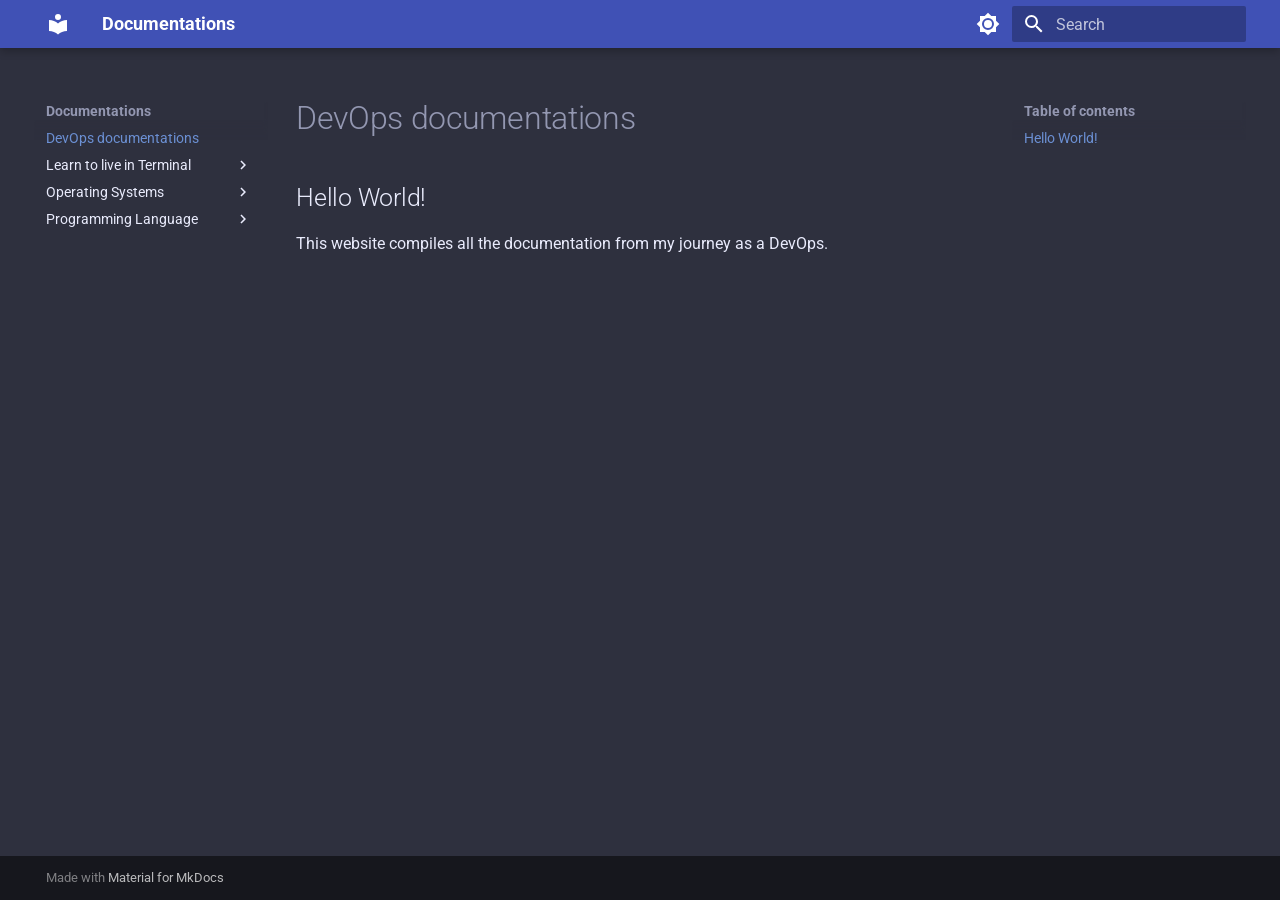
<file: index.html>
<!doctype html>
<html lang="en" class="no-js">
  <head>
    
      <meta charset="utf-8">
      <meta name="viewport" content="width=device-width,initial-scale=1">
      
      
      
        <link rel="canonical" href="https://docs.baissaoui.fr/">
      
      
      
        <link rel="next" href="Learn%20to%20live%20in%20Terminal/Editors/Emacs/">
      
      <link rel="icon" href="assets/images/favicon.png">
      <meta name="generator" content="mkdocs-1.5.2, mkdocs-material-9.1.21">
    
    
      
        <title>Documentations</title>
      
    
    
      <link rel="stylesheet" href="assets/stylesheets/main.eebd395e.min.css">
      
        
        <link rel="stylesheet" href="assets/stylesheets/palette.ecc896b0.min.css">
      
      

    
    
    
      
        
        
        <link rel="preconnect" href="https://fonts.gstatic.com" crossorigin>
        <link rel="stylesheet" href="https://fonts.googleapis.com/css?family=Roboto:300,300i,400,400i,700,700i%7CRoboto+Mono:400,400i,700,700i&display=fallback">
        <style>:root{--md-text-font:"Roboto";--md-code-font:"Roboto Mono"}</style>
      
    
    
    <script>__md_scope=new URL(".",location),__md_hash=e=>[...e].reduce((e,_)=>(e<<5)-e+_.charCodeAt(0),0),__md_get=(e,_=localStorage,t=__md_scope)=>JSON.parse(_.getItem(t.pathname+"."+e)),__md_set=(e,_,t=localStorage,a=__md_scope)=>{try{t.setItem(a.pathname+"."+e,JSON.stringify(_))}catch(e){}}</script>
    
      

    
    
    
  </head>
  
  
    
    
      
    
    
    
    
    <body dir="ltr" data-md-color-scheme="slate" data-md-color-primary="indigo" data-md-color-accent="indigo">
  
    
    
      <script>var palette=__md_get("__palette");if(palette&&"object"==typeof palette.color)for(var key of Object.keys(palette.color))document.body.setAttribute("data-md-color-"+key,palette.color[key])</script>
    
    <input class="md-toggle" data-md-toggle="drawer" type="checkbox" id="__drawer" autocomplete="off">
    <input class="md-toggle" data-md-toggle="search" type="checkbox" id="__search" autocomplete="off">
    <label class="md-overlay" for="__drawer"></label>
    <div data-md-component="skip">
      
        
        <a href="#devops-documentations" class="md-skip">
          Skip to content
        </a>
      
    </div>
    <div data-md-component="announce">
      
    </div>
    
    
      

  

<header class="md-header md-header--shadow" data-md-component="header">
  <nav class="md-header__inner md-grid" aria-label="Header">
    <a href="." title="Documentations" class="md-header__button md-logo" aria-label="Documentations" data-md-component="logo">
      
  
  <svg xmlns="http://www.w3.org/2000/svg" viewBox="0 0 24 24"><path d="M12 8a3 3 0 0 0 3-3 3 3 0 0 0-3-3 3 3 0 0 0-3 3 3 3 0 0 0 3 3m0 3.54C9.64 9.35 6.5 8 3 8v11c3.5 0 6.64 1.35 9 3.54 2.36-2.19 5.5-3.54 9-3.54V8c-3.5 0-6.64 1.35-9 3.54Z"/></svg>

    </a>
    <label class="md-header__button md-icon" for="__drawer">
      <svg xmlns="http://www.w3.org/2000/svg" viewBox="0 0 24 24"><path d="M3 6h18v2H3V6m0 5h18v2H3v-2m0 5h18v2H3v-2Z"/></svg>
    </label>
    <div class="md-header__title" data-md-component="header-title">
      <div class="md-header__ellipsis">
        <div class="md-header__topic">
          <span class="md-ellipsis">
            Documentations
          </span>
        </div>
        <div class="md-header__topic" data-md-component="header-topic">
          <span class="md-ellipsis">
            
              DevOps documentations
            
          </span>
        </div>
      </div>
    </div>
    
      
        <form class="md-header__option" data-md-component="palette">
          
            
            
            
            <input class="md-option" data-md-color-media="" data-md-color-scheme="slate" data-md-color-primary="indigo" data-md-color-accent="indigo"  aria-label="Switch to light mode"  type="radio" name="__palette" id="__palette_1">
            
              <label class="md-header__button md-icon" title="Switch to light mode" for="__palette_2" hidden>
                <svg xmlns="http://www.w3.org/2000/svg" viewBox="0 0 24 24"><path d="M12 8a4 4 0 0 0-4 4 4 4 0 0 0 4 4 4 4 0 0 0 4-4 4 4 0 0 0-4-4m0 10a6 6 0 0 1-6-6 6 6 0 0 1 6-6 6 6 0 0 1 6 6 6 6 0 0 1-6 6m8-9.31V4h-4.69L12 .69 8.69 4H4v4.69L.69 12 4 15.31V20h4.69L12 23.31 15.31 20H20v-4.69L23.31 12 20 8.69Z"/></svg>
              </label>
            
          
            
            
            
            <input class="md-option" data-md-color-media="" data-md-color-scheme="default" data-md-color-primary="indigo" data-md-color-accent="indigo"  aria-label="Switch to dark mode"  type="radio" name="__palette" id="__palette_2">
            
              <label class="md-header__button md-icon" title="Switch to dark mode" for="__palette_1" hidden>
                <svg xmlns="http://www.w3.org/2000/svg" viewBox="0 0 24 24"><path d="M12 18c-.89 0-1.74-.2-2.5-.55C11.56 16.5 13 14.42 13 12c0-2.42-1.44-4.5-3.5-5.45C10.26 6.2 11.11 6 12 6a6 6 0 0 1 6 6 6 6 0 0 1-6 6m8-9.31V4h-4.69L12 .69 8.69 4H4v4.69L.69 12 4 15.31V20h4.69L12 23.31 15.31 20H20v-4.69L23.31 12 20 8.69Z"/></svg>
              </label>
            
          
        </form>
      
    
    
    
      <label class="md-header__button md-icon" for="__search">
        <svg xmlns="http://www.w3.org/2000/svg" viewBox="0 0 24 24"><path d="M9.5 3A6.5 6.5 0 0 1 16 9.5c0 1.61-.59 3.09-1.56 4.23l.27.27h.79l5 5-1.5 1.5-5-5v-.79l-.27-.27A6.516 6.516 0 0 1 9.5 16 6.5 6.5 0 0 1 3 9.5 6.5 6.5 0 0 1 9.5 3m0 2C7 5 5 7 5 9.5S7 14 9.5 14 14 12 14 9.5 12 5 9.5 5Z"/></svg>
      </label>
      <div class="md-search" data-md-component="search" role="dialog">
  <label class="md-search__overlay" for="__search"></label>
  <div class="md-search__inner" role="search">
    <form class="md-search__form" name="search">
      <input type="text" class="md-search__input" name="query" aria-label="Search" placeholder="Search" autocapitalize="off" autocorrect="off" autocomplete="off" spellcheck="false" data-md-component="search-query" required>
      <label class="md-search__icon md-icon" for="__search">
        <svg xmlns="http://www.w3.org/2000/svg" viewBox="0 0 24 24"><path d="M9.5 3A6.5 6.5 0 0 1 16 9.5c0 1.61-.59 3.09-1.56 4.23l.27.27h.79l5 5-1.5 1.5-5-5v-.79l-.27-.27A6.516 6.516 0 0 1 9.5 16 6.5 6.5 0 0 1 3 9.5 6.5 6.5 0 0 1 9.5 3m0 2C7 5 5 7 5 9.5S7 14 9.5 14 14 12 14 9.5 12 5 9.5 5Z"/></svg>
        <svg xmlns="http://www.w3.org/2000/svg" viewBox="0 0 24 24"><path d="M20 11v2H8l5.5 5.5-1.42 1.42L4.16 12l7.92-7.92L13.5 5.5 8 11h12Z"/></svg>
      </label>
      <nav class="md-search__options" aria-label="Search">
        
        <button type="reset" class="md-search__icon md-icon" title="Clear" aria-label="Clear" tabindex="-1">
          <svg xmlns="http://www.w3.org/2000/svg" viewBox="0 0 24 24"><path d="M19 6.41 17.59 5 12 10.59 6.41 5 5 6.41 10.59 12 5 17.59 6.41 19 12 13.41 17.59 19 19 17.59 13.41 12 19 6.41Z"/></svg>
        </button>
      </nav>
      
    </form>
    <div class="md-search__output">
      <div class="md-search__scrollwrap" data-md-scrollfix>
        <div class="md-search-result" data-md-component="search-result">
          <div class="md-search-result__meta">
            Initializing search
          </div>
          <ol class="md-search-result__list" role="presentation"></ol>
        </div>
      </div>
    </div>
  </div>
</div>
    
    
  </nav>
  
</header>
    
    <div class="md-container" data-md-component="container">
      
      
        
          
        
      
      <main class="md-main" data-md-component="main">
        <div class="md-main__inner md-grid">
          
            
              
              <div class="md-sidebar md-sidebar--primary" data-md-component="sidebar" data-md-type="navigation" >
                <div class="md-sidebar__scrollwrap">
                  <div class="md-sidebar__inner">
                    


<nav class="md-nav md-nav--primary" aria-label="Navigation" data-md-level="0">
  <label class="md-nav__title" for="__drawer">
    <a href="." title="Documentations" class="md-nav__button md-logo" aria-label="Documentations" data-md-component="logo">
      
  
  <svg xmlns="http://www.w3.org/2000/svg" viewBox="0 0 24 24"><path d="M12 8a3 3 0 0 0 3-3 3 3 0 0 0-3-3 3 3 0 0 0-3 3 3 3 0 0 0 3 3m0 3.54C9.64 9.35 6.5 8 3 8v11c3.5 0 6.64 1.35 9 3.54 2.36-2.19 5.5-3.54 9-3.54V8c-3.5 0-6.64 1.35-9 3.54Z"/></svg>

    </a>
    Documentations
  </label>
  
  <ul class="md-nav__list" data-md-scrollfix>
    
      
      
      

  
  
    
  
  
    <li class="md-nav__item md-nav__item--active">
      
      <input class="md-nav__toggle md-toggle" type="checkbox" id="__toc">
      
      
        
      
      
        <label class="md-nav__link md-nav__link--active" for="__toc">
          DevOps documentations
          <span class="md-nav__icon md-icon"></span>
        </label>
      
      <a href="." class="md-nav__link md-nav__link--active">
        DevOps documentations
      </a>
      
        

<nav class="md-nav md-nav--secondary" aria-label="Table of contents">
  
  
  
    
  
  
    <label class="md-nav__title" for="__toc">
      <span class="md-nav__icon md-icon"></span>
      Table of contents
    </label>
    <ul class="md-nav__list" data-md-component="toc" data-md-scrollfix>
      
        <li class="md-nav__item">
  <a href="#hello-world" class="md-nav__link">
    Hello World!
  </a>
  
</li>
      
    </ul>
  
</nav>
      
    </li>
  

    
      
      
      

  
  
  
    
    <li class="md-nav__item md-nav__item--nested">
      
      
      
      
      <input class="md-nav__toggle md-toggle " type="checkbox" id="__nav_2" >
      
      
      
        <label class="md-nav__link" for="__nav_2" id="__nav_2_label" tabindex="0">
          Learn to live in Terminal
          <span class="md-nav__icon md-icon"></span>
        </label>
      
      <nav class="md-nav" data-md-level="1" aria-labelledby="__nav_2_label" aria-expanded="false">
        <label class="md-nav__title" for="__nav_2">
          <span class="md-nav__icon md-icon"></span>
          Learn to live in Terminal
        </label>
        <ul class="md-nav__list" data-md-scrollfix>
          
            
              
  
  
  
    
    <li class="md-nav__item md-nav__item--nested">
      
      
      
      
      <input class="md-nav__toggle md-toggle " type="checkbox" id="__nav_2_1" >
      
      
      
        <label class="md-nav__link" for="__nav_2_1" id="__nav_2_1_label" tabindex="0">
          Editors
          <span class="md-nav__icon md-icon"></span>
        </label>
      
      <nav class="md-nav" data-md-level="2" aria-labelledby="__nav_2_1_label" aria-expanded="false">
        <label class="md-nav__title" for="__nav_2_1">
          <span class="md-nav__icon md-icon"></span>
          Editors
        </label>
        <ul class="md-nav__list" data-md-scrollfix>
          
            
              
  
  
  
    
    <li class="md-nav__item md-nav__item--nested">
      
      
      
      
      <input class="md-nav__toggle md-toggle " type="checkbox" id="__nav_2_1_1" >
      
      
      
        <label class="md-nav__link" for="__nav_2_1_1" id="__nav_2_1_1_label" tabindex="0">
          Emacs
          <span class="md-nav__icon md-icon"></span>
        </label>
      
      <nav class="md-nav" data-md-level="3" aria-labelledby="__nav_2_1_1_label" aria-expanded="false">
        <label class="md-nav__title" for="__nav_2_1_1">
          <span class="md-nav__icon md-icon"></span>
          Emacs
        </label>
        <ul class="md-nav__list" data-md-scrollfix>
          
            
              
  
  
  
    <li class="md-nav__item">
      <a href="Learn%20to%20live%20in%20Terminal/Editors/Emacs/" class="md-nav__link">
        Index
      </a>
    </li>
  

            
          
        </ul>
      </nav>
    </li>
  

            
          
            
              
  
  
  
    
    <li class="md-nav__item md-nav__item--nested">
      
      
      
      
      <input class="md-nav__toggle md-toggle " type="checkbox" id="__nav_2_1_2" >
      
      
      
        <label class="md-nav__link" for="__nav_2_1_2" id="__nav_2_1_2_label" tabindex="0">
          Nano
          <span class="md-nav__icon md-icon"></span>
        </label>
      
      <nav class="md-nav" data-md-level="3" aria-labelledby="__nav_2_1_2_label" aria-expanded="false">
        <label class="md-nav__title" for="__nav_2_1_2">
          <span class="md-nav__icon md-icon"></span>
          Nano
        </label>
        <ul class="md-nav__list" data-md-scrollfix>
          
            
              
  
  
  
    <li class="md-nav__item">
      <a href="Learn%20to%20live%20in%20Terminal/Editors/Nano/" class="md-nav__link">
        Index
      </a>
    </li>
  

            
          
        </ul>
      </nav>
    </li>
  

            
          
            
              
  
  
  
    
    <li class="md-nav__item md-nav__item--nested">
      
      
      
      
      <input class="md-nav__toggle md-toggle " type="checkbox" id="__nav_2_1_3" >
      
      
      
        <label class="md-nav__link" for="__nav_2_1_3" id="__nav_2_1_3_label" tabindex="0">
          Vim
          <span class="md-nav__icon md-icon"></span>
        </label>
      
      <nav class="md-nav" data-md-level="3" aria-labelledby="__nav_2_1_3_label" aria-expanded="false">
        <label class="md-nav__title" for="__nav_2_1_3">
          <span class="md-nav__icon md-icon"></span>
          Vim
        </label>
        <ul class="md-nav__list" data-md-scrollfix>
          
            
              
  
  
  
    <li class="md-nav__item">
      <a href="Learn%20to%20live%20in%20Terminal/Editors/Vim/" class="md-nav__link">
        Index
      </a>
    </li>
  

            
          
        </ul>
      </nav>
    </li>
  

            
          
        </ul>
      </nav>
    </li>
  

            
          
        </ul>
      </nav>
    </li>
  

    
      
      
      

  
  
  
    
    <li class="md-nav__item md-nav__item--nested">
      
      
      
      
      <input class="md-nav__toggle md-toggle " type="checkbox" id="__nav_3" >
      
      
      
        <label class="md-nav__link" for="__nav_3" id="__nav_3_label" tabindex="0">
          Operating Systems
          <span class="md-nav__icon md-icon"></span>
        </label>
      
      <nav class="md-nav" data-md-level="1" aria-labelledby="__nav_3_label" aria-expanded="false">
        <label class="md-nav__title" for="__nav_3">
          <span class="md-nav__icon md-icon"></span>
          Operating Systems
        </label>
        <ul class="md-nav__list" data-md-scrollfix>
          
            
              
  
  
  
    
    <li class="md-nav__item md-nav__item--nested">
      
      
      
      
      <input class="md-nav__toggle md-toggle " type="checkbox" id="__nav_3_1" >
      
      
      
        <label class="md-nav__link" for="__nav_3_1" id="__nav_3_1_label" tabindex="0">
          Linux
          <span class="md-nav__icon md-icon"></span>
        </label>
      
      <nav class="md-nav" data-md-level="2" aria-labelledby="__nav_3_1_label" aria-expanded="false">
        <label class="md-nav__title" for="__nav_3_1">
          <span class="md-nav__icon md-icon"></span>
          Linux
        </label>
        <ul class="md-nav__list" data-md-scrollfix>
          
            
              
  
  
  
    <li class="md-nav__item">
      <a href="Operating%20Systems/Linux/" class="md-nav__link">
        Index
      </a>
    </li>
  

            
          
        </ul>
      </nav>
    </li>
  

            
          
            
              
  
  
  
    
    <li class="md-nav__item md-nav__item--nested">
      
      
      
      
      <input class="md-nav__toggle md-toggle " type="checkbox" id="__nav_3_2" >
      
      
      
        <label class="md-nav__link" for="__nav_3_2" id="__nav_3_2_label" tabindex="0">
          Windows
          <span class="md-nav__icon md-icon"></span>
        </label>
      
      <nav class="md-nav" data-md-level="2" aria-labelledby="__nav_3_2_label" aria-expanded="false">
        <label class="md-nav__title" for="__nav_3_2">
          <span class="md-nav__icon md-icon"></span>
          Windows
        </label>
        <ul class="md-nav__list" data-md-scrollfix>
          
            
              
  
  
  
    <li class="md-nav__item">
      <a href="Operating%20Systems/Windows/" class="md-nav__link">
        Index
      </a>
    </li>
  

            
          
        </ul>
      </nav>
    </li>
  

            
          
        </ul>
      </nav>
    </li>
  

    
      
      
      

  
  
  
    
    <li class="md-nav__item md-nav__item--nested">
      
      
      
      
      <input class="md-nav__toggle md-toggle " type="checkbox" id="__nav_4" >
      
      
      
        <label class="md-nav__link" for="__nav_4" id="__nav_4_label" tabindex="0">
          Programming Language
          <span class="md-nav__icon md-icon"></span>
        </label>
      
      <nav class="md-nav" data-md-level="1" aria-labelledby="__nav_4_label" aria-expanded="false">
        <label class="md-nav__title" for="__nav_4">
          <span class="md-nav__icon md-icon"></span>
          Programming Language
        </label>
        <ul class="md-nav__list" data-md-scrollfix>
          
            
              
  
  
  
    
    <li class="md-nav__item md-nav__item--nested">
      
      
      
      
      <input class="md-nav__toggle md-toggle " type="checkbox" id="__nav_4_1" >
      
      
      
        <label class="md-nav__link" for="__nav_4_1" id="__nav_4_1_label" tabindex="0">
          Python
          <span class="md-nav__icon md-icon"></span>
        </label>
      
      <nav class="md-nav" data-md-level="2" aria-labelledby="__nav_4_1_label" aria-expanded="false">
        <label class="md-nav__title" for="__nav_4_1">
          <span class="md-nav__icon md-icon"></span>
          Python
        </label>
        <ul class="md-nav__list" data-md-scrollfix>
          
            
              
  
  
  
    <li class="md-nav__item">
      <a href="Programming%20Language/Python/" class="md-nav__link">
        Index
      </a>
    </li>
  

            
          
        </ul>
      </nav>
    </li>
  

            
          
        </ul>
      </nav>
    </li>
  

    
  </ul>
</nav>
                  </div>
                </div>
              </div>
            
            
              
              <div class="md-sidebar md-sidebar--secondary" data-md-component="sidebar" data-md-type="toc" >
                <div class="md-sidebar__scrollwrap">
                  <div class="md-sidebar__inner">
                    

<nav class="md-nav md-nav--secondary" aria-label="Table of contents">
  
  
  
    
  
  
    <label class="md-nav__title" for="__toc">
      <span class="md-nav__icon md-icon"></span>
      Table of contents
    </label>
    <ul class="md-nav__list" data-md-component="toc" data-md-scrollfix>
      
        <li class="md-nav__item">
  <a href="#hello-world" class="md-nav__link">
    Hello World!
  </a>
  
</li>
      
    </ul>
  
</nav>
                  </div>
                </div>
              </div>
            
          
          
            <div class="md-content" data-md-component="content">
              <article class="md-content__inner md-typeset">
                
                  


<h1 id="devops-documentations">DevOps documentations</h1>
<h2 id="hello-world">Hello World!</h2>
<p>This website compiles all the documentation from my journey as a DevOps.</p>





                
              </article>
            </div>
          
          
        </div>
        
      </main>
      
        <footer class="md-footer">
  
  <div class="md-footer-meta md-typeset">
    <div class="md-footer-meta__inner md-grid">
      <div class="md-copyright">
  
  
    Made with
    <a href="https://squidfunk.github.io/mkdocs-material/" target="_blank" rel="noopener">
      Material for MkDocs
    </a>
  
</div>
      
    </div>
  </div>
</footer>
      
    </div>
    <div class="md-dialog" data-md-component="dialog">
      <div class="md-dialog__inner md-typeset"></div>
    </div>
    
    <script id="__config" type="application/json">{"base": ".", "features": [], "search": "assets/javascripts/workers/search.74e28a9f.min.js", "translations": {"clipboard.copied": "Copied to clipboard", "clipboard.copy": "Copy to clipboard", "search.result.more.one": "1 more on this page", "search.result.more.other": "# more on this page", "search.result.none": "No matching documents", "search.result.one": "1 matching document", "search.result.other": "# matching documents", "search.result.placeholder": "Type to start searching", "search.result.term.missing": "Missing", "select.version": "Select version"}}</script>
    
    
      <script src="assets/javascripts/bundle.220ee61c.min.js"></script>
      
    
  </body>
</html>
</file>
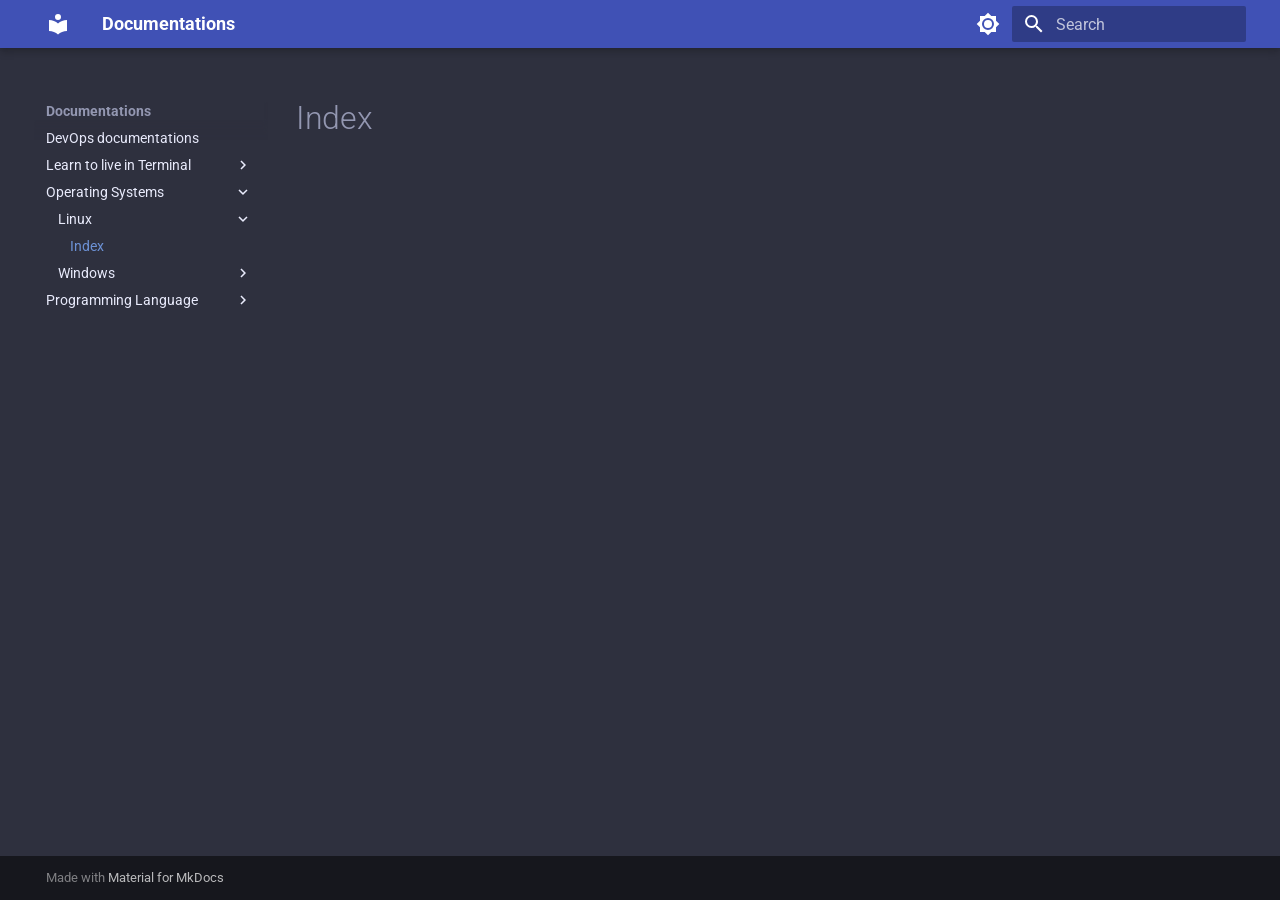
<file: Operating Systems/Linux/index.html>
<!doctype html>
<html lang="en" class="no-js">
  <head>
    
      <meta charset="utf-8">
      <meta name="viewport" content="width=device-width,initial-scale=1">
      
      
      
        <link rel="canonical" href="https://docs.baissaoui.fr/Operating%20Systems/Linux/">
      
      
        <link rel="prev" href="../../Learn%20to%20live%20in%20Terminal/Editors/Vim/">
      
      
        <link rel="next" href="../Windows/">
      
      <link rel="icon" href="../../assets/images/favicon.png">
      <meta name="generator" content="mkdocs-1.5.2, mkdocs-material-9.1.21">
    
    
      
        <title>Index - Documentations</title>
      
    
    
      <link rel="stylesheet" href="../../assets/stylesheets/main.eebd395e.min.css">
      
        
        <link rel="stylesheet" href="../../assets/stylesheets/palette.ecc896b0.min.css">
      
      

    
    
    
      
        
        
        <link rel="preconnect" href="https://fonts.gstatic.com" crossorigin>
        <link rel="stylesheet" href="https://fonts.googleapis.com/css?family=Roboto:300,300i,400,400i,700,700i%7CRoboto+Mono:400,400i,700,700i&display=fallback">
        <style>:root{--md-text-font:"Roboto";--md-code-font:"Roboto Mono"}</style>
      
    
    
    <script>__md_scope=new URL("../..",location),__md_hash=e=>[...e].reduce((e,_)=>(e<<5)-e+_.charCodeAt(0),0),__md_get=(e,_=localStorage,t=__md_scope)=>JSON.parse(_.getItem(t.pathname+"."+e)),__md_set=(e,_,t=localStorage,a=__md_scope)=>{try{t.setItem(a.pathname+"."+e,JSON.stringify(_))}catch(e){}}</script>
    
      

    
    
    
  </head>
  
  
    
    
      
    
    
    
    
    <body dir="ltr" data-md-color-scheme="slate" data-md-color-primary="indigo" data-md-color-accent="indigo">
  
    
    
      <script>var palette=__md_get("__palette");if(palette&&"object"==typeof palette.color)for(var key of Object.keys(palette.color))document.body.setAttribute("data-md-color-"+key,palette.color[key])</script>
    
    <input class="md-toggle" data-md-toggle="drawer" type="checkbox" id="__drawer" autocomplete="off">
    <input class="md-toggle" data-md-toggle="search" type="checkbox" id="__search" autocomplete="off">
    <label class="md-overlay" for="__drawer"></label>
    <div data-md-component="skip">
      
    </div>
    <div data-md-component="announce">
      
    </div>
    
    
      

  

<header class="md-header md-header--shadow" data-md-component="header">
  <nav class="md-header__inner md-grid" aria-label="Header">
    <a href="../.." title="Documentations" class="md-header__button md-logo" aria-label="Documentations" data-md-component="logo">
      
  
  <svg xmlns="http://www.w3.org/2000/svg" viewBox="0 0 24 24"><path d="M12 8a3 3 0 0 0 3-3 3 3 0 0 0-3-3 3 3 0 0 0-3 3 3 3 0 0 0 3 3m0 3.54C9.64 9.35 6.5 8 3 8v11c3.5 0 6.64 1.35 9 3.54 2.36-2.19 5.5-3.54 9-3.54V8c-3.5 0-6.64 1.35-9 3.54Z"/></svg>

    </a>
    <label class="md-header__button md-icon" for="__drawer">
      <svg xmlns="http://www.w3.org/2000/svg" viewBox="0 0 24 24"><path d="M3 6h18v2H3V6m0 5h18v2H3v-2m0 5h18v2H3v-2Z"/></svg>
    </label>
    <div class="md-header__title" data-md-component="header-title">
      <div class="md-header__ellipsis">
        <div class="md-header__topic">
          <span class="md-ellipsis">
            Documentations
          </span>
        </div>
        <div class="md-header__topic" data-md-component="header-topic">
          <span class="md-ellipsis">
            
              Index
            
          </span>
        </div>
      </div>
    </div>
    
      
        <form class="md-header__option" data-md-component="palette">
          
            
            
            
            <input class="md-option" data-md-color-media="" data-md-color-scheme="slate" data-md-color-primary="indigo" data-md-color-accent="indigo"  aria-label="Switch to light mode"  type="radio" name="__palette" id="__palette_1">
            
              <label class="md-header__button md-icon" title="Switch to light mode" for="__palette_2" hidden>
                <svg xmlns="http://www.w3.org/2000/svg" viewBox="0 0 24 24"><path d="M12 8a4 4 0 0 0-4 4 4 4 0 0 0 4 4 4 4 0 0 0 4-4 4 4 0 0 0-4-4m0 10a6 6 0 0 1-6-6 6 6 0 0 1 6-6 6 6 0 0 1 6 6 6 6 0 0 1-6 6m8-9.31V4h-4.69L12 .69 8.69 4H4v4.69L.69 12 4 15.31V20h4.69L12 23.31 15.31 20H20v-4.69L23.31 12 20 8.69Z"/></svg>
              </label>
            
          
            
            
            
            <input class="md-option" data-md-color-media="" data-md-color-scheme="default" data-md-color-primary="indigo" data-md-color-accent="indigo"  aria-label="Switch to dark mode"  type="radio" name="__palette" id="__palette_2">
            
              <label class="md-header__button md-icon" title="Switch to dark mode" for="__palette_1" hidden>
                <svg xmlns="http://www.w3.org/2000/svg" viewBox="0 0 24 24"><path d="M12 18c-.89 0-1.74-.2-2.5-.55C11.56 16.5 13 14.42 13 12c0-2.42-1.44-4.5-3.5-5.45C10.26 6.2 11.11 6 12 6a6 6 0 0 1 6 6 6 6 0 0 1-6 6m8-9.31V4h-4.69L12 .69 8.69 4H4v4.69L.69 12 4 15.31V20h4.69L12 23.31 15.31 20H20v-4.69L23.31 12 20 8.69Z"/></svg>
              </label>
            
          
        </form>
      
    
    
    
      <label class="md-header__button md-icon" for="__search">
        <svg xmlns="http://www.w3.org/2000/svg" viewBox="0 0 24 24"><path d="M9.5 3A6.5 6.5 0 0 1 16 9.5c0 1.61-.59 3.09-1.56 4.23l.27.27h.79l5 5-1.5 1.5-5-5v-.79l-.27-.27A6.516 6.516 0 0 1 9.5 16 6.5 6.5 0 0 1 3 9.5 6.5 6.5 0 0 1 9.5 3m0 2C7 5 5 7 5 9.5S7 14 9.5 14 14 12 14 9.5 12 5 9.5 5Z"/></svg>
      </label>
      <div class="md-search" data-md-component="search" role="dialog">
  <label class="md-search__overlay" for="__search"></label>
  <div class="md-search__inner" role="search">
    <form class="md-search__form" name="search">
      <input type="text" class="md-search__input" name="query" aria-label="Search" placeholder="Search" autocapitalize="off" autocorrect="off" autocomplete="off" spellcheck="false" data-md-component="search-query" required>
      <label class="md-search__icon md-icon" for="__search">
        <svg xmlns="http://www.w3.org/2000/svg" viewBox="0 0 24 24"><path d="M9.5 3A6.5 6.5 0 0 1 16 9.5c0 1.61-.59 3.09-1.56 4.23l.27.27h.79l5 5-1.5 1.5-5-5v-.79l-.27-.27A6.516 6.516 0 0 1 9.5 16 6.5 6.5 0 0 1 3 9.5 6.5 6.5 0 0 1 9.5 3m0 2C7 5 5 7 5 9.5S7 14 9.5 14 14 12 14 9.5 12 5 9.5 5Z"/></svg>
        <svg xmlns="http://www.w3.org/2000/svg" viewBox="0 0 24 24"><path d="M20 11v2H8l5.5 5.5-1.42 1.42L4.16 12l7.92-7.92L13.5 5.5 8 11h12Z"/></svg>
      </label>
      <nav class="md-search__options" aria-label="Search">
        
        <button type="reset" class="md-search__icon md-icon" title="Clear" aria-label="Clear" tabindex="-1">
          <svg xmlns="http://www.w3.org/2000/svg" viewBox="0 0 24 24"><path d="M19 6.41 17.59 5 12 10.59 6.41 5 5 6.41 10.59 12 5 17.59 6.41 19 12 13.41 17.59 19 19 17.59 13.41 12 19 6.41Z"/></svg>
        </button>
      </nav>
      
    </form>
    <div class="md-search__output">
      <div class="md-search__scrollwrap" data-md-scrollfix>
        <div class="md-search-result" data-md-component="search-result">
          <div class="md-search-result__meta">
            Initializing search
          </div>
          <ol class="md-search-result__list" role="presentation"></ol>
        </div>
      </div>
    </div>
  </div>
</div>
    
    
  </nav>
  
</header>
    
    <div class="md-container" data-md-component="container">
      
      
        
          
        
      
      <main class="md-main" data-md-component="main">
        <div class="md-main__inner md-grid">
          
            
              
              <div class="md-sidebar md-sidebar--primary" data-md-component="sidebar" data-md-type="navigation" >
                <div class="md-sidebar__scrollwrap">
                  <div class="md-sidebar__inner">
                    


<nav class="md-nav md-nav--primary" aria-label="Navigation" data-md-level="0">
  <label class="md-nav__title" for="__drawer">
    <a href="../.." title="Documentations" class="md-nav__button md-logo" aria-label="Documentations" data-md-component="logo">
      
  
  <svg xmlns="http://www.w3.org/2000/svg" viewBox="0 0 24 24"><path d="M12 8a3 3 0 0 0 3-3 3 3 0 0 0-3-3 3 3 0 0 0-3 3 3 3 0 0 0 3 3m0 3.54C9.64 9.35 6.5 8 3 8v11c3.5 0 6.64 1.35 9 3.54 2.36-2.19 5.5-3.54 9-3.54V8c-3.5 0-6.64 1.35-9 3.54Z"/></svg>

    </a>
    Documentations
  </label>
  
  <ul class="md-nav__list" data-md-scrollfix>
    
      
      
      

  
  
  
    <li class="md-nav__item">
      <a href="../.." class="md-nav__link">
        DevOps documentations
      </a>
    </li>
  

    
      
      
      

  
  
  
    
    <li class="md-nav__item md-nav__item--nested">
      
      
      
      
      <input class="md-nav__toggle md-toggle " type="checkbox" id="__nav_2" >
      
      
      
        <label class="md-nav__link" for="__nav_2" id="__nav_2_label" tabindex="0">
          Learn to live in Terminal
          <span class="md-nav__icon md-icon"></span>
        </label>
      
      <nav class="md-nav" data-md-level="1" aria-labelledby="__nav_2_label" aria-expanded="false">
        <label class="md-nav__title" for="__nav_2">
          <span class="md-nav__icon md-icon"></span>
          Learn to live in Terminal
        </label>
        <ul class="md-nav__list" data-md-scrollfix>
          
            
              
  
  
  
    
    <li class="md-nav__item md-nav__item--nested">
      
      
      
      
      <input class="md-nav__toggle md-toggle " type="checkbox" id="__nav_2_1" >
      
      
      
        <label class="md-nav__link" for="__nav_2_1" id="__nav_2_1_label" tabindex="0">
          Editors
          <span class="md-nav__icon md-icon"></span>
        </label>
      
      <nav class="md-nav" data-md-level="2" aria-labelledby="__nav_2_1_label" aria-expanded="false">
        <label class="md-nav__title" for="__nav_2_1">
          <span class="md-nav__icon md-icon"></span>
          Editors
        </label>
        <ul class="md-nav__list" data-md-scrollfix>
          
            
              
  
  
  
    
    <li class="md-nav__item md-nav__item--nested">
      
      
      
      
      <input class="md-nav__toggle md-toggle " type="checkbox" id="__nav_2_1_1" >
      
      
      
        <label class="md-nav__link" for="__nav_2_1_1" id="__nav_2_1_1_label" tabindex="0">
          Emacs
          <span class="md-nav__icon md-icon"></span>
        </label>
      
      <nav class="md-nav" data-md-level="3" aria-labelledby="__nav_2_1_1_label" aria-expanded="false">
        <label class="md-nav__title" for="__nav_2_1_1">
          <span class="md-nav__icon md-icon"></span>
          Emacs
        </label>
        <ul class="md-nav__list" data-md-scrollfix>
          
            
              
  
  
  
    <li class="md-nav__item">
      <a href="../../Learn%20to%20live%20in%20Terminal/Editors/Emacs/" class="md-nav__link">
        Index
      </a>
    </li>
  

            
          
        </ul>
      </nav>
    </li>
  

            
          
            
              
  
  
  
    
    <li class="md-nav__item md-nav__item--nested">
      
      
      
      
      <input class="md-nav__toggle md-toggle " type="checkbox" id="__nav_2_1_2" >
      
      
      
        <label class="md-nav__link" for="__nav_2_1_2" id="__nav_2_1_2_label" tabindex="0">
          Nano
          <span class="md-nav__icon md-icon"></span>
        </label>
      
      <nav class="md-nav" data-md-level="3" aria-labelledby="__nav_2_1_2_label" aria-expanded="false">
        <label class="md-nav__title" for="__nav_2_1_2">
          <span class="md-nav__icon md-icon"></span>
          Nano
        </label>
        <ul class="md-nav__list" data-md-scrollfix>
          
            
              
  
  
  
    <li class="md-nav__item">
      <a href="../../Learn%20to%20live%20in%20Terminal/Editors/Nano/" class="md-nav__link">
        Index
      </a>
    </li>
  

            
          
        </ul>
      </nav>
    </li>
  

            
          
            
              
  
  
  
    
    <li class="md-nav__item md-nav__item--nested">
      
      
      
      
      <input class="md-nav__toggle md-toggle " type="checkbox" id="__nav_2_1_3" >
      
      
      
        <label class="md-nav__link" for="__nav_2_1_3" id="__nav_2_1_3_label" tabindex="0">
          Vim
          <span class="md-nav__icon md-icon"></span>
        </label>
      
      <nav class="md-nav" data-md-level="3" aria-labelledby="__nav_2_1_3_label" aria-expanded="false">
        <label class="md-nav__title" for="__nav_2_1_3">
          <span class="md-nav__icon md-icon"></span>
          Vim
        </label>
        <ul class="md-nav__list" data-md-scrollfix>
          
            
              
  
  
  
    <li class="md-nav__item">
      <a href="../../Learn%20to%20live%20in%20Terminal/Editors/Vim/" class="md-nav__link">
        Index
      </a>
    </li>
  

            
          
        </ul>
      </nav>
    </li>
  

            
          
        </ul>
      </nav>
    </li>
  

            
          
        </ul>
      </nav>
    </li>
  

    
      
      
      

  
  
    
  
  
    
    <li class="md-nav__item md-nav__item--active md-nav__item--nested">
      
      
      
      
      <input class="md-nav__toggle md-toggle " type="checkbox" id="__nav_3" checked>
      
      
      
        <label class="md-nav__link" for="__nav_3" id="__nav_3_label" tabindex="0">
          Operating Systems
          <span class="md-nav__icon md-icon"></span>
        </label>
      
      <nav class="md-nav" data-md-level="1" aria-labelledby="__nav_3_label" aria-expanded="true">
        <label class="md-nav__title" for="__nav_3">
          <span class="md-nav__icon md-icon"></span>
          Operating Systems
        </label>
        <ul class="md-nav__list" data-md-scrollfix>
          
            
              
  
  
    
  
  
    
    <li class="md-nav__item md-nav__item--active md-nav__item--nested">
      
      
      
      
      <input class="md-nav__toggle md-toggle " type="checkbox" id="__nav_3_1" checked>
      
      
      
        <label class="md-nav__link" for="__nav_3_1" id="__nav_3_1_label" tabindex="0">
          Linux
          <span class="md-nav__icon md-icon"></span>
        </label>
      
      <nav class="md-nav" data-md-level="2" aria-labelledby="__nav_3_1_label" aria-expanded="true">
        <label class="md-nav__title" for="__nav_3_1">
          <span class="md-nav__icon md-icon"></span>
          Linux
        </label>
        <ul class="md-nav__list" data-md-scrollfix>
          
            
              
  
  
    
  
  
    <li class="md-nav__item md-nav__item--active">
      
      <input class="md-nav__toggle md-toggle" type="checkbox" id="__toc">
      
      
      
      <a href="./" class="md-nav__link md-nav__link--active">
        Index
      </a>
      
    </li>
  

            
          
        </ul>
      </nav>
    </li>
  

            
          
            
              
  
  
  
    
    <li class="md-nav__item md-nav__item--nested">
      
      
      
      
      <input class="md-nav__toggle md-toggle " type="checkbox" id="__nav_3_2" >
      
      
      
        <label class="md-nav__link" for="__nav_3_2" id="__nav_3_2_label" tabindex="0">
          Windows
          <span class="md-nav__icon md-icon"></span>
        </label>
      
      <nav class="md-nav" data-md-level="2" aria-labelledby="__nav_3_2_label" aria-expanded="false">
        <label class="md-nav__title" for="__nav_3_2">
          <span class="md-nav__icon md-icon"></span>
          Windows
        </label>
        <ul class="md-nav__list" data-md-scrollfix>
          
            
              
  
  
  
    <li class="md-nav__item">
      <a href="../Windows/" class="md-nav__link">
        Index
      </a>
    </li>
  

            
          
        </ul>
      </nav>
    </li>
  

            
          
        </ul>
      </nav>
    </li>
  

    
      
      
      

  
  
  
    
    <li class="md-nav__item md-nav__item--nested">
      
      
      
      
      <input class="md-nav__toggle md-toggle " type="checkbox" id="__nav_4" >
      
      
      
        <label class="md-nav__link" for="__nav_4" id="__nav_4_label" tabindex="0">
          Programming Language
          <span class="md-nav__icon md-icon"></span>
        </label>
      
      <nav class="md-nav" data-md-level="1" aria-labelledby="__nav_4_label" aria-expanded="false">
        <label class="md-nav__title" for="__nav_4">
          <span class="md-nav__icon md-icon"></span>
          Programming Language
        </label>
        <ul class="md-nav__list" data-md-scrollfix>
          
            
              
  
  
  
    
    <li class="md-nav__item md-nav__item--nested">
      
      
      
      
      <input class="md-nav__toggle md-toggle " type="checkbox" id="__nav_4_1" >
      
      
      
        <label class="md-nav__link" for="__nav_4_1" id="__nav_4_1_label" tabindex="0">
          Python
          <span class="md-nav__icon md-icon"></span>
        </label>
      
      <nav class="md-nav" data-md-level="2" aria-labelledby="__nav_4_1_label" aria-expanded="false">
        <label class="md-nav__title" for="__nav_4_1">
          <span class="md-nav__icon md-icon"></span>
          Python
        </label>
        <ul class="md-nav__list" data-md-scrollfix>
          
            
              
  
  
  
    <li class="md-nav__item">
      <a href="../../Programming%20Language/Python/" class="md-nav__link">
        Index
      </a>
    </li>
  

            
          
        </ul>
      </nav>
    </li>
  

            
          
        </ul>
      </nav>
    </li>
  

    
  </ul>
</nav>
                  </div>
                </div>
              </div>
            
            
              
              <div class="md-sidebar md-sidebar--secondary" data-md-component="sidebar" data-md-type="toc" >
                <div class="md-sidebar__scrollwrap">
                  <div class="md-sidebar__inner">
                    

<nav class="md-nav md-nav--secondary" aria-label="Table of contents">
  
  
  
  
</nav>
                  </div>
                </div>
              </div>
            
          
          
            <div class="md-content" data-md-component="content">
              <article class="md-content__inner md-typeset">
                
                  


  <h1>Index</h1>







                
              </article>
            </div>
          
          
        </div>
        
      </main>
      
        <footer class="md-footer">
  
  <div class="md-footer-meta md-typeset">
    <div class="md-footer-meta__inner md-grid">
      <div class="md-copyright">
  
  
    Made with
    <a href="https://squidfunk.github.io/mkdocs-material/" target="_blank" rel="noopener">
      Material for MkDocs
    </a>
  
</div>
      
    </div>
  </div>
</footer>
      
    </div>
    <div class="md-dialog" data-md-component="dialog">
      <div class="md-dialog__inner md-typeset"></div>
    </div>
    
    <script id="__config" type="application/json">{"base": "../..", "features": [], "search": "../../assets/javascripts/workers/search.74e28a9f.min.js", "translations": {"clipboard.copied": "Copied to clipboard", "clipboard.copy": "Copy to clipboard", "search.result.more.one": "1 more on this page", "search.result.more.other": "# more on this page", "search.result.none": "No matching documents", "search.result.one": "1 matching document", "search.result.other": "# matching documents", "search.result.placeholder": "Type to start searching", "search.result.term.missing": "Missing", "select.version": "Select version"}}</script>
    
    
      <script src="../../assets/javascripts/bundle.220ee61c.min.js"></script>
      
    
  </body>
</html>
</file>
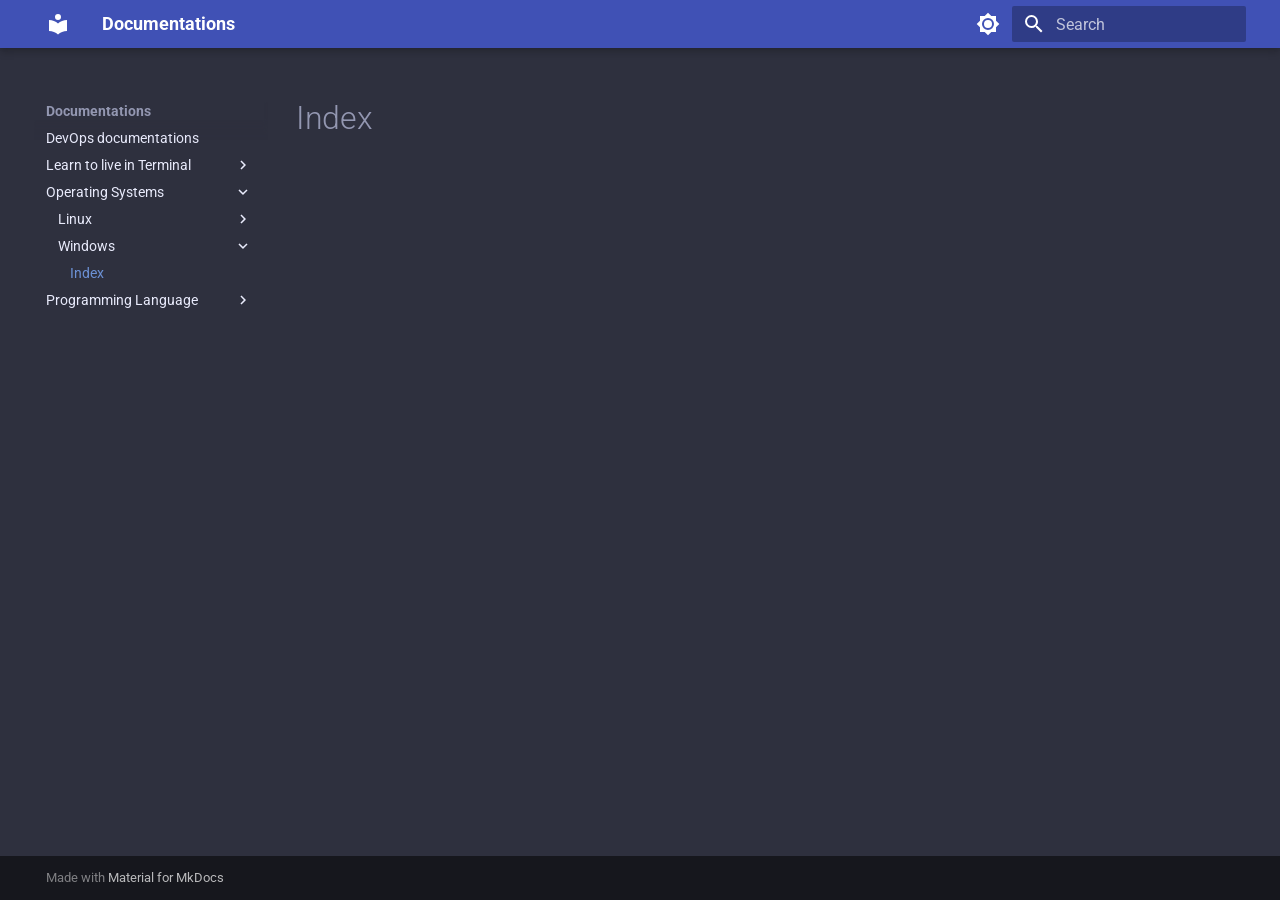
<file: Operating Systems/Windows/index.html>
<!doctype html>
<html lang="en" class="no-js">
  <head>
    
      <meta charset="utf-8">
      <meta name="viewport" content="width=device-width,initial-scale=1">
      
      
      
        <link rel="canonical" href="https://docs.baissaoui.fr/Operating%20Systems/Windows/">
      
      
        <link rel="prev" href="../Linux/">
      
      
        <link rel="next" href="../../Programming%20Language/Python/">
      
      <link rel="icon" href="../../assets/images/favicon.png">
      <meta name="generator" content="mkdocs-1.5.2, mkdocs-material-9.1.21">
    
    
      
        <title>Index - Documentations</title>
      
    
    
      <link rel="stylesheet" href="../../assets/stylesheets/main.eebd395e.min.css">
      
        
        <link rel="stylesheet" href="../../assets/stylesheets/palette.ecc896b0.min.css">
      
      

    
    
    
      
        
        
        <link rel="preconnect" href="https://fonts.gstatic.com" crossorigin>
        <link rel="stylesheet" href="https://fonts.googleapis.com/css?family=Roboto:300,300i,400,400i,700,700i%7CRoboto+Mono:400,400i,700,700i&display=fallback">
        <style>:root{--md-text-font:"Roboto";--md-code-font:"Roboto Mono"}</style>
      
    
    
    <script>__md_scope=new URL("../..",location),__md_hash=e=>[...e].reduce((e,_)=>(e<<5)-e+_.charCodeAt(0),0),__md_get=(e,_=localStorage,t=__md_scope)=>JSON.parse(_.getItem(t.pathname+"."+e)),__md_set=(e,_,t=localStorage,a=__md_scope)=>{try{t.setItem(a.pathname+"."+e,JSON.stringify(_))}catch(e){}}</script>
    
      

    
    
    
  </head>
  
  
    
    
      
    
    
    
    
    <body dir="ltr" data-md-color-scheme="slate" data-md-color-primary="indigo" data-md-color-accent="indigo">
  
    
    
      <script>var palette=__md_get("__palette");if(palette&&"object"==typeof palette.color)for(var key of Object.keys(palette.color))document.body.setAttribute("data-md-color-"+key,palette.color[key])</script>
    
    <input class="md-toggle" data-md-toggle="drawer" type="checkbox" id="__drawer" autocomplete="off">
    <input class="md-toggle" data-md-toggle="search" type="checkbox" id="__search" autocomplete="off">
    <label class="md-overlay" for="__drawer"></label>
    <div data-md-component="skip">
      
    </div>
    <div data-md-component="announce">
      
    </div>
    
    
      

  

<header class="md-header md-header--shadow" data-md-component="header">
  <nav class="md-header__inner md-grid" aria-label="Header">
    <a href="../.." title="Documentations" class="md-header__button md-logo" aria-label="Documentations" data-md-component="logo">
      
  
  <svg xmlns="http://www.w3.org/2000/svg" viewBox="0 0 24 24"><path d="M12 8a3 3 0 0 0 3-3 3 3 0 0 0-3-3 3 3 0 0 0-3 3 3 3 0 0 0 3 3m0 3.54C9.64 9.35 6.5 8 3 8v11c3.5 0 6.64 1.35 9 3.54 2.36-2.19 5.5-3.54 9-3.54V8c-3.5 0-6.64 1.35-9 3.54Z"/></svg>

    </a>
    <label class="md-header__button md-icon" for="__drawer">
      <svg xmlns="http://www.w3.org/2000/svg" viewBox="0 0 24 24"><path d="M3 6h18v2H3V6m0 5h18v2H3v-2m0 5h18v2H3v-2Z"/></svg>
    </label>
    <div class="md-header__title" data-md-component="header-title">
      <div class="md-header__ellipsis">
        <div class="md-header__topic">
          <span class="md-ellipsis">
            Documentations
          </span>
        </div>
        <div class="md-header__topic" data-md-component="header-topic">
          <span class="md-ellipsis">
            
              Index
            
          </span>
        </div>
      </div>
    </div>
    
      
        <form class="md-header__option" data-md-component="palette">
          
            
            
            
            <input class="md-option" data-md-color-media="" data-md-color-scheme="slate" data-md-color-primary="indigo" data-md-color-accent="indigo"  aria-label="Switch to light mode"  type="radio" name="__palette" id="__palette_1">
            
              <label class="md-header__button md-icon" title="Switch to light mode" for="__palette_2" hidden>
                <svg xmlns="http://www.w3.org/2000/svg" viewBox="0 0 24 24"><path d="M12 8a4 4 0 0 0-4 4 4 4 0 0 0 4 4 4 4 0 0 0 4-4 4 4 0 0 0-4-4m0 10a6 6 0 0 1-6-6 6 6 0 0 1 6-6 6 6 0 0 1 6 6 6 6 0 0 1-6 6m8-9.31V4h-4.69L12 .69 8.69 4H4v4.69L.69 12 4 15.31V20h4.69L12 23.31 15.31 20H20v-4.69L23.31 12 20 8.69Z"/></svg>
              </label>
            
          
            
            
            
            <input class="md-option" data-md-color-media="" data-md-color-scheme="default" data-md-color-primary="indigo" data-md-color-accent="indigo"  aria-label="Switch to dark mode"  type="radio" name="__palette" id="__palette_2">
            
              <label class="md-header__button md-icon" title="Switch to dark mode" for="__palette_1" hidden>
                <svg xmlns="http://www.w3.org/2000/svg" viewBox="0 0 24 24"><path d="M12 18c-.89 0-1.74-.2-2.5-.55C11.56 16.5 13 14.42 13 12c0-2.42-1.44-4.5-3.5-5.45C10.26 6.2 11.11 6 12 6a6 6 0 0 1 6 6 6 6 0 0 1-6 6m8-9.31V4h-4.69L12 .69 8.69 4H4v4.69L.69 12 4 15.31V20h4.69L12 23.31 15.31 20H20v-4.69L23.31 12 20 8.69Z"/></svg>
              </label>
            
          
        </form>
      
    
    
    
      <label class="md-header__button md-icon" for="__search">
        <svg xmlns="http://www.w3.org/2000/svg" viewBox="0 0 24 24"><path d="M9.5 3A6.5 6.5 0 0 1 16 9.5c0 1.61-.59 3.09-1.56 4.23l.27.27h.79l5 5-1.5 1.5-5-5v-.79l-.27-.27A6.516 6.516 0 0 1 9.5 16 6.5 6.5 0 0 1 3 9.5 6.5 6.5 0 0 1 9.5 3m0 2C7 5 5 7 5 9.5S7 14 9.5 14 14 12 14 9.5 12 5 9.5 5Z"/></svg>
      </label>
      <div class="md-search" data-md-component="search" role="dialog">
  <label class="md-search__overlay" for="__search"></label>
  <div class="md-search__inner" role="search">
    <form class="md-search__form" name="search">
      <input type="text" class="md-search__input" name="query" aria-label="Search" placeholder="Search" autocapitalize="off" autocorrect="off" autocomplete="off" spellcheck="false" data-md-component="search-query" required>
      <label class="md-search__icon md-icon" for="__search">
        <svg xmlns="http://www.w3.org/2000/svg" viewBox="0 0 24 24"><path d="M9.5 3A6.5 6.5 0 0 1 16 9.5c0 1.61-.59 3.09-1.56 4.23l.27.27h.79l5 5-1.5 1.5-5-5v-.79l-.27-.27A6.516 6.516 0 0 1 9.5 16 6.5 6.5 0 0 1 3 9.5 6.5 6.5 0 0 1 9.5 3m0 2C7 5 5 7 5 9.5S7 14 9.5 14 14 12 14 9.5 12 5 9.5 5Z"/></svg>
        <svg xmlns="http://www.w3.org/2000/svg" viewBox="0 0 24 24"><path d="M20 11v2H8l5.5 5.5-1.42 1.42L4.16 12l7.92-7.92L13.5 5.5 8 11h12Z"/></svg>
      </label>
      <nav class="md-search__options" aria-label="Search">
        
        <button type="reset" class="md-search__icon md-icon" title="Clear" aria-label="Clear" tabindex="-1">
          <svg xmlns="http://www.w3.org/2000/svg" viewBox="0 0 24 24"><path d="M19 6.41 17.59 5 12 10.59 6.41 5 5 6.41 10.59 12 5 17.59 6.41 19 12 13.41 17.59 19 19 17.59 13.41 12 19 6.41Z"/></svg>
        </button>
      </nav>
      
    </form>
    <div class="md-search__output">
      <div class="md-search__scrollwrap" data-md-scrollfix>
        <div class="md-search-result" data-md-component="search-result">
          <div class="md-search-result__meta">
            Initializing search
          </div>
          <ol class="md-search-result__list" role="presentation"></ol>
        </div>
      </div>
    </div>
  </div>
</div>
    
    
  </nav>
  
</header>
    
    <div class="md-container" data-md-component="container">
      
      
        
          
        
      
      <main class="md-main" data-md-component="main">
        <div class="md-main__inner md-grid">
          
            
              
              <div class="md-sidebar md-sidebar--primary" data-md-component="sidebar" data-md-type="navigation" >
                <div class="md-sidebar__scrollwrap">
                  <div class="md-sidebar__inner">
                    


<nav class="md-nav md-nav--primary" aria-label="Navigation" data-md-level="0">
  <label class="md-nav__title" for="__drawer">
    <a href="../.." title="Documentations" class="md-nav__button md-logo" aria-label="Documentations" data-md-component="logo">
      
  
  <svg xmlns="http://www.w3.org/2000/svg" viewBox="0 0 24 24"><path d="M12 8a3 3 0 0 0 3-3 3 3 0 0 0-3-3 3 3 0 0 0-3 3 3 3 0 0 0 3 3m0 3.54C9.64 9.35 6.5 8 3 8v11c3.5 0 6.64 1.35 9 3.54 2.36-2.19 5.5-3.54 9-3.54V8c-3.5 0-6.64 1.35-9 3.54Z"/></svg>

    </a>
    Documentations
  </label>
  
  <ul class="md-nav__list" data-md-scrollfix>
    
      
      
      

  
  
  
    <li class="md-nav__item">
      <a href="../.." class="md-nav__link">
        DevOps documentations
      </a>
    </li>
  

    
      
      
      

  
  
  
    
    <li class="md-nav__item md-nav__item--nested">
      
      
      
      
      <input class="md-nav__toggle md-toggle " type="checkbox" id="__nav_2" >
      
      
      
        <label class="md-nav__link" for="__nav_2" id="__nav_2_label" tabindex="0">
          Learn to live in Terminal
          <span class="md-nav__icon md-icon"></span>
        </label>
      
      <nav class="md-nav" data-md-level="1" aria-labelledby="__nav_2_label" aria-expanded="false">
        <label class="md-nav__title" for="__nav_2">
          <span class="md-nav__icon md-icon"></span>
          Learn to live in Terminal
        </label>
        <ul class="md-nav__list" data-md-scrollfix>
          
            
              
  
  
  
    
    <li class="md-nav__item md-nav__item--nested">
      
      
      
      
      <input class="md-nav__toggle md-toggle " type="checkbox" id="__nav_2_1" >
      
      
      
        <label class="md-nav__link" for="__nav_2_1" id="__nav_2_1_label" tabindex="0">
          Editors
          <span class="md-nav__icon md-icon"></span>
        </label>
      
      <nav class="md-nav" data-md-level="2" aria-labelledby="__nav_2_1_label" aria-expanded="false">
        <label class="md-nav__title" for="__nav_2_1">
          <span class="md-nav__icon md-icon"></span>
          Editors
        </label>
        <ul class="md-nav__list" data-md-scrollfix>
          
            
              
  
  
  
    
    <li class="md-nav__item md-nav__item--nested">
      
      
      
      
      <input class="md-nav__toggle md-toggle " type="checkbox" id="__nav_2_1_1" >
      
      
      
        <label class="md-nav__link" for="__nav_2_1_1" id="__nav_2_1_1_label" tabindex="0">
          Emacs
          <span class="md-nav__icon md-icon"></span>
        </label>
      
      <nav class="md-nav" data-md-level="3" aria-labelledby="__nav_2_1_1_label" aria-expanded="false">
        <label class="md-nav__title" for="__nav_2_1_1">
          <span class="md-nav__icon md-icon"></span>
          Emacs
        </label>
        <ul class="md-nav__list" data-md-scrollfix>
          
            
              
  
  
  
    <li class="md-nav__item">
      <a href="../../Learn%20to%20live%20in%20Terminal/Editors/Emacs/" class="md-nav__link">
        Index
      </a>
    </li>
  

            
          
        </ul>
      </nav>
    </li>
  

            
          
            
              
  
  
  
    
    <li class="md-nav__item md-nav__item--nested">
      
      
      
      
      <input class="md-nav__toggle md-toggle " type="checkbox" id="__nav_2_1_2" >
      
      
      
        <label class="md-nav__link" for="__nav_2_1_2" id="__nav_2_1_2_label" tabindex="0">
          Nano
          <span class="md-nav__icon md-icon"></span>
        </label>
      
      <nav class="md-nav" data-md-level="3" aria-labelledby="__nav_2_1_2_label" aria-expanded="false">
        <label class="md-nav__title" for="__nav_2_1_2">
          <span class="md-nav__icon md-icon"></span>
          Nano
        </label>
        <ul class="md-nav__list" data-md-scrollfix>
          
            
              
  
  
  
    <li class="md-nav__item">
      <a href="../../Learn%20to%20live%20in%20Terminal/Editors/Nano/" class="md-nav__link">
        Index
      </a>
    </li>
  

            
          
        </ul>
      </nav>
    </li>
  

            
          
            
              
  
  
  
    
    <li class="md-nav__item md-nav__item--nested">
      
      
      
      
      <input class="md-nav__toggle md-toggle " type="checkbox" id="__nav_2_1_3" >
      
      
      
        <label class="md-nav__link" for="__nav_2_1_3" id="__nav_2_1_3_label" tabindex="0">
          Vim
          <span class="md-nav__icon md-icon"></span>
        </label>
      
      <nav class="md-nav" data-md-level="3" aria-labelledby="__nav_2_1_3_label" aria-expanded="false">
        <label class="md-nav__title" for="__nav_2_1_3">
          <span class="md-nav__icon md-icon"></span>
          Vim
        </label>
        <ul class="md-nav__list" data-md-scrollfix>
          
            
              
  
  
  
    <li class="md-nav__item">
      <a href="../../Learn%20to%20live%20in%20Terminal/Editors/Vim/" class="md-nav__link">
        Index
      </a>
    </li>
  

            
          
        </ul>
      </nav>
    </li>
  

            
          
        </ul>
      </nav>
    </li>
  

            
          
        </ul>
      </nav>
    </li>
  

    
      
      
      

  
  
    
  
  
    
    <li class="md-nav__item md-nav__item--active md-nav__item--nested">
      
      
      
      
      <input class="md-nav__toggle md-toggle " type="checkbox" id="__nav_3" checked>
      
      
      
        <label class="md-nav__link" for="__nav_3" id="__nav_3_label" tabindex="0">
          Operating Systems
          <span class="md-nav__icon md-icon"></span>
        </label>
      
      <nav class="md-nav" data-md-level="1" aria-labelledby="__nav_3_label" aria-expanded="true">
        <label class="md-nav__title" for="__nav_3">
          <span class="md-nav__icon md-icon"></span>
          Operating Systems
        </label>
        <ul class="md-nav__list" data-md-scrollfix>
          
            
              
  
  
  
    
    <li class="md-nav__item md-nav__item--nested">
      
      
      
      
      <input class="md-nav__toggle md-toggle " type="checkbox" id="__nav_3_1" >
      
      
      
        <label class="md-nav__link" for="__nav_3_1" id="__nav_3_1_label" tabindex="0">
          Linux
          <span class="md-nav__icon md-icon"></span>
        </label>
      
      <nav class="md-nav" data-md-level="2" aria-labelledby="__nav_3_1_label" aria-expanded="false">
        <label class="md-nav__title" for="__nav_3_1">
          <span class="md-nav__icon md-icon"></span>
          Linux
        </label>
        <ul class="md-nav__list" data-md-scrollfix>
          
            
              
  
  
  
    <li class="md-nav__item">
      <a href="../Linux/" class="md-nav__link">
        Index
      </a>
    </li>
  

            
          
        </ul>
      </nav>
    </li>
  

            
          
            
              
  
  
    
  
  
    
    <li class="md-nav__item md-nav__item--active md-nav__item--nested">
      
      
      
      
      <input class="md-nav__toggle md-toggle " type="checkbox" id="__nav_3_2" checked>
      
      
      
        <label class="md-nav__link" for="__nav_3_2" id="__nav_3_2_label" tabindex="0">
          Windows
          <span class="md-nav__icon md-icon"></span>
        </label>
      
      <nav class="md-nav" data-md-level="2" aria-labelledby="__nav_3_2_label" aria-expanded="true">
        <label class="md-nav__title" for="__nav_3_2">
          <span class="md-nav__icon md-icon"></span>
          Windows
        </label>
        <ul class="md-nav__list" data-md-scrollfix>
          
            
              
  
  
    
  
  
    <li class="md-nav__item md-nav__item--active">
      
      <input class="md-nav__toggle md-toggle" type="checkbox" id="__toc">
      
      
      
      <a href="./" class="md-nav__link md-nav__link--active">
        Index
      </a>
      
    </li>
  

            
          
        </ul>
      </nav>
    </li>
  

            
          
        </ul>
      </nav>
    </li>
  

    
      
      
      

  
  
  
    
    <li class="md-nav__item md-nav__item--nested">
      
      
      
      
      <input class="md-nav__toggle md-toggle " type="checkbox" id="__nav_4" >
      
      
      
        <label class="md-nav__link" for="__nav_4" id="__nav_4_label" tabindex="0">
          Programming Language
          <span class="md-nav__icon md-icon"></span>
        </label>
      
      <nav class="md-nav" data-md-level="1" aria-labelledby="__nav_4_label" aria-expanded="false">
        <label class="md-nav__title" for="__nav_4">
          <span class="md-nav__icon md-icon"></span>
          Programming Language
        </label>
        <ul class="md-nav__list" data-md-scrollfix>
          
            
              
  
  
  
    
    <li class="md-nav__item md-nav__item--nested">
      
      
      
      
      <input class="md-nav__toggle md-toggle " type="checkbox" id="__nav_4_1" >
      
      
      
        <label class="md-nav__link" for="__nav_4_1" id="__nav_4_1_label" tabindex="0">
          Python
          <span class="md-nav__icon md-icon"></span>
        </label>
      
      <nav class="md-nav" data-md-level="2" aria-labelledby="__nav_4_1_label" aria-expanded="false">
        <label class="md-nav__title" for="__nav_4_1">
          <span class="md-nav__icon md-icon"></span>
          Python
        </label>
        <ul class="md-nav__list" data-md-scrollfix>
          
            
              
  
  
  
    <li class="md-nav__item">
      <a href="../../Programming%20Language/Python/" class="md-nav__link">
        Index
      </a>
    </li>
  

            
          
        </ul>
      </nav>
    </li>
  

            
          
        </ul>
      </nav>
    </li>
  

    
  </ul>
</nav>
                  </div>
                </div>
              </div>
            
            
              
              <div class="md-sidebar md-sidebar--secondary" data-md-component="sidebar" data-md-type="toc" >
                <div class="md-sidebar__scrollwrap">
                  <div class="md-sidebar__inner">
                    

<nav class="md-nav md-nav--secondary" aria-label="Table of contents">
  
  
  
  
</nav>
                  </div>
                </div>
              </div>
            
          
          
            <div class="md-content" data-md-component="content">
              <article class="md-content__inner md-typeset">
                
                  


  <h1>Index</h1>







                
              </article>
            </div>
          
          
        </div>
        
      </main>
      
        <footer class="md-footer">
  
  <div class="md-footer-meta md-typeset">
    <div class="md-footer-meta__inner md-grid">
      <div class="md-copyright">
  
  
    Made with
    <a href="https://squidfunk.github.io/mkdocs-material/" target="_blank" rel="noopener">
      Material for MkDocs
    </a>
  
</div>
      
    </div>
  </div>
</footer>
      
    </div>
    <div class="md-dialog" data-md-component="dialog">
      <div class="md-dialog__inner md-typeset"></div>
    </div>
    
    <script id="__config" type="application/json">{"base": "../..", "features": [], "search": "../../assets/javascripts/workers/search.74e28a9f.min.js", "translations": {"clipboard.copied": "Copied to clipboard", "clipboard.copy": "Copy to clipboard", "search.result.more.one": "1 more on this page", "search.result.more.other": "# more on this page", "search.result.none": "No matching documents", "search.result.one": "1 matching document", "search.result.other": "# matching documents", "search.result.placeholder": "Type to start searching", "search.result.term.missing": "Missing", "select.version": "Select version"}}</script>
    
    
      <script src="../../assets/javascripts/bundle.220ee61c.min.js"></script>
      
    
  </body>
</html>
</file>
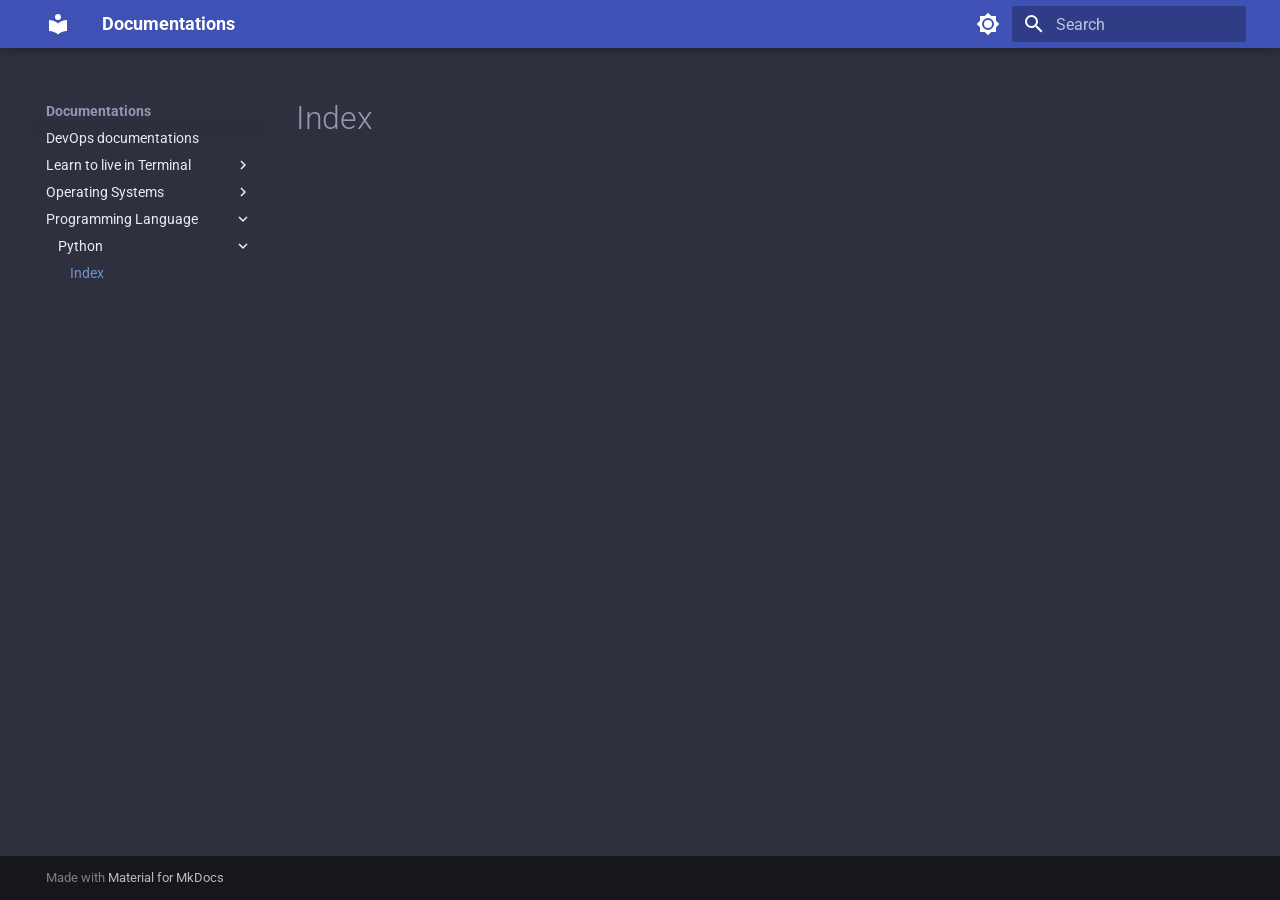
<file: Programming Language/Python/index.html>
<!doctype html>
<html lang="en" class="no-js">
  <head>
    
      <meta charset="utf-8">
      <meta name="viewport" content="width=device-width,initial-scale=1">
      
      
      
        <link rel="canonical" href="https://docs.baissaoui.fr/Programming%20Language/Python/">
      
      
        <link rel="prev" href="../../Operating%20Systems/Windows/">
      
      
      <link rel="icon" href="../../assets/images/favicon.png">
      <meta name="generator" content="mkdocs-1.5.2, mkdocs-material-9.1.21">
    
    
      
        <title>Index - Documentations</title>
      
    
    
      <link rel="stylesheet" href="../../assets/stylesheets/main.eebd395e.min.css">
      
        
        <link rel="stylesheet" href="../../assets/stylesheets/palette.ecc896b0.min.css">
      
      

    
    
    
      
        
        
        <link rel="preconnect" href="https://fonts.gstatic.com" crossorigin>
        <link rel="stylesheet" href="https://fonts.googleapis.com/css?family=Roboto:300,300i,400,400i,700,700i%7CRoboto+Mono:400,400i,700,700i&display=fallback">
        <style>:root{--md-text-font:"Roboto";--md-code-font:"Roboto Mono"}</style>
      
    
    
    <script>__md_scope=new URL("../..",location),__md_hash=e=>[...e].reduce((e,_)=>(e<<5)-e+_.charCodeAt(0),0),__md_get=(e,_=localStorage,t=__md_scope)=>JSON.parse(_.getItem(t.pathname+"."+e)),__md_set=(e,_,t=localStorage,a=__md_scope)=>{try{t.setItem(a.pathname+"."+e,JSON.stringify(_))}catch(e){}}</script>
    
      

    
    
    
  </head>
  
  
    
    
      
    
    
    
    
    <body dir="ltr" data-md-color-scheme="slate" data-md-color-primary="indigo" data-md-color-accent="indigo">
  
    
    
      <script>var palette=__md_get("__palette");if(palette&&"object"==typeof palette.color)for(var key of Object.keys(palette.color))document.body.setAttribute("data-md-color-"+key,palette.color[key])</script>
    
    <input class="md-toggle" data-md-toggle="drawer" type="checkbox" id="__drawer" autocomplete="off">
    <input class="md-toggle" data-md-toggle="search" type="checkbox" id="__search" autocomplete="off">
    <label class="md-overlay" for="__drawer"></label>
    <div data-md-component="skip">
      
    </div>
    <div data-md-component="announce">
      
    </div>
    
    
      

  

<header class="md-header md-header--shadow" data-md-component="header">
  <nav class="md-header__inner md-grid" aria-label="Header">
    <a href="../.." title="Documentations" class="md-header__button md-logo" aria-label="Documentations" data-md-component="logo">
      
  
  <svg xmlns="http://www.w3.org/2000/svg" viewBox="0 0 24 24"><path d="M12 8a3 3 0 0 0 3-3 3 3 0 0 0-3-3 3 3 0 0 0-3 3 3 3 0 0 0 3 3m0 3.54C9.64 9.35 6.5 8 3 8v11c3.5 0 6.64 1.35 9 3.54 2.36-2.19 5.5-3.54 9-3.54V8c-3.5 0-6.64 1.35-9 3.54Z"/></svg>

    </a>
    <label class="md-header__button md-icon" for="__drawer">
      <svg xmlns="http://www.w3.org/2000/svg" viewBox="0 0 24 24"><path d="M3 6h18v2H3V6m0 5h18v2H3v-2m0 5h18v2H3v-2Z"/></svg>
    </label>
    <div class="md-header__title" data-md-component="header-title">
      <div class="md-header__ellipsis">
        <div class="md-header__topic">
          <span class="md-ellipsis">
            Documentations
          </span>
        </div>
        <div class="md-header__topic" data-md-component="header-topic">
          <span class="md-ellipsis">
            
              Index
            
          </span>
        </div>
      </div>
    </div>
    
      
        <form class="md-header__option" data-md-component="palette">
          
            
            
            
            <input class="md-option" data-md-color-media="" data-md-color-scheme="slate" data-md-color-primary="indigo" data-md-color-accent="indigo"  aria-label="Switch to light mode"  type="radio" name="__palette" id="__palette_1">
            
              <label class="md-header__button md-icon" title="Switch to light mode" for="__palette_2" hidden>
                <svg xmlns="http://www.w3.org/2000/svg" viewBox="0 0 24 24"><path d="M12 8a4 4 0 0 0-4 4 4 4 0 0 0 4 4 4 4 0 0 0 4-4 4 4 0 0 0-4-4m0 10a6 6 0 0 1-6-6 6 6 0 0 1 6-6 6 6 0 0 1 6 6 6 6 0 0 1-6 6m8-9.31V4h-4.69L12 .69 8.69 4H4v4.69L.69 12 4 15.31V20h4.69L12 23.31 15.31 20H20v-4.69L23.31 12 20 8.69Z"/></svg>
              </label>
            
          
            
            
            
            <input class="md-option" data-md-color-media="" data-md-color-scheme="default" data-md-color-primary="indigo" data-md-color-accent="indigo"  aria-label="Switch to dark mode"  type="radio" name="__palette" id="__palette_2">
            
              <label class="md-header__button md-icon" title="Switch to dark mode" for="__palette_1" hidden>
                <svg xmlns="http://www.w3.org/2000/svg" viewBox="0 0 24 24"><path d="M12 18c-.89 0-1.74-.2-2.5-.55C11.56 16.5 13 14.42 13 12c0-2.42-1.44-4.5-3.5-5.45C10.26 6.2 11.11 6 12 6a6 6 0 0 1 6 6 6 6 0 0 1-6 6m8-9.31V4h-4.69L12 .69 8.69 4H4v4.69L.69 12 4 15.31V20h4.69L12 23.31 15.31 20H20v-4.69L23.31 12 20 8.69Z"/></svg>
              </label>
            
          
        </form>
      
    
    
    
      <label class="md-header__button md-icon" for="__search">
        <svg xmlns="http://www.w3.org/2000/svg" viewBox="0 0 24 24"><path d="M9.5 3A6.5 6.5 0 0 1 16 9.5c0 1.61-.59 3.09-1.56 4.23l.27.27h.79l5 5-1.5 1.5-5-5v-.79l-.27-.27A6.516 6.516 0 0 1 9.5 16 6.5 6.5 0 0 1 3 9.5 6.5 6.5 0 0 1 9.5 3m0 2C7 5 5 7 5 9.5S7 14 9.5 14 14 12 14 9.5 12 5 9.5 5Z"/></svg>
      </label>
      <div class="md-search" data-md-component="search" role="dialog">
  <label class="md-search__overlay" for="__search"></label>
  <div class="md-search__inner" role="search">
    <form class="md-search__form" name="search">
      <input type="text" class="md-search__input" name="query" aria-label="Search" placeholder="Search" autocapitalize="off" autocorrect="off" autocomplete="off" spellcheck="false" data-md-component="search-query" required>
      <label class="md-search__icon md-icon" for="__search">
        <svg xmlns="http://www.w3.org/2000/svg" viewBox="0 0 24 24"><path d="M9.5 3A6.5 6.5 0 0 1 16 9.5c0 1.61-.59 3.09-1.56 4.23l.27.27h.79l5 5-1.5 1.5-5-5v-.79l-.27-.27A6.516 6.516 0 0 1 9.5 16 6.5 6.5 0 0 1 3 9.5 6.5 6.5 0 0 1 9.5 3m0 2C7 5 5 7 5 9.5S7 14 9.5 14 14 12 14 9.5 12 5 9.5 5Z"/></svg>
        <svg xmlns="http://www.w3.org/2000/svg" viewBox="0 0 24 24"><path d="M20 11v2H8l5.5 5.5-1.42 1.42L4.16 12l7.92-7.92L13.5 5.5 8 11h12Z"/></svg>
      </label>
      <nav class="md-search__options" aria-label="Search">
        
        <button type="reset" class="md-search__icon md-icon" title="Clear" aria-label="Clear" tabindex="-1">
          <svg xmlns="http://www.w3.org/2000/svg" viewBox="0 0 24 24"><path d="M19 6.41 17.59 5 12 10.59 6.41 5 5 6.41 10.59 12 5 17.59 6.41 19 12 13.41 17.59 19 19 17.59 13.41 12 19 6.41Z"/></svg>
        </button>
      </nav>
      
    </form>
    <div class="md-search__output">
      <div class="md-search__scrollwrap" data-md-scrollfix>
        <div class="md-search-result" data-md-component="search-result">
          <div class="md-search-result__meta">
            Initializing search
          </div>
          <ol class="md-search-result__list" role="presentation"></ol>
        </div>
      </div>
    </div>
  </div>
</div>
    
    
  </nav>
  
</header>
    
    <div class="md-container" data-md-component="container">
      
      
        
          
        
      
      <main class="md-main" data-md-component="main">
        <div class="md-main__inner md-grid">
          
            
              
              <div class="md-sidebar md-sidebar--primary" data-md-component="sidebar" data-md-type="navigation" >
                <div class="md-sidebar__scrollwrap">
                  <div class="md-sidebar__inner">
                    


<nav class="md-nav md-nav--primary" aria-label="Navigation" data-md-level="0">
  <label class="md-nav__title" for="__drawer">
    <a href="../.." title="Documentations" class="md-nav__button md-logo" aria-label="Documentations" data-md-component="logo">
      
  
  <svg xmlns="http://www.w3.org/2000/svg" viewBox="0 0 24 24"><path d="M12 8a3 3 0 0 0 3-3 3 3 0 0 0-3-3 3 3 0 0 0-3 3 3 3 0 0 0 3 3m0 3.54C9.64 9.35 6.5 8 3 8v11c3.5 0 6.64 1.35 9 3.54 2.36-2.19 5.5-3.54 9-3.54V8c-3.5 0-6.64 1.35-9 3.54Z"/></svg>

    </a>
    Documentations
  </label>
  
  <ul class="md-nav__list" data-md-scrollfix>
    
      
      
      

  
  
  
    <li class="md-nav__item">
      <a href="../.." class="md-nav__link">
        DevOps documentations
      </a>
    </li>
  

    
      
      
      

  
  
  
    
    <li class="md-nav__item md-nav__item--nested">
      
      
      
      
      <input class="md-nav__toggle md-toggle " type="checkbox" id="__nav_2" >
      
      
      
        <label class="md-nav__link" for="__nav_2" id="__nav_2_label" tabindex="0">
          Learn to live in Terminal
          <span class="md-nav__icon md-icon"></span>
        </label>
      
      <nav class="md-nav" data-md-level="1" aria-labelledby="__nav_2_label" aria-expanded="false">
        <label class="md-nav__title" for="__nav_2">
          <span class="md-nav__icon md-icon"></span>
          Learn to live in Terminal
        </label>
        <ul class="md-nav__list" data-md-scrollfix>
          
            
              
  
  
  
    
    <li class="md-nav__item md-nav__item--nested">
      
      
      
      
      <input class="md-nav__toggle md-toggle " type="checkbox" id="__nav_2_1" >
      
      
      
        <label class="md-nav__link" for="__nav_2_1" id="__nav_2_1_label" tabindex="0">
          Editors
          <span class="md-nav__icon md-icon"></span>
        </label>
      
      <nav class="md-nav" data-md-level="2" aria-labelledby="__nav_2_1_label" aria-expanded="false">
        <label class="md-nav__title" for="__nav_2_1">
          <span class="md-nav__icon md-icon"></span>
          Editors
        </label>
        <ul class="md-nav__list" data-md-scrollfix>
          
            
              
  
  
  
    
    <li class="md-nav__item md-nav__item--nested">
      
      
      
      
      <input class="md-nav__toggle md-toggle " type="checkbox" id="__nav_2_1_1" >
      
      
      
        <label class="md-nav__link" for="__nav_2_1_1" id="__nav_2_1_1_label" tabindex="0">
          Emacs
          <span class="md-nav__icon md-icon"></span>
        </label>
      
      <nav class="md-nav" data-md-level="3" aria-labelledby="__nav_2_1_1_label" aria-expanded="false">
        <label class="md-nav__title" for="__nav_2_1_1">
          <span class="md-nav__icon md-icon"></span>
          Emacs
        </label>
        <ul class="md-nav__list" data-md-scrollfix>
          
            
              
  
  
  
    <li class="md-nav__item">
      <a href="../../Learn%20to%20live%20in%20Terminal/Editors/Emacs/" class="md-nav__link">
        Index
      </a>
    </li>
  

            
          
        </ul>
      </nav>
    </li>
  

            
          
            
              
  
  
  
    
    <li class="md-nav__item md-nav__item--nested">
      
      
      
      
      <input class="md-nav__toggle md-toggle " type="checkbox" id="__nav_2_1_2" >
      
      
      
        <label class="md-nav__link" for="__nav_2_1_2" id="__nav_2_1_2_label" tabindex="0">
          Nano
          <span class="md-nav__icon md-icon"></span>
        </label>
      
      <nav class="md-nav" data-md-level="3" aria-labelledby="__nav_2_1_2_label" aria-expanded="false">
        <label class="md-nav__title" for="__nav_2_1_2">
          <span class="md-nav__icon md-icon"></span>
          Nano
        </label>
        <ul class="md-nav__list" data-md-scrollfix>
          
            
              
  
  
  
    <li class="md-nav__item">
      <a href="../../Learn%20to%20live%20in%20Terminal/Editors/Nano/" class="md-nav__link">
        Index
      </a>
    </li>
  

            
          
        </ul>
      </nav>
    </li>
  

            
          
            
              
  
  
  
    
    <li class="md-nav__item md-nav__item--nested">
      
      
      
      
      <input class="md-nav__toggle md-toggle " type="checkbox" id="__nav_2_1_3" >
      
      
      
        <label class="md-nav__link" for="__nav_2_1_3" id="__nav_2_1_3_label" tabindex="0">
          Vim
          <span class="md-nav__icon md-icon"></span>
        </label>
      
      <nav class="md-nav" data-md-level="3" aria-labelledby="__nav_2_1_3_label" aria-expanded="false">
        <label class="md-nav__title" for="__nav_2_1_3">
          <span class="md-nav__icon md-icon"></span>
          Vim
        </label>
        <ul class="md-nav__list" data-md-scrollfix>
          
            
              
  
  
  
    <li class="md-nav__item">
      <a href="../../Learn%20to%20live%20in%20Terminal/Editors/Vim/" class="md-nav__link">
        Index
      </a>
    </li>
  

            
          
        </ul>
      </nav>
    </li>
  

            
          
        </ul>
      </nav>
    </li>
  

            
          
        </ul>
      </nav>
    </li>
  

    
      
      
      

  
  
  
    
    <li class="md-nav__item md-nav__item--nested">
      
      
      
      
      <input class="md-nav__toggle md-toggle " type="checkbox" id="__nav_3" >
      
      
      
        <label class="md-nav__link" for="__nav_3" id="__nav_3_label" tabindex="0">
          Operating Systems
          <span class="md-nav__icon md-icon"></span>
        </label>
      
      <nav class="md-nav" data-md-level="1" aria-labelledby="__nav_3_label" aria-expanded="false">
        <label class="md-nav__title" for="__nav_3">
          <span class="md-nav__icon md-icon"></span>
          Operating Systems
        </label>
        <ul class="md-nav__list" data-md-scrollfix>
          
            
              
  
  
  
    
    <li class="md-nav__item md-nav__item--nested">
      
      
      
      
      <input class="md-nav__toggle md-toggle " type="checkbox" id="__nav_3_1" >
      
      
      
        <label class="md-nav__link" for="__nav_3_1" id="__nav_3_1_label" tabindex="0">
          Linux
          <span class="md-nav__icon md-icon"></span>
        </label>
      
      <nav class="md-nav" data-md-level="2" aria-labelledby="__nav_3_1_label" aria-expanded="false">
        <label class="md-nav__title" for="__nav_3_1">
          <span class="md-nav__icon md-icon"></span>
          Linux
        </label>
        <ul class="md-nav__list" data-md-scrollfix>
          
            
              
  
  
  
    <li class="md-nav__item">
      <a href="../../Operating%20Systems/Linux/" class="md-nav__link">
        Index
      </a>
    </li>
  

            
          
        </ul>
      </nav>
    </li>
  

            
          
            
              
  
  
  
    
    <li class="md-nav__item md-nav__item--nested">
      
      
      
      
      <input class="md-nav__toggle md-toggle " type="checkbox" id="__nav_3_2" >
      
      
      
        <label class="md-nav__link" for="__nav_3_2" id="__nav_3_2_label" tabindex="0">
          Windows
          <span class="md-nav__icon md-icon"></span>
        </label>
      
      <nav class="md-nav" data-md-level="2" aria-labelledby="__nav_3_2_label" aria-expanded="false">
        <label class="md-nav__title" for="__nav_3_2">
          <span class="md-nav__icon md-icon"></span>
          Windows
        </label>
        <ul class="md-nav__list" data-md-scrollfix>
          
            
              
  
  
  
    <li class="md-nav__item">
      <a href="../../Operating%20Systems/Windows/" class="md-nav__link">
        Index
      </a>
    </li>
  

            
          
        </ul>
      </nav>
    </li>
  

            
          
        </ul>
      </nav>
    </li>
  

    
      
      
      

  
  
    
  
  
    
    <li class="md-nav__item md-nav__item--active md-nav__item--nested">
      
      
      
      
      <input class="md-nav__toggle md-toggle " type="checkbox" id="__nav_4" checked>
      
      
      
        <label class="md-nav__link" for="__nav_4" id="__nav_4_label" tabindex="0">
          Programming Language
          <span class="md-nav__icon md-icon"></span>
        </label>
      
      <nav class="md-nav" data-md-level="1" aria-labelledby="__nav_4_label" aria-expanded="true">
        <label class="md-nav__title" for="__nav_4">
          <span class="md-nav__icon md-icon"></span>
          Programming Language
        </label>
        <ul class="md-nav__list" data-md-scrollfix>
          
            
              
  
  
    
  
  
    
    <li class="md-nav__item md-nav__item--active md-nav__item--nested">
      
      
      
      
      <input class="md-nav__toggle md-toggle " type="checkbox" id="__nav_4_1" checked>
      
      
      
        <label class="md-nav__link" for="__nav_4_1" id="__nav_4_1_label" tabindex="0">
          Python
          <span class="md-nav__icon md-icon"></span>
        </label>
      
      <nav class="md-nav" data-md-level="2" aria-labelledby="__nav_4_1_label" aria-expanded="true">
        <label class="md-nav__title" for="__nav_4_1">
          <span class="md-nav__icon md-icon"></span>
          Python
        </label>
        <ul class="md-nav__list" data-md-scrollfix>
          
            
              
  
  
    
  
  
    <li class="md-nav__item md-nav__item--active">
      
      <input class="md-nav__toggle md-toggle" type="checkbox" id="__toc">
      
      
      
      <a href="./" class="md-nav__link md-nav__link--active">
        Index
      </a>
      
    </li>
  

            
          
        </ul>
      </nav>
    </li>
  

            
          
        </ul>
      </nav>
    </li>
  

    
  </ul>
</nav>
                  </div>
                </div>
              </div>
            
            
              
              <div class="md-sidebar md-sidebar--secondary" data-md-component="sidebar" data-md-type="toc" >
                <div class="md-sidebar__scrollwrap">
                  <div class="md-sidebar__inner">
                    

<nav class="md-nav md-nav--secondary" aria-label="Table of contents">
  
  
  
  
</nav>
                  </div>
                </div>
              </div>
            
          
          
            <div class="md-content" data-md-component="content">
              <article class="md-content__inner md-typeset">
                
                  


  <h1>Index</h1>







                
              </article>
            </div>
          
          
        </div>
        
      </main>
      
        <footer class="md-footer">
  
  <div class="md-footer-meta md-typeset">
    <div class="md-footer-meta__inner md-grid">
      <div class="md-copyright">
  
  
    Made with
    <a href="https://squidfunk.github.io/mkdocs-material/" target="_blank" rel="noopener">
      Material for MkDocs
    </a>
  
</div>
      
    </div>
  </div>
</footer>
      
    </div>
    <div class="md-dialog" data-md-component="dialog">
      <div class="md-dialog__inner md-typeset"></div>
    </div>
    
    <script id="__config" type="application/json">{"base": "../..", "features": [], "search": "../../assets/javascripts/workers/search.74e28a9f.min.js", "translations": {"clipboard.copied": "Copied to clipboard", "clipboard.copy": "Copy to clipboard", "search.result.more.one": "1 more on this page", "search.result.more.other": "# more on this page", "search.result.none": "No matching documents", "search.result.one": "1 matching document", "search.result.other": "# matching documents", "search.result.placeholder": "Type to start searching", "search.result.term.missing": "Missing", "select.version": "Select version"}}</script>
    
    
      <script src="../../assets/javascripts/bundle.220ee61c.min.js"></script>
      
    
  </body>
</html>
</file>
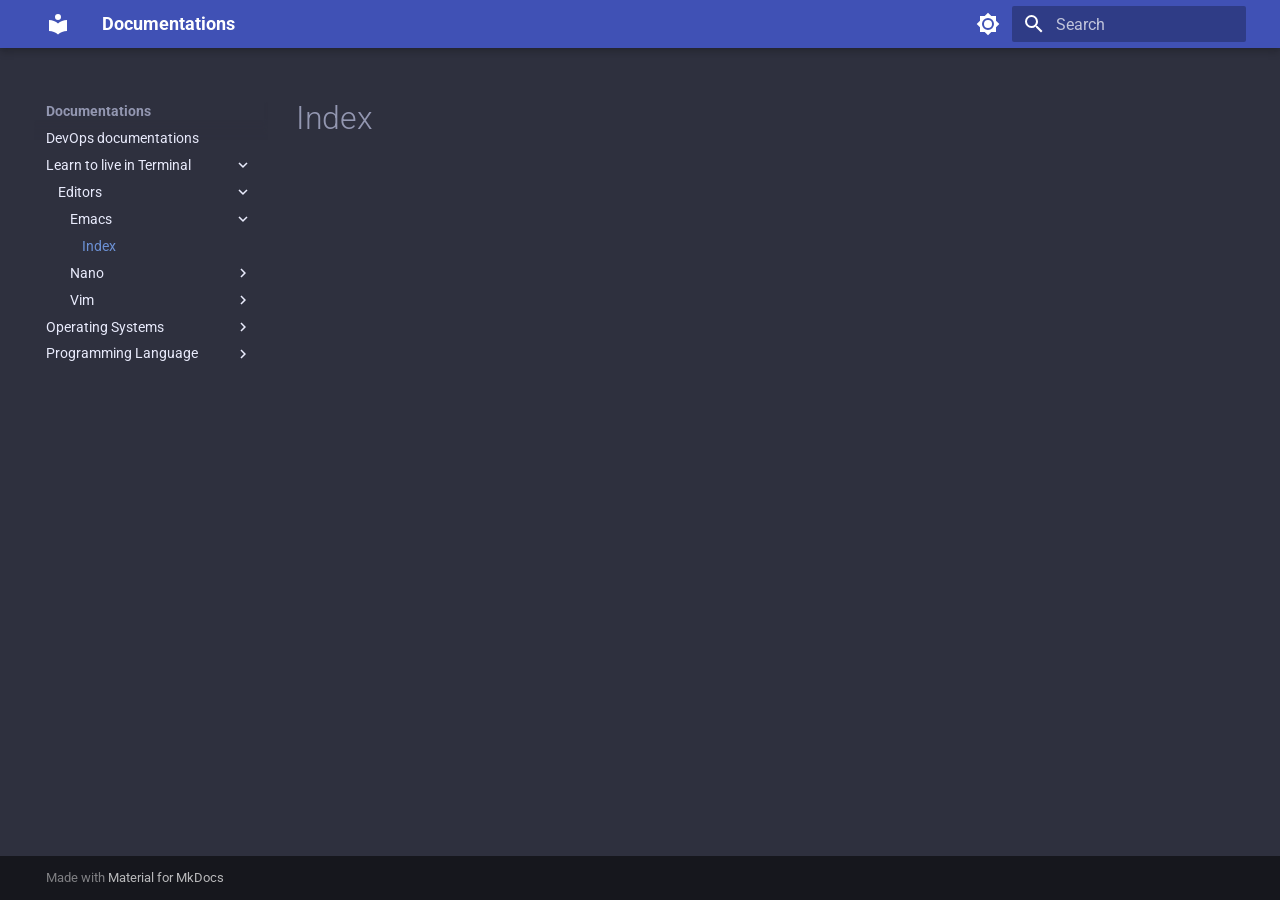
<file: Learn to live in Terminal/Editors/Emacs/index.html>
<!doctype html>
<html lang="en" class="no-js">
  <head>
    
      <meta charset="utf-8">
      <meta name="viewport" content="width=device-width,initial-scale=1">
      
      
      
        <link rel="canonical" href="https://docs.baissaoui.fr/Learn%20to%20live%20in%20Terminal/Editors/Emacs/">
      
      
        <link rel="prev" href="../../..">
      
      
        <link rel="next" href="../Nano/">
      
      <link rel="icon" href="../../../assets/images/favicon.png">
      <meta name="generator" content="mkdocs-1.5.2, mkdocs-material-9.1.21">
    
    
      
        <title>Index - Documentations</title>
      
    
    
      <link rel="stylesheet" href="../../../assets/stylesheets/main.eebd395e.min.css">
      
        
        <link rel="stylesheet" href="../../../assets/stylesheets/palette.ecc896b0.min.css">
      
      

    
    
    
      
        
        
        <link rel="preconnect" href="https://fonts.gstatic.com" crossorigin>
        <link rel="stylesheet" href="https://fonts.googleapis.com/css?family=Roboto:300,300i,400,400i,700,700i%7CRoboto+Mono:400,400i,700,700i&display=fallback">
        <style>:root{--md-text-font:"Roboto";--md-code-font:"Roboto Mono"}</style>
      
    
    
    <script>__md_scope=new URL("../../..",location),__md_hash=e=>[...e].reduce((e,_)=>(e<<5)-e+_.charCodeAt(0),0),__md_get=(e,_=localStorage,t=__md_scope)=>JSON.parse(_.getItem(t.pathname+"."+e)),__md_set=(e,_,t=localStorage,a=__md_scope)=>{try{t.setItem(a.pathname+"."+e,JSON.stringify(_))}catch(e){}}</script>
    
      

    
    
    
  </head>
  
  
    
    
      
    
    
    
    
    <body dir="ltr" data-md-color-scheme="slate" data-md-color-primary="indigo" data-md-color-accent="indigo">
  
    
    
      <script>var palette=__md_get("__palette");if(palette&&"object"==typeof palette.color)for(var key of Object.keys(palette.color))document.body.setAttribute("data-md-color-"+key,palette.color[key])</script>
    
    <input class="md-toggle" data-md-toggle="drawer" type="checkbox" id="__drawer" autocomplete="off">
    <input class="md-toggle" data-md-toggle="search" type="checkbox" id="__search" autocomplete="off">
    <label class="md-overlay" for="__drawer"></label>
    <div data-md-component="skip">
      
    </div>
    <div data-md-component="announce">
      
    </div>
    
    
      

  

<header class="md-header md-header--shadow" data-md-component="header">
  <nav class="md-header__inner md-grid" aria-label="Header">
    <a href="../../.." title="Documentations" class="md-header__button md-logo" aria-label="Documentations" data-md-component="logo">
      
  
  <svg xmlns="http://www.w3.org/2000/svg" viewBox="0 0 24 24"><path d="M12 8a3 3 0 0 0 3-3 3 3 0 0 0-3-3 3 3 0 0 0-3 3 3 3 0 0 0 3 3m0 3.54C9.64 9.35 6.5 8 3 8v11c3.5 0 6.64 1.35 9 3.54 2.36-2.19 5.5-3.54 9-3.54V8c-3.5 0-6.64 1.35-9 3.54Z"/></svg>

    </a>
    <label class="md-header__button md-icon" for="__drawer">
      <svg xmlns="http://www.w3.org/2000/svg" viewBox="0 0 24 24"><path d="M3 6h18v2H3V6m0 5h18v2H3v-2m0 5h18v2H3v-2Z"/></svg>
    </label>
    <div class="md-header__title" data-md-component="header-title">
      <div class="md-header__ellipsis">
        <div class="md-header__topic">
          <span class="md-ellipsis">
            Documentations
          </span>
        </div>
        <div class="md-header__topic" data-md-component="header-topic">
          <span class="md-ellipsis">
            
              Index
            
          </span>
        </div>
      </div>
    </div>
    
      
        <form class="md-header__option" data-md-component="palette">
          
            
            
            
            <input class="md-option" data-md-color-media="" data-md-color-scheme="slate" data-md-color-primary="indigo" data-md-color-accent="indigo"  aria-label="Switch to light mode"  type="radio" name="__palette" id="__palette_1">
            
              <label class="md-header__button md-icon" title="Switch to light mode" for="__palette_2" hidden>
                <svg xmlns="http://www.w3.org/2000/svg" viewBox="0 0 24 24"><path d="M12 8a4 4 0 0 0-4 4 4 4 0 0 0 4 4 4 4 0 0 0 4-4 4 4 0 0 0-4-4m0 10a6 6 0 0 1-6-6 6 6 0 0 1 6-6 6 6 0 0 1 6 6 6 6 0 0 1-6 6m8-9.31V4h-4.69L12 .69 8.69 4H4v4.69L.69 12 4 15.31V20h4.69L12 23.31 15.31 20H20v-4.69L23.31 12 20 8.69Z"/></svg>
              </label>
            
          
            
            
            
            <input class="md-option" data-md-color-media="" data-md-color-scheme="default" data-md-color-primary="indigo" data-md-color-accent="indigo"  aria-label="Switch to dark mode"  type="radio" name="__palette" id="__palette_2">
            
              <label class="md-header__button md-icon" title="Switch to dark mode" for="__palette_1" hidden>
                <svg xmlns="http://www.w3.org/2000/svg" viewBox="0 0 24 24"><path d="M12 18c-.89 0-1.74-.2-2.5-.55C11.56 16.5 13 14.42 13 12c0-2.42-1.44-4.5-3.5-5.45C10.26 6.2 11.11 6 12 6a6 6 0 0 1 6 6 6 6 0 0 1-6 6m8-9.31V4h-4.69L12 .69 8.69 4H4v4.69L.69 12 4 15.31V20h4.69L12 23.31 15.31 20H20v-4.69L23.31 12 20 8.69Z"/></svg>
              </label>
            
          
        </form>
      
    
    
    
      <label class="md-header__button md-icon" for="__search">
        <svg xmlns="http://www.w3.org/2000/svg" viewBox="0 0 24 24"><path d="M9.5 3A6.5 6.5 0 0 1 16 9.5c0 1.61-.59 3.09-1.56 4.23l.27.27h.79l5 5-1.5 1.5-5-5v-.79l-.27-.27A6.516 6.516 0 0 1 9.5 16 6.5 6.5 0 0 1 3 9.5 6.5 6.5 0 0 1 9.5 3m0 2C7 5 5 7 5 9.5S7 14 9.5 14 14 12 14 9.5 12 5 9.5 5Z"/></svg>
      </label>
      <div class="md-search" data-md-component="search" role="dialog">
  <label class="md-search__overlay" for="__search"></label>
  <div class="md-search__inner" role="search">
    <form class="md-search__form" name="search">
      <input type="text" class="md-search__input" name="query" aria-label="Search" placeholder="Search" autocapitalize="off" autocorrect="off" autocomplete="off" spellcheck="false" data-md-component="search-query" required>
      <label class="md-search__icon md-icon" for="__search">
        <svg xmlns="http://www.w3.org/2000/svg" viewBox="0 0 24 24"><path d="M9.5 3A6.5 6.5 0 0 1 16 9.5c0 1.61-.59 3.09-1.56 4.23l.27.27h.79l5 5-1.5 1.5-5-5v-.79l-.27-.27A6.516 6.516 0 0 1 9.5 16 6.5 6.5 0 0 1 3 9.5 6.5 6.5 0 0 1 9.5 3m0 2C7 5 5 7 5 9.5S7 14 9.5 14 14 12 14 9.5 12 5 9.5 5Z"/></svg>
        <svg xmlns="http://www.w3.org/2000/svg" viewBox="0 0 24 24"><path d="M20 11v2H8l5.5 5.5-1.42 1.42L4.16 12l7.92-7.92L13.5 5.5 8 11h12Z"/></svg>
      </label>
      <nav class="md-search__options" aria-label="Search">
        
        <button type="reset" class="md-search__icon md-icon" title="Clear" aria-label="Clear" tabindex="-1">
          <svg xmlns="http://www.w3.org/2000/svg" viewBox="0 0 24 24"><path d="M19 6.41 17.59 5 12 10.59 6.41 5 5 6.41 10.59 12 5 17.59 6.41 19 12 13.41 17.59 19 19 17.59 13.41 12 19 6.41Z"/></svg>
        </button>
      </nav>
      
    </form>
    <div class="md-search__output">
      <div class="md-search__scrollwrap" data-md-scrollfix>
        <div class="md-search-result" data-md-component="search-result">
          <div class="md-search-result__meta">
            Initializing search
          </div>
          <ol class="md-search-result__list" role="presentation"></ol>
        </div>
      </div>
    </div>
  </div>
</div>
    
    
  </nav>
  
</header>
    
    <div class="md-container" data-md-component="container">
      
      
        
          
        
      
      <main class="md-main" data-md-component="main">
        <div class="md-main__inner md-grid">
          
            
              
              <div class="md-sidebar md-sidebar--primary" data-md-component="sidebar" data-md-type="navigation" >
                <div class="md-sidebar__scrollwrap">
                  <div class="md-sidebar__inner">
                    


<nav class="md-nav md-nav--primary" aria-label="Navigation" data-md-level="0">
  <label class="md-nav__title" for="__drawer">
    <a href="../../.." title="Documentations" class="md-nav__button md-logo" aria-label="Documentations" data-md-component="logo">
      
  
  <svg xmlns="http://www.w3.org/2000/svg" viewBox="0 0 24 24"><path d="M12 8a3 3 0 0 0 3-3 3 3 0 0 0-3-3 3 3 0 0 0-3 3 3 3 0 0 0 3 3m0 3.54C9.64 9.35 6.5 8 3 8v11c3.5 0 6.64 1.35 9 3.54 2.36-2.19 5.5-3.54 9-3.54V8c-3.5 0-6.64 1.35-9 3.54Z"/></svg>

    </a>
    Documentations
  </label>
  
  <ul class="md-nav__list" data-md-scrollfix>
    
      
      
      

  
  
  
    <li class="md-nav__item">
      <a href="../../.." class="md-nav__link">
        DevOps documentations
      </a>
    </li>
  

    
      
      
      

  
  
    
  
  
    
    <li class="md-nav__item md-nav__item--active md-nav__item--nested">
      
      
      
      
      <input class="md-nav__toggle md-toggle " type="checkbox" id="__nav_2" checked>
      
      
      
        <label class="md-nav__link" for="__nav_2" id="__nav_2_label" tabindex="0">
          Learn to live in Terminal
          <span class="md-nav__icon md-icon"></span>
        </label>
      
      <nav class="md-nav" data-md-level="1" aria-labelledby="__nav_2_label" aria-expanded="true">
        <label class="md-nav__title" for="__nav_2">
          <span class="md-nav__icon md-icon"></span>
          Learn to live in Terminal
        </label>
        <ul class="md-nav__list" data-md-scrollfix>
          
            
              
  
  
    
  
  
    
    <li class="md-nav__item md-nav__item--active md-nav__item--nested">
      
      
      
      
      <input class="md-nav__toggle md-toggle " type="checkbox" id="__nav_2_1" checked>
      
      
      
        <label class="md-nav__link" for="__nav_2_1" id="__nav_2_1_label" tabindex="0">
          Editors
          <span class="md-nav__icon md-icon"></span>
        </label>
      
      <nav class="md-nav" data-md-level="2" aria-labelledby="__nav_2_1_label" aria-expanded="true">
        <label class="md-nav__title" for="__nav_2_1">
          <span class="md-nav__icon md-icon"></span>
          Editors
        </label>
        <ul class="md-nav__list" data-md-scrollfix>
          
            
              
  
  
    
  
  
    
    <li class="md-nav__item md-nav__item--active md-nav__item--nested">
      
      
      
      
      <input class="md-nav__toggle md-toggle " type="checkbox" id="__nav_2_1_1" checked>
      
      
      
        <label class="md-nav__link" for="__nav_2_1_1" id="__nav_2_1_1_label" tabindex="0">
          Emacs
          <span class="md-nav__icon md-icon"></span>
        </label>
      
      <nav class="md-nav" data-md-level="3" aria-labelledby="__nav_2_1_1_label" aria-expanded="true">
        <label class="md-nav__title" for="__nav_2_1_1">
          <span class="md-nav__icon md-icon"></span>
          Emacs
        </label>
        <ul class="md-nav__list" data-md-scrollfix>
          
            
              
  
  
    
  
  
    <li class="md-nav__item md-nav__item--active">
      
      <input class="md-nav__toggle md-toggle" type="checkbox" id="__toc">
      
      
      
      <a href="./" class="md-nav__link md-nav__link--active">
        Index
      </a>
      
    </li>
  

            
          
        </ul>
      </nav>
    </li>
  

            
          
            
              
  
  
  
    
    <li class="md-nav__item md-nav__item--nested">
      
      
      
      
      <input class="md-nav__toggle md-toggle " type="checkbox" id="__nav_2_1_2" >
      
      
      
        <label class="md-nav__link" for="__nav_2_1_2" id="__nav_2_1_2_label" tabindex="0">
          Nano
          <span class="md-nav__icon md-icon"></span>
        </label>
      
      <nav class="md-nav" data-md-level="3" aria-labelledby="__nav_2_1_2_label" aria-expanded="false">
        <label class="md-nav__title" for="__nav_2_1_2">
          <span class="md-nav__icon md-icon"></span>
          Nano
        </label>
        <ul class="md-nav__list" data-md-scrollfix>
          
            
              
  
  
  
    <li class="md-nav__item">
      <a href="../Nano/" class="md-nav__link">
        Index
      </a>
    </li>
  

            
          
        </ul>
      </nav>
    </li>
  

            
          
            
              
  
  
  
    
    <li class="md-nav__item md-nav__item--nested">
      
      
      
      
      <input class="md-nav__toggle md-toggle " type="checkbox" id="__nav_2_1_3" >
      
      
      
        <label class="md-nav__link" for="__nav_2_1_3" id="__nav_2_1_3_label" tabindex="0">
          Vim
          <span class="md-nav__icon md-icon"></span>
        </label>
      
      <nav class="md-nav" data-md-level="3" aria-labelledby="__nav_2_1_3_label" aria-expanded="false">
        <label class="md-nav__title" for="__nav_2_1_3">
          <span class="md-nav__icon md-icon"></span>
          Vim
        </label>
        <ul class="md-nav__list" data-md-scrollfix>
          
            
              
  
  
  
    <li class="md-nav__item">
      <a href="../Vim/" class="md-nav__link">
        Index
      </a>
    </li>
  

            
          
        </ul>
      </nav>
    </li>
  

            
          
        </ul>
      </nav>
    </li>
  

            
          
        </ul>
      </nav>
    </li>
  

    
      
      
      

  
  
  
    
    <li class="md-nav__item md-nav__item--nested">
      
      
      
      
      <input class="md-nav__toggle md-toggle " type="checkbox" id="__nav_3" >
      
      
      
        <label class="md-nav__link" for="__nav_3" id="__nav_3_label" tabindex="0">
          Operating Systems
          <span class="md-nav__icon md-icon"></span>
        </label>
      
      <nav class="md-nav" data-md-level="1" aria-labelledby="__nav_3_label" aria-expanded="false">
        <label class="md-nav__title" for="__nav_3">
          <span class="md-nav__icon md-icon"></span>
          Operating Systems
        </label>
        <ul class="md-nav__list" data-md-scrollfix>
          
            
              
  
  
  
    
    <li class="md-nav__item md-nav__item--nested">
      
      
      
      
      <input class="md-nav__toggle md-toggle " type="checkbox" id="__nav_3_1" >
      
      
      
        <label class="md-nav__link" for="__nav_3_1" id="__nav_3_1_label" tabindex="0">
          Linux
          <span class="md-nav__icon md-icon"></span>
        </label>
      
      <nav class="md-nav" data-md-level="2" aria-labelledby="__nav_3_1_label" aria-expanded="false">
        <label class="md-nav__title" for="__nav_3_1">
          <span class="md-nav__icon md-icon"></span>
          Linux
        </label>
        <ul class="md-nav__list" data-md-scrollfix>
          
            
              
  
  
  
    <li class="md-nav__item">
      <a href="../../../Operating%20Systems/Linux/" class="md-nav__link">
        Index
      </a>
    </li>
  

            
          
        </ul>
      </nav>
    </li>
  

            
          
            
              
  
  
  
    
    <li class="md-nav__item md-nav__item--nested">
      
      
      
      
      <input class="md-nav__toggle md-toggle " type="checkbox" id="__nav_3_2" >
      
      
      
        <label class="md-nav__link" for="__nav_3_2" id="__nav_3_2_label" tabindex="0">
          Windows
          <span class="md-nav__icon md-icon"></span>
        </label>
      
      <nav class="md-nav" data-md-level="2" aria-labelledby="__nav_3_2_label" aria-expanded="false">
        <label class="md-nav__title" for="__nav_3_2">
          <span class="md-nav__icon md-icon"></span>
          Windows
        </label>
        <ul class="md-nav__list" data-md-scrollfix>
          
            
              
  
  
  
    <li class="md-nav__item">
      <a href="../../../Operating%20Systems/Windows/" class="md-nav__link">
        Index
      </a>
    </li>
  

            
          
        </ul>
      </nav>
    </li>
  

            
          
        </ul>
      </nav>
    </li>
  

    
      
      
      

  
  
  
    
    <li class="md-nav__item md-nav__item--nested">
      
      
      
      
      <input class="md-nav__toggle md-toggle " type="checkbox" id="__nav_4" >
      
      
      
        <label class="md-nav__link" for="__nav_4" id="__nav_4_label" tabindex="0">
          Programming Language
          <span class="md-nav__icon md-icon"></span>
        </label>
      
      <nav class="md-nav" data-md-level="1" aria-labelledby="__nav_4_label" aria-expanded="false">
        <label class="md-nav__title" for="__nav_4">
          <span class="md-nav__icon md-icon"></span>
          Programming Language
        </label>
        <ul class="md-nav__list" data-md-scrollfix>
          
            
              
  
  
  
    
    <li class="md-nav__item md-nav__item--nested">
      
      
      
      
      <input class="md-nav__toggle md-toggle " type="checkbox" id="__nav_4_1" >
      
      
      
        <label class="md-nav__link" for="__nav_4_1" id="__nav_4_1_label" tabindex="0">
          Python
          <span class="md-nav__icon md-icon"></span>
        </label>
      
      <nav class="md-nav" data-md-level="2" aria-labelledby="__nav_4_1_label" aria-expanded="false">
        <label class="md-nav__title" for="__nav_4_1">
          <span class="md-nav__icon md-icon"></span>
          Python
        </label>
        <ul class="md-nav__list" data-md-scrollfix>
          
            
              
  
  
  
    <li class="md-nav__item">
      <a href="../../../Programming%20Language/Python/" class="md-nav__link">
        Index
      </a>
    </li>
  

            
          
        </ul>
      </nav>
    </li>
  

            
          
        </ul>
      </nav>
    </li>
  

    
  </ul>
</nav>
                  </div>
                </div>
              </div>
            
            
              
              <div class="md-sidebar md-sidebar--secondary" data-md-component="sidebar" data-md-type="toc" >
                <div class="md-sidebar__scrollwrap">
                  <div class="md-sidebar__inner">
                    

<nav class="md-nav md-nav--secondary" aria-label="Table of contents">
  
  
  
  
</nav>
                  </div>
                </div>
              </div>
            
          
          
            <div class="md-content" data-md-component="content">
              <article class="md-content__inner md-typeset">
                
                  


  <h1>Index</h1>







                
              </article>
            </div>
          
          
        </div>
        
      </main>
      
        <footer class="md-footer">
  
  <div class="md-footer-meta md-typeset">
    <div class="md-footer-meta__inner md-grid">
      <div class="md-copyright">
  
  
    Made with
    <a href="https://squidfunk.github.io/mkdocs-material/" target="_blank" rel="noopener">
      Material for MkDocs
    </a>
  
</div>
      
    </div>
  </div>
</footer>
      
    </div>
    <div class="md-dialog" data-md-component="dialog">
      <div class="md-dialog__inner md-typeset"></div>
    </div>
    
    <script id="__config" type="application/json">{"base": "../../..", "features": [], "search": "../../../assets/javascripts/workers/search.74e28a9f.min.js", "translations": {"clipboard.copied": "Copied to clipboard", "clipboard.copy": "Copy to clipboard", "search.result.more.one": "1 more on this page", "search.result.more.other": "# more on this page", "search.result.none": "No matching documents", "search.result.one": "1 matching document", "search.result.other": "# matching documents", "search.result.placeholder": "Type to start searching", "search.result.term.missing": "Missing", "select.version": "Select version"}}</script>
    
    
      <script src="../../../assets/javascripts/bundle.220ee61c.min.js"></script>
      
    
  </body>
</html>
</file>
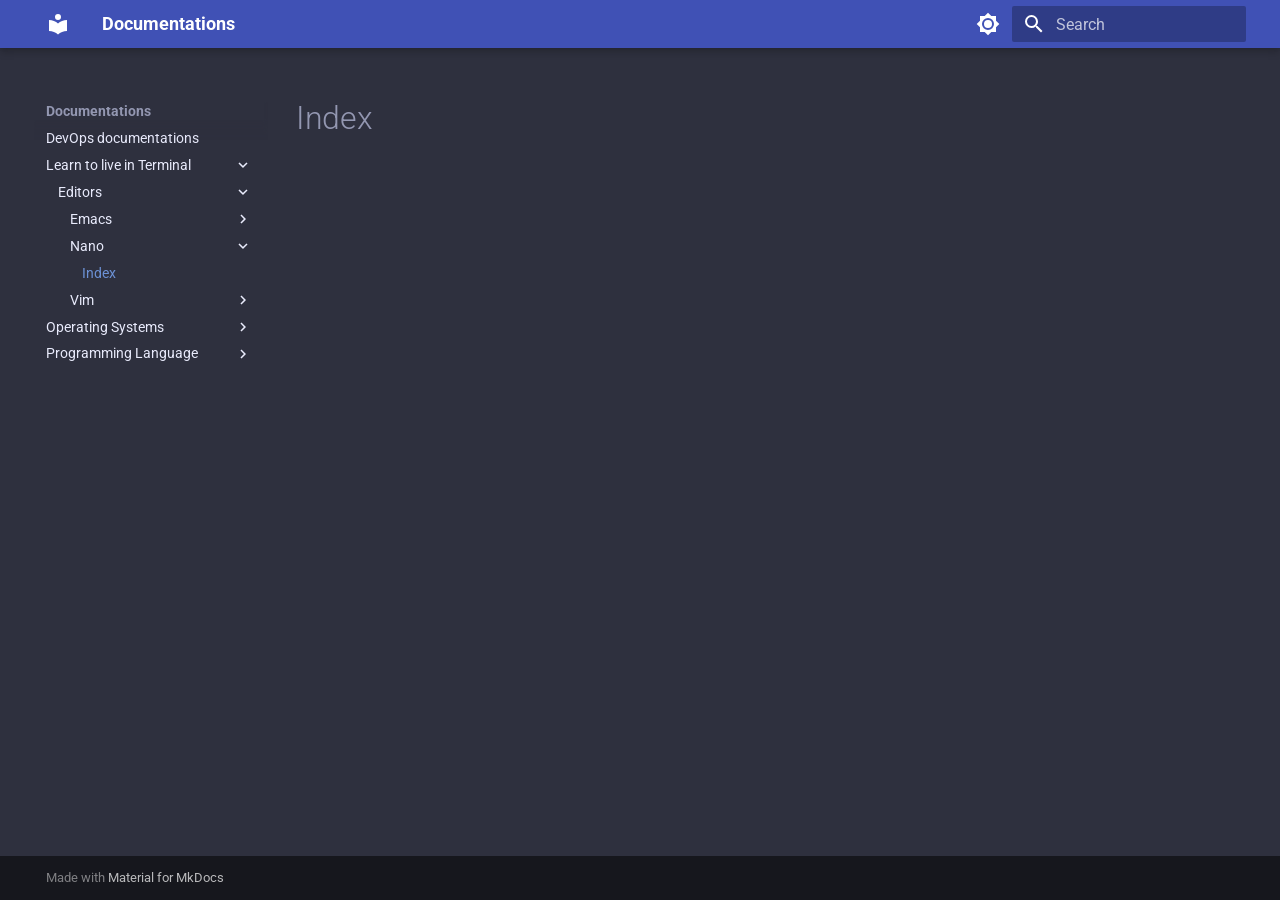
<file: Learn to live in Terminal/Editors/Nano/index.html>
<!doctype html>
<html lang="en" class="no-js">
  <head>
    
      <meta charset="utf-8">
      <meta name="viewport" content="width=device-width,initial-scale=1">
      
      
      
        <link rel="canonical" href="https://docs.baissaoui.fr/Learn%20to%20live%20in%20Terminal/Editors/Nano/">
      
      
        <link rel="prev" href="../Emacs/">
      
      
        <link rel="next" href="../Vim/">
      
      <link rel="icon" href="../../../assets/images/favicon.png">
      <meta name="generator" content="mkdocs-1.5.2, mkdocs-material-9.1.21">
    
    
      
        <title>Index - Documentations</title>
      
    
    
      <link rel="stylesheet" href="../../../assets/stylesheets/main.eebd395e.min.css">
      
        
        <link rel="stylesheet" href="../../../assets/stylesheets/palette.ecc896b0.min.css">
      
      

    
    
    
      
        
        
        <link rel="preconnect" href="https://fonts.gstatic.com" crossorigin>
        <link rel="stylesheet" href="https://fonts.googleapis.com/css?family=Roboto:300,300i,400,400i,700,700i%7CRoboto+Mono:400,400i,700,700i&display=fallback">
        <style>:root{--md-text-font:"Roboto";--md-code-font:"Roboto Mono"}</style>
      
    
    
    <script>__md_scope=new URL("../../..",location),__md_hash=e=>[...e].reduce((e,_)=>(e<<5)-e+_.charCodeAt(0),0),__md_get=(e,_=localStorage,t=__md_scope)=>JSON.parse(_.getItem(t.pathname+"."+e)),__md_set=(e,_,t=localStorage,a=__md_scope)=>{try{t.setItem(a.pathname+"."+e,JSON.stringify(_))}catch(e){}}</script>
    
      

    
    
    
  </head>
  
  
    
    
      
    
    
    
    
    <body dir="ltr" data-md-color-scheme="slate" data-md-color-primary="indigo" data-md-color-accent="indigo">
  
    
    
      <script>var palette=__md_get("__palette");if(palette&&"object"==typeof palette.color)for(var key of Object.keys(palette.color))document.body.setAttribute("data-md-color-"+key,palette.color[key])</script>
    
    <input class="md-toggle" data-md-toggle="drawer" type="checkbox" id="__drawer" autocomplete="off">
    <input class="md-toggle" data-md-toggle="search" type="checkbox" id="__search" autocomplete="off">
    <label class="md-overlay" for="__drawer"></label>
    <div data-md-component="skip">
      
    </div>
    <div data-md-component="announce">
      
    </div>
    
    
      

  

<header class="md-header md-header--shadow" data-md-component="header">
  <nav class="md-header__inner md-grid" aria-label="Header">
    <a href="../../.." title="Documentations" class="md-header__button md-logo" aria-label="Documentations" data-md-component="logo">
      
  
  <svg xmlns="http://www.w3.org/2000/svg" viewBox="0 0 24 24"><path d="M12 8a3 3 0 0 0 3-3 3 3 0 0 0-3-3 3 3 0 0 0-3 3 3 3 0 0 0 3 3m0 3.54C9.64 9.35 6.5 8 3 8v11c3.5 0 6.64 1.35 9 3.54 2.36-2.19 5.5-3.54 9-3.54V8c-3.5 0-6.64 1.35-9 3.54Z"/></svg>

    </a>
    <label class="md-header__button md-icon" for="__drawer">
      <svg xmlns="http://www.w3.org/2000/svg" viewBox="0 0 24 24"><path d="M3 6h18v2H3V6m0 5h18v2H3v-2m0 5h18v2H3v-2Z"/></svg>
    </label>
    <div class="md-header__title" data-md-component="header-title">
      <div class="md-header__ellipsis">
        <div class="md-header__topic">
          <span class="md-ellipsis">
            Documentations
          </span>
        </div>
        <div class="md-header__topic" data-md-component="header-topic">
          <span class="md-ellipsis">
            
              Index
            
          </span>
        </div>
      </div>
    </div>
    
      
        <form class="md-header__option" data-md-component="palette">
          
            
            
            
            <input class="md-option" data-md-color-media="" data-md-color-scheme="slate" data-md-color-primary="indigo" data-md-color-accent="indigo"  aria-label="Switch to light mode"  type="radio" name="__palette" id="__palette_1">
            
              <label class="md-header__button md-icon" title="Switch to light mode" for="__palette_2" hidden>
                <svg xmlns="http://www.w3.org/2000/svg" viewBox="0 0 24 24"><path d="M12 8a4 4 0 0 0-4 4 4 4 0 0 0 4 4 4 4 0 0 0 4-4 4 4 0 0 0-4-4m0 10a6 6 0 0 1-6-6 6 6 0 0 1 6-6 6 6 0 0 1 6 6 6 6 0 0 1-6 6m8-9.31V4h-4.69L12 .69 8.69 4H4v4.69L.69 12 4 15.31V20h4.69L12 23.31 15.31 20H20v-4.69L23.31 12 20 8.69Z"/></svg>
              </label>
            
          
            
            
            
            <input class="md-option" data-md-color-media="" data-md-color-scheme="default" data-md-color-primary="indigo" data-md-color-accent="indigo"  aria-label="Switch to dark mode"  type="radio" name="__palette" id="__palette_2">
            
              <label class="md-header__button md-icon" title="Switch to dark mode" for="__palette_1" hidden>
                <svg xmlns="http://www.w3.org/2000/svg" viewBox="0 0 24 24"><path d="M12 18c-.89 0-1.74-.2-2.5-.55C11.56 16.5 13 14.42 13 12c0-2.42-1.44-4.5-3.5-5.45C10.26 6.2 11.11 6 12 6a6 6 0 0 1 6 6 6 6 0 0 1-6 6m8-9.31V4h-4.69L12 .69 8.69 4H4v4.69L.69 12 4 15.31V20h4.69L12 23.31 15.31 20H20v-4.69L23.31 12 20 8.69Z"/></svg>
              </label>
            
          
        </form>
      
    
    
    
      <label class="md-header__button md-icon" for="__search">
        <svg xmlns="http://www.w3.org/2000/svg" viewBox="0 0 24 24"><path d="M9.5 3A6.5 6.5 0 0 1 16 9.5c0 1.61-.59 3.09-1.56 4.23l.27.27h.79l5 5-1.5 1.5-5-5v-.79l-.27-.27A6.516 6.516 0 0 1 9.5 16 6.5 6.5 0 0 1 3 9.5 6.5 6.5 0 0 1 9.5 3m0 2C7 5 5 7 5 9.5S7 14 9.5 14 14 12 14 9.5 12 5 9.5 5Z"/></svg>
      </label>
      <div class="md-search" data-md-component="search" role="dialog">
  <label class="md-search__overlay" for="__search"></label>
  <div class="md-search__inner" role="search">
    <form class="md-search__form" name="search">
      <input type="text" class="md-search__input" name="query" aria-label="Search" placeholder="Search" autocapitalize="off" autocorrect="off" autocomplete="off" spellcheck="false" data-md-component="search-query" required>
      <label class="md-search__icon md-icon" for="__search">
        <svg xmlns="http://www.w3.org/2000/svg" viewBox="0 0 24 24"><path d="M9.5 3A6.5 6.5 0 0 1 16 9.5c0 1.61-.59 3.09-1.56 4.23l.27.27h.79l5 5-1.5 1.5-5-5v-.79l-.27-.27A6.516 6.516 0 0 1 9.5 16 6.5 6.5 0 0 1 3 9.5 6.5 6.5 0 0 1 9.5 3m0 2C7 5 5 7 5 9.5S7 14 9.5 14 14 12 14 9.5 12 5 9.5 5Z"/></svg>
        <svg xmlns="http://www.w3.org/2000/svg" viewBox="0 0 24 24"><path d="M20 11v2H8l5.5 5.5-1.42 1.42L4.16 12l7.92-7.92L13.5 5.5 8 11h12Z"/></svg>
      </label>
      <nav class="md-search__options" aria-label="Search">
        
        <button type="reset" class="md-search__icon md-icon" title="Clear" aria-label="Clear" tabindex="-1">
          <svg xmlns="http://www.w3.org/2000/svg" viewBox="0 0 24 24"><path d="M19 6.41 17.59 5 12 10.59 6.41 5 5 6.41 10.59 12 5 17.59 6.41 19 12 13.41 17.59 19 19 17.59 13.41 12 19 6.41Z"/></svg>
        </button>
      </nav>
      
    </form>
    <div class="md-search__output">
      <div class="md-search__scrollwrap" data-md-scrollfix>
        <div class="md-search-result" data-md-component="search-result">
          <div class="md-search-result__meta">
            Initializing search
          </div>
          <ol class="md-search-result__list" role="presentation"></ol>
        </div>
      </div>
    </div>
  </div>
</div>
    
    
  </nav>
  
</header>
    
    <div class="md-container" data-md-component="container">
      
      
        
          
        
      
      <main class="md-main" data-md-component="main">
        <div class="md-main__inner md-grid">
          
            
              
              <div class="md-sidebar md-sidebar--primary" data-md-component="sidebar" data-md-type="navigation" >
                <div class="md-sidebar__scrollwrap">
                  <div class="md-sidebar__inner">
                    


<nav class="md-nav md-nav--primary" aria-label="Navigation" data-md-level="0">
  <label class="md-nav__title" for="__drawer">
    <a href="../../.." title="Documentations" class="md-nav__button md-logo" aria-label="Documentations" data-md-component="logo">
      
  
  <svg xmlns="http://www.w3.org/2000/svg" viewBox="0 0 24 24"><path d="M12 8a3 3 0 0 0 3-3 3 3 0 0 0-3-3 3 3 0 0 0-3 3 3 3 0 0 0 3 3m0 3.54C9.64 9.35 6.5 8 3 8v11c3.5 0 6.64 1.35 9 3.54 2.36-2.19 5.5-3.54 9-3.54V8c-3.5 0-6.64 1.35-9 3.54Z"/></svg>

    </a>
    Documentations
  </label>
  
  <ul class="md-nav__list" data-md-scrollfix>
    
      
      
      

  
  
  
    <li class="md-nav__item">
      <a href="../../.." class="md-nav__link">
        DevOps documentations
      </a>
    </li>
  

    
      
      
      

  
  
    
  
  
    
    <li class="md-nav__item md-nav__item--active md-nav__item--nested">
      
      
      
      
      <input class="md-nav__toggle md-toggle " type="checkbox" id="__nav_2" checked>
      
      
      
        <label class="md-nav__link" for="__nav_2" id="__nav_2_label" tabindex="0">
          Learn to live in Terminal
          <span class="md-nav__icon md-icon"></span>
        </label>
      
      <nav class="md-nav" data-md-level="1" aria-labelledby="__nav_2_label" aria-expanded="true">
        <label class="md-nav__title" for="__nav_2">
          <span class="md-nav__icon md-icon"></span>
          Learn to live in Terminal
        </label>
        <ul class="md-nav__list" data-md-scrollfix>
          
            
              
  
  
    
  
  
    
    <li class="md-nav__item md-nav__item--active md-nav__item--nested">
      
      
      
      
      <input class="md-nav__toggle md-toggle " type="checkbox" id="__nav_2_1" checked>
      
      
      
        <label class="md-nav__link" for="__nav_2_1" id="__nav_2_1_label" tabindex="0">
          Editors
          <span class="md-nav__icon md-icon"></span>
        </label>
      
      <nav class="md-nav" data-md-level="2" aria-labelledby="__nav_2_1_label" aria-expanded="true">
        <label class="md-nav__title" for="__nav_2_1">
          <span class="md-nav__icon md-icon"></span>
          Editors
        </label>
        <ul class="md-nav__list" data-md-scrollfix>
          
            
              
  
  
  
    
    <li class="md-nav__item md-nav__item--nested">
      
      
      
      
      <input class="md-nav__toggle md-toggle " type="checkbox" id="__nav_2_1_1" >
      
      
      
        <label class="md-nav__link" for="__nav_2_1_1" id="__nav_2_1_1_label" tabindex="0">
          Emacs
          <span class="md-nav__icon md-icon"></span>
        </label>
      
      <nav class="md-nav" data-md-level="3" aria-labelledby="__nav_2_1_1_label" aria-expanded="false">
        <label class="md-nav__title" for="__nav_2_1_1">
          <span class="md-nav__icon md-icon"></span>
          Emacs
        </label>
        <ul class="md-nav__list" data-md-scrollfix>
          
            
              
  
  
  
    <li class="md-nav__item">
      <a href="../Emacs/" class="md-nav__link">
        Index
      </a>
    </li>
  

            
          
        </ul>
      </nav>
    </li>
  

            
          
            
              
  
  
    
  
  
    
    <li class="md-nav__item md-nav__item--active md-nav__item--nested">
      
      
      
      
      <input class="md-nav__toggle md-toggle " type="checkbox" id="__nav_2_1_2" checked>
      
      
      
        <label class="md-nav__link" for="__nav_2_1_2" id="__nav_2_1_2_label" tabindex="0">
          Nano
          <span class="md-nav__icon md-icon"></span>
        </label>
      
      <nav class="md-nav" data-md-level="3" aria-labelledby="__nav_2_1_2_label" aria-expanded="true">
        <label class="md-nav__title" for="__nav_2_1_2">
          <span class="md-nav__icon md-icon"></span>
          Nano
        </label>
        <ul class="md-nav__list" data-md-scrollfix>
          
            
              
  
  
    
  
  
    <li class="md-nav__item md-nav__item--active">
      
      <input class="md-nav__toggle md-toggle" type="checkbox" id="__toc">
      
      
      
      <a href="./" class="md-nav__link md-nav__link--active">
        Index
      </a>
      
    </li>
  

            
          
        </ul>
      </nav>
    </li>
  

            
          
            
              
  
  
  
    
    <li class="md-nav__item md-nav__item--nested">
      
      
      
      
      <input class="md-nav__toggle md-toggle " type="checkbox" id="__nav_2_1_3" >
      
      
      
        <label class="md-nav__link" for="__nav_2_1_3" id="__nav_2_1_3_label" tabindex="0">
          Vim
          <span class="md-nav__icon md-icon"></span>
        </label>
      
      <nav class="md-nav" data-md-level="3" aria-labelledby="__nav_2_1_3_label" aria-expanded="false">
        <label class="md-nav__title" for="__nav_2_1_3">
          <span class="md-nav__icon md-icon"></span>
          Vim
        </label>
        <ul class="md-nav__list" data-md-scrollfix>
          
            
              
  
  
  
    <li class="md-nav__item">
      <a href="../Vim/" class="md-nav__link">
        Index
      </a>
    </li>
  

            
          
        </ul>
      </nav>
    </li>
  

            
          
        </ul>
      </nav>
    </li>
  

            
          
        </ul>
      </nav>
    </li>
  

    
      
      
      

  
  
  
    
    <li class="md-nav__item md-nav__item--nested">
      
      
      
      
      <input class="md-nav__toggle md-toggle " type="checkbox" id="__nav_3" >
      
      
      
        <label class="md-nav__link" for="__nav_3" id="__nav_3_label" tabindex="0">
          Operating Systems
          <span class="md-nav__icon md-icon"></span>
        </label>
      
      <nav class="md-nav" data-md-level="1" aria-labelledby="__nav_3_label" aria-expanded="false">
        <label class="md-nav__title" for="__nav_3">
          <span class="md-nav__icon md-icon"></span>
          Operating Systems
        </label>
        <ul class="md-nav__list" data-md-scrollfix>
          
            
              
  
  
  
    
    <li class="md-nav__item md-nav__item--nested">
      
      
      
      
      <input class="md-nav__toggle md-toggle " type="checkbox" id="__nav_3_1" >
      
      
      
        <label class="md-nav__link" for="__nav_3_1" id="__nav_3_1_label" tabindex="0">
          Linux
          <span class="md-nav__icon md-icon"></span>
        </label>
      
      <nav class="md-nav" data-md-level="2" aria-labelledby="__nav_3_1_label" aria-expanded="false">
        <label class="md-nav__title" for="__nav_3_1">
          <span class="md-nav__icon md-icon"></span>
          Linux
        </label>
        <ul class="md-nav__list" data-md-scrollfix>
          
            
              
  
  
  
    <li class="md-nav__item">
      <a href="../../../Operating%20Systems/Linux/" class="md-nav__link">
        Index
      </a>
    </li>
  

            
          
        </ul>
      </nav>
    </li>
  

            
          
            
              
  
  
  
    
    <li class="md-nav__item md-nav__item--nested">
      
      
      
      
      <input class="md-nav__toggle md-toggle " type="checkbox" id="__nav_3_2" >
      
      
      
        <label class="md-nav__link" for="__nav_3_2" id="__nav_3_2_label" tabindex="0">
          Windows
          <span class="md-nav__icon md-icon"></span>
        </label>
      
      <nav class="md-nav" data-md-level="2" aria-labelledby="__nav_3_2_label" aria-expanded="false">
        <label class="md-nav__title" for="__nav_3_2">
          <span class="md-nav__icon md-icon"></span>
          Windows
        </label>
        <ul class="md-nav__list" data-md-scrollfix>
          
            
              
  
  
  
    <li class="md-nav__item">
      <a href="../../../Operating%20Systems/Windows/" class="md-nav__link">
        Index
      </a>
    </li>
  

            
          
        </ul>
      </nav>
    </li>
  

            
          
        </ul>
      </nav>
    </li>
  

    
      
      
      

  
  
  
    
    <li class="md-nav__item md-nav__item--nested">
      
      
      
      
      <input class="md-nav__toggle md-toggle " type="checkbox" id="__nav_4" >
      
      
      
        <label class="md-nav__link" for="__nav_4" id="__nav_4_label" tabindex="0">
          Programming Language
          <span class="md-nav__icon md-icon"></span>
        </label>
      
      <nav class="md-nav" data-md-level="1" aria-labelledby="__nav_4_label" aria-expanded="false">
        <label class="md-nav__title" for="__nav_4">
          <span class="md-nav__icon md-icon"></span>
          Programming Language
        </label>
        <ul class="md-nav__list" data-md-scrollfix>
          
            
              
  
  
  
    
    <li class="md-nav__item md-nav__item--nested">
      
      
      
      
      <input class="md-nav__toggle md-toggle " type="checkbox" id="__nav_4_1" >
      
      
      
        <label class="md-nav__link" for="__nav_4_1" id="__nav_4_1_label" tabindex="0">
          Python
          <span class="md-nav__icon md-icon"></span>
        </label>
      
      <nav class="md-nav" data-md-level="2" aria-labelledby="__nav_4_1_label" aria-expanded="false">
        <label class="md-nav__title" for="__nav_4_1">
          <span class="md-nav__icon md-icon"></span>
          Python
        </label>
        <ul class="md-nav__list" data-md-scrollfix>
          
            
              
  
  
  
    <li class="md-nav__item">
      <a href="../../../Programming%20Language/Python/" class="md-nav__link">
        Index
      </a>
    </li>
  

            
          
        </ul>
      </nav>
    </li>
  

            
          
        </ul>
      </nav>
    </li>
  

    
  </ul>
</nav>
                  </div>
                </div>
              </div>
            
            
              
              <div class="md-sidebar md-sidebar--secondary" data-md-component="sidebar" data-md-type="toc" >
                <div class="md-sidebar__scrollwrap">
                  <div class="md-sidebar__inner">
                    

<nav class="md-nav md-nav--secondary" aria-label="Table of contents">
  
  
  
  
</nav>
                  </div>
                </div>
              </div>
            
          
          
            <div class="md-content" data-md-component="content">
              <article class="md-content__inner md-typeset">
                
                  


  <h1>Index</h1>







                
              </article>
            </div>
          
          
        </div>
        
      </main>
      
        <footer class="md-footer">
  
  <div class="md-footer-meta md-typeset">
    <div class="md-footer-meta__inner md-grid">
      <div class="md-copyright">
  
  
    Made with
    <a href="https://squidfunk.github.io/mkdocs-material/" target="_blank" rel="noopener">
      Material for MkDocs
    </a>
  
</div>
      
    </div>
  </div>
</footer>
      
    </div>
    <div class="md-dialog" data-md-component="dialog">
      <div class="md-dialog__inner md-typeset"></div>
    </div>
    
    <script id="__config" type="application/json">{"base": "../../..", "features": [], "search": "../../../assets/javascripts/workers/search.74e28a9f.min.js", "translations": {"clipboard.copied": "Copied to clipboard", "clipboard.copy": "Copy to clipboard", "search.result.more.one": "1 more on this page", "search.result.more.other": "# more on this page", "search.result.none": "No matching documents", "search.result.one": "1 matching document", "search.result.other": "# matching documents", "search.result.placeholder": "Type to start searching", "search.result.term.missing": "Missing", "select.version": "Select version"}}</script>
    
    
      <script src="../../../assets/javascripts/bundle.220ee61c.min.js"></script>
      
    
  </body>
</html>
</file>
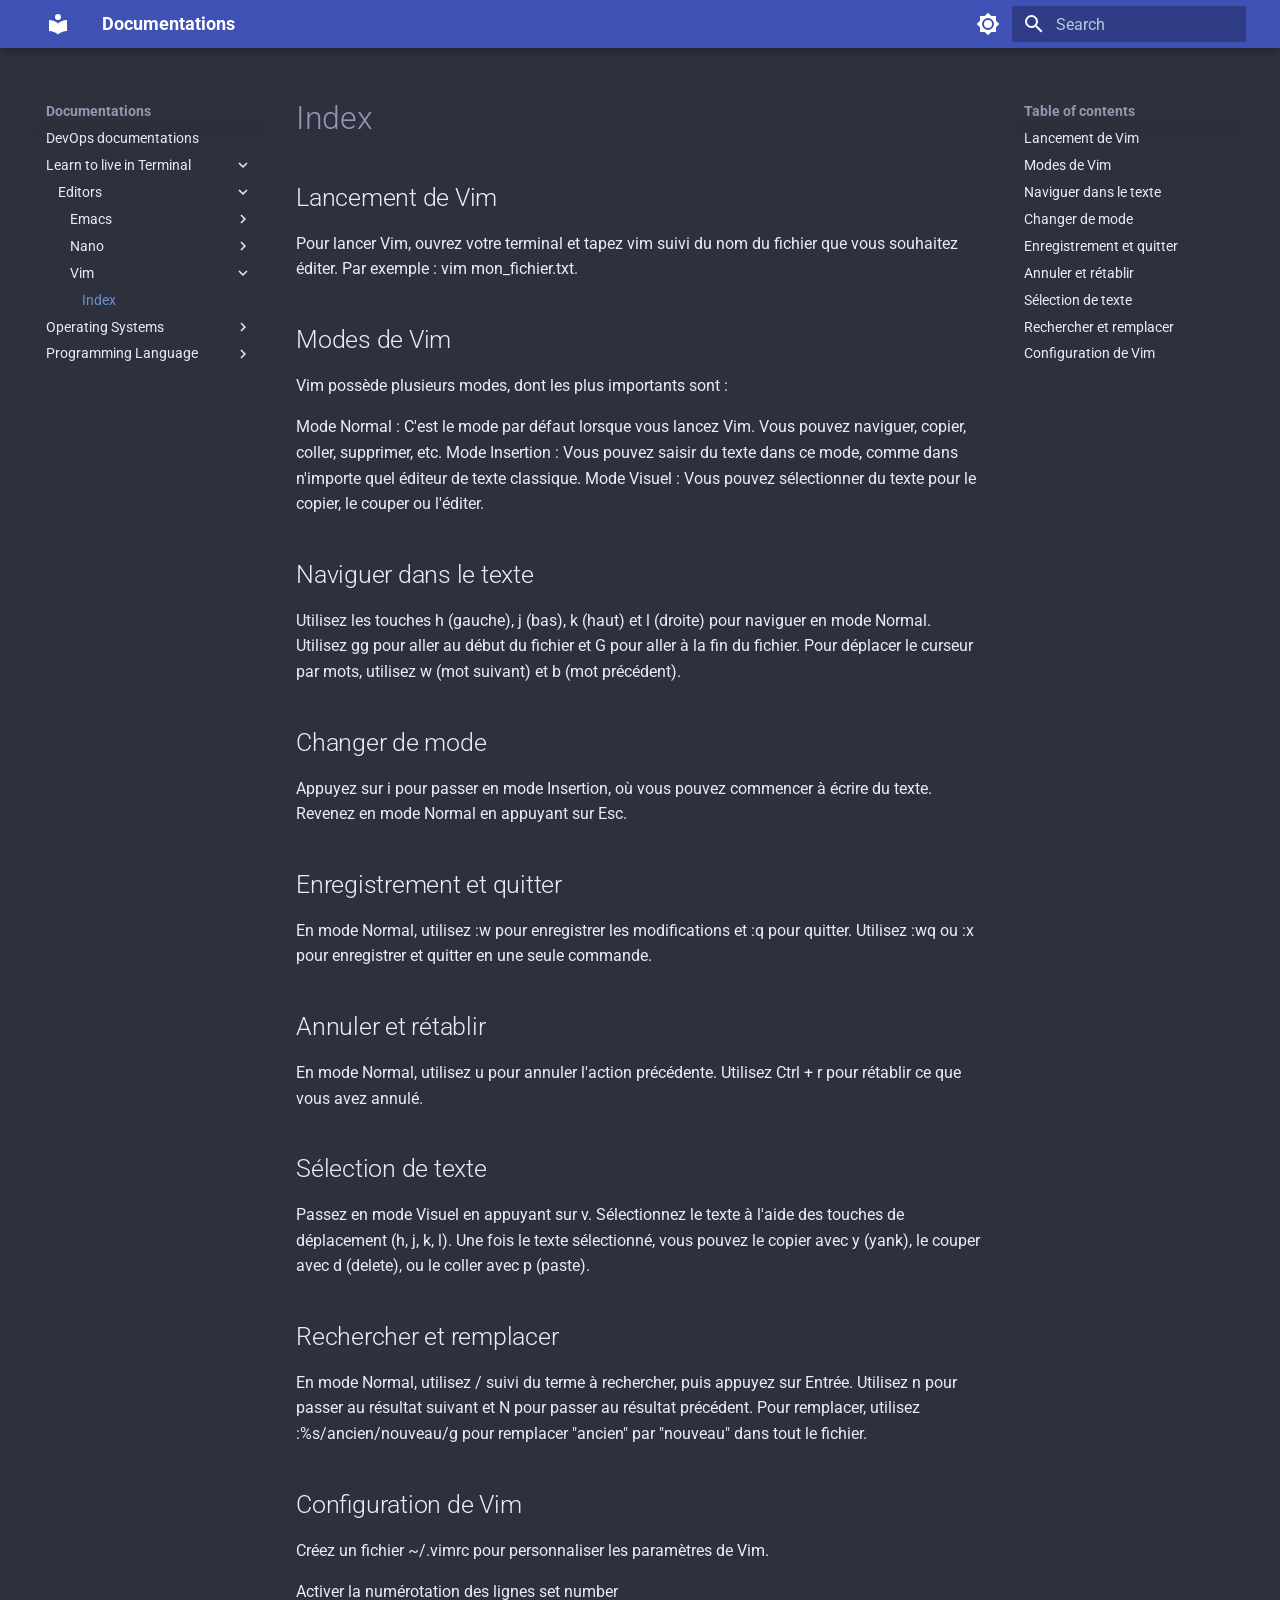
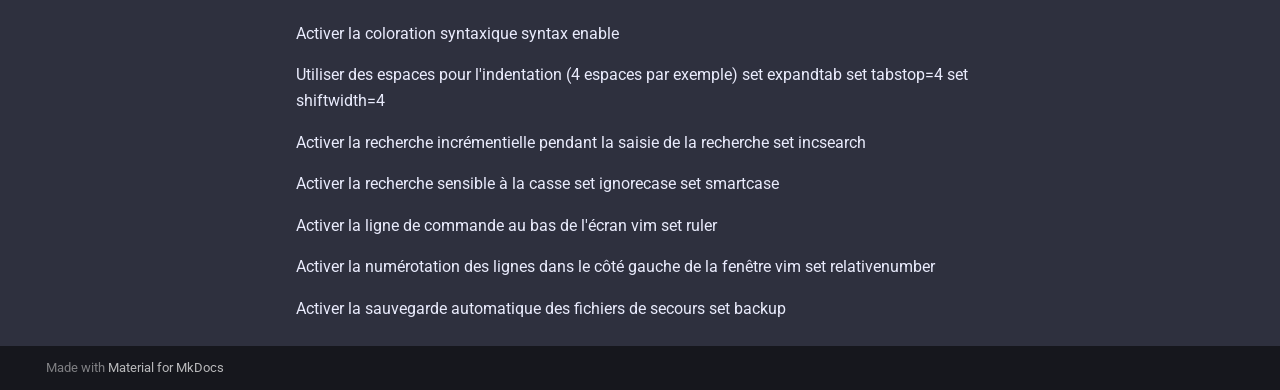
<file: Learn to live in Terminal/Editors/Vim/index.html>
<!doctype html>
<html lang="en" class="no-js">
  <head>
    
      <meta charset="utf-8">
      <meta name="viewport" content="width=device-width,initial-scale=1">
      
      
      
        <link rel="canonical" href="https://docs.baissaoui.fr/Learn%20to%20live%20in%20Terminal/Editors/Vim/">
      
      
        <link rel="prev" href="../Nano/">
      
      
        <link rel="next" href="../../../Operating%20Systems/Linux/">
      
      <link rel="icon" href="../../../assets/images/favicon.png">
      <meta name="generator" content="mkdocs-1.5.2, mkdocs-material-9.1.21">
    
    
      
        <title>Index - Documentations</title>
      
    
    
      <link rel="stylesheet" href="../../../assets/stylesheets/main.eebd395e.min.css">
      
        
        <link rel="stylesheet" href="../../../assets/stylesheets/palette.ecc896b0.min.css">
      
      

    
    
    
      
        
        
        <link rel="preconnect" href="https://fonts.gstatic.com" crossorigin>
        <link rel="stylesheet" href="https://fonts.googleapis.com/css?family=Roboto:300,300i,400,400i,700,700i%7CRoboto+Mono:400,400i,700,700i&display=fallback">
        <style>:root{--md-text-font:"Roboto";--md-code-font:"Roboto Mono"}</style>
      
    
    
    <script>__md_scope=new URL("../../..",location),__md_hash=e=>[...e].reduce((e,_)=>(e<<5)-e+_.charCodeAt(0),0),__md_get=(e,_=localStorage,t=__md_scope)=>JSON.parse(_.getItem(t.pathname+"."+e)),__md_set=(e,_,t=localStorage,a=__md_scope)=>{try{t.setItem(a.pathname+"."+e,JSON.stringify(_))}catch(e){}}</script>
    
      

    
    
    
  </head>
  
  
    
    
      
    
    
    
    
    <body dir="ltr" data-md-color-scheme="slate" data-md-color-primary="indigo" data-md-color-accent="indigo">
  
    
    
      <script>var palette=__md_get("__palette");if(palette&&"object"==typeof palette.color)for(var key of Object.keys(palette.color))document.body.setAttribute("data-md-color-"+key,palette.color[key])</script>
    
    <input class="md-toggle" data-md-toggle="drawer" type="checkbox" id="__drawer" autocomplete="off">
    <input class="md-toggle" data-md-toggle="search" type="checkbox" id="__search" autocomplete="off">
    <label class="md-overlay" for="__drawer"></label>
    <div data-md-component="skip">
      
        
        <a href="#lancement-de-vim" class="md-skip">
          Skip to content
        </a>
      
    </div>
    <div data-md-component="announce">
      
    </div>
    
    
      

  

<header class="md-header md-header--shadow" data-md-component="header">
  <nav class="md-header__inner md-grid" aria-label="Header">
    <a href="../../.." title="Documentations" class="md-header__button md-logo" aria-label="Documentations" data-md-component="logo">
      
  
  <svg xmlns="http://www.w3.org/2000/svg" viewBox="0 0 24 24"><path d="M12 8a3 3 0 0 0 3-3 3 3 0 0 0-3-3 3 3 0 0 0-3 3 3 3 0 0 0 3 3m0 3.54C9.64 9.35 6.5 8 3 8v11c3.5 0 6.64 1.35 9 3.54 2.36-2.19 5.5-3.54 9-3.54V8c-3.5 0-6.64 1.35-9 3.54Z"/></svg>

    </a>
    <label class="md-header__button md-icon" for="__drawer">
      <svg xmlns="http://www.w3.org/2000/svg" viewBox="0 0 24 24"><path d="M3 6h18v2H3V6m0 5h18v2H3v-2m0 5h18v2H3v-2Z"/></svg>
    </label>
    <div class="md-header__title" data-md-component="header-title">
      <div class="md-header__ellipsis">
        <div class="md-header__topic">
          <span class="md-ellipsis">
            Documentations
          </span>
        </div>
        <div class="md-header__topic" data-md-component="header-topic">
          <span class="md-ellipsis">
            
              Index
            
          </span>
        </div>
      </div>
    </div>
    
      
        <form class="md-header__option" data-md-component="palette">
          
            
            
            
            <input class="md-option" data-md-color-media="" data-md-color-scheme="slate" data-md-color-primary="indigo" data-md-color-accent="indigo"  aria-label="Switch to light mode"  type="radio" name="__palette" id="__palette_1">
            
              <label class="md-header__button md-icon" title="Switch to light mode" for="__palette_2" hidden>
                <svg xmlns="http://www.w3.org/2000/svg" viewBox="0 0 24 24"><path d="M12 8a4 4 0 0 0-4 4 4 4 0 0 0 4 4 4 4 0 0 0 4-4 4 4 0 0 0-4-4m0 10a6 6 0 0 1-6-6 6 6 0 0 1 6-6 6 6 0 0 1 6 6 6 6 0 0 1-6 6m8-9.31V4h-4.69L12 .69 8.69 4H4v4.69L.69 12 4 15.31V20h4.69L12 23.31 15.31 20H20v-4.69L23.31 12 20 8.69Z"/></svg>
              </label>
            
          
            
            
            
            <input class="md-option" data-md-color-media="" data-md-color-scheme="default" data-md-color-primary="indigo" data-md-color-accent="indigo"  aria-label="Switch to dark mode"  type="radio" name="__palette" id="__palette_2">
            
              <label class="md-header__button md-icon" title="Switch to dark mode" for="__palette_1" hidden>
                <svg xmlns="http://www.w3.org/2000/svg" viewBox="0 0 24 24"><path d="M12 18c-.89 0-1.74-.2-2.5-.55C11.56 16.5 13 14.42 13 12c0-2.42-1.44-4.5-3.5-5.45C10.26 6.2 11.11 6 12 6a6 6 0 0 1 6 6 6 6 0 0 1-6 6m8-9.31V4h-4.69L12 .69 8.69 4H4v4.69L.69 12 4 15.31V20h4.69L12 23.31 15.31 20H20v-4.69L23.31 12 20 8.69Z"/></svg>
              </label>
            
          
        </form>
      
    
    
    
      <label class="md-header__button md-icon" for="__search">
        <svg xmlns="http://www.w3.org/2000/svg" viewBox="0 0 24 24"><path d="M9.5 3A6.5 6.5 0 0 1 16 9.5c0 1.61-.59 3.09-1.56 4.23l.27.27h.79l5 5-1.5 1.5-5-5v-.79l-.27-.27A6.516 6.516 0 0 1 9.5 16 6.5 6.5 0 0 1 3 9.5 6.5 6.5 0 0 1 9.5 3m0 2C7 5 5 7 5 9.5S7 14 9.5 14 14 12 14 9.5 12 5 9.5 5Z"/></svg>
      </label>
      <div class="md-search" data-md-component="search" role="dialog">
  <label class="md-search__overlay" for="__search"></label>
  <div class="md-search__inner" role="search">
    <form class="md-search__form" name="search">
      <input type="text" class="md-search__input" name="query" aria-label="Search" placeholder="Search" autocapitalize="off" autocorrect="off" autocomplete="off" spellcheck="false" data-md-component="search-query" required>
      <label class="md-search__icon md-icon" for="__search">
        <svg xmlns="http://www.w3.org/2000/svg" viewBox="0 0 24 24"><path d="M9.5 3A6.5 6.5 0 0 1 16 9.5c0 1.61-.59 3.09-1.56 4.23l.27.27h.79l5 5-1.5 1.5-5-5v-.79l-.27-.27A6.516 6.516 0 0 1 9.5 16 6.5 6.5 0 0 1 3 9.5 6.5 6.5 0 0 1 9.5 3m0 2C7 5 5 7 5 9.5S7 14 9.5 14 14 12 14 9.5 12 5 9.5 5Z"/></svg>
        <svg xmlns="http://www.w3.org/2000/svg" viewBox="0 0 24 24"><path d="M20 11v2H8l5.5 5.5-1.42 1.42L4.16 12l7.92-7.92L13.5 5.5 8 11h12Z"/></svg>
      </label>
      <nav class="md-search__options" aria-label="Search">
        
        <button type="reset" class="md-search__icon md-icon" title="Clear" aria-label="Clear" tabindex="-1">
          <svg xmlns="http://www.w3.org/2000/svg" viewBox="0 0 24 24"><path d="M19 6.41 17.59 5 12 10.59 6.41 5 5 6.41 10.59 12 5 17.59 6.41 19 12 13.41 17.59 19 19 17.59 13.41 12 19 6.41Z"/></svg>
        </button>
      </nav>
      
    </form>
    <div class="md-search__output">
      <div class="md-search__scrollwrap" data-md-scrollfix>
        <div class="md-search-result" data-md-component="search-result">
          <div class="md-search-result__meta">
            Initializing search
          </div>
          <ol class="md-search-result__list" role="presentation"></ol>
        </div>
      </div>
    </div>
  </div>
</div>
    
    
  </nav>
  
</header>
    
    <div class="md-container" data-md-component="container">
      
      
        
          
        
      
      <main class="md-main" data-md-component="main">
        <div class="md-main__inner md-grid">
          
            
              
              <div class="md-sidebar md-sidebar--primary" data-md-component="sidebar" data-md-type="navigation" >
                <div class="md-sidebar__scrollwrap">
                  <div class="md-sidebar__inner">
                    


<nav class="md-nav md-nav--primary" aria-label="Navigation" data-md-level="0">
  <label class="md-nav__title" for="__drawer">
    <a href="../../.." title="Documentations" class="md-nav__button md-logo" aria-label="Documentations" data-md-component="logo">
      
  
  <svg xmlns="http://www.w3.org/2000/svg" viewBox="0 0 24 24"><path d="M12 8a3 3 0 0 0 3-3 3 3 0 0 0-3-3 3 3 0 0 0-3 3 3 3 0 0 0 3 3m0 3.54C9.64 9.35 6.5 8 3 8v11c3.5 0 6.64 1.35 9 3.54 2.36-2.19 5.5-3.54 9-3.54V8c-3.5 0-6.64 1.35-9 3.54Z"/></svg>

    </a>
    Documentations
  </label>
  
  <ul class="md-nav__list" data-md-scrollfix>
    
      
      
      

  
  
  
    <li class="md-nav__item">
      <a href="../../.." class="md-nav__link">
        DevOps documentations
      </a>
    </li>
  

    
      
      
      

  
  
    
  
  
    
    <li class="md-nav__item md-nav__item--active md-nav__item--nested">
      
      
      
      
      <input class="md-nav__toggle md-toggle " type="checkbox" id="__nav_2" checked>
      
      
      
        <label class="md-nav__link" for="__nav_2" id="__nav_2_label" tabindex="0">
          Learn to live in Terminal
          <span class="md-nav__icon md-icon"></span>
        </label>
      
      <nav class="md-nav" data-md-level="1" aria-labelledby="__nav_2_label" aria-expanded="true">
        <label class="md-nav__title" for="__nav_2">
          <span class="md-nav__icon md-icon"></span>
          Learn to live in Terminal
        </label>
        <ul class="md-nav__list" data-md-scrollfix>
          
            
              
  
  
    
  
  
    
    <li class="md-nav__item md-nav__item--active md-nav__item--nested">
      
      
      
      
      <input class="md-nav__toggle md-toggle " type="checkbox" id="__nav_2_1" checked>
      
      
      
        <label class="md-nav__link" for="__nav_2_1" id="__nav_2_1_label" tabindex="0">
          Editors
          <span class="md-nav__icon md-icon"></span>
        </label>
      
      <nav class="md-nav" data-md-level="2" aria-labelledby="__nav_2_1_label" aria-expanded="true">
        <label class="md-nav__title" for="__nav_2_1">
          <span class="md-nav__icon md-icon"></span>
          Editors
        </label>
        <ul class="md-nav__list" data-md-scrollfix>
          
            
              
  
  
  
    
    <li class="md-nav__item md-nav__item--nested">
      
      
      
      
      <input class="md-nav__toggle md-toggle " type="checkbox" id="__nav_2_1_1" >
      
      
      
        <label class="md-nav__link" for="__nav_2_1_1" id="__nav_2_1_1_label" tabindex="0">
          Emacs
          <span class="md-nav__icon md-icon"></span>
        </label>
      
      <nav class="md-nav" data-md-level="3" aria-labelledby="__nav_2_1_1_label" aria-expanded="false">
        <label class="md-nav__title" for="__nav_2_1_1">
          <span class="md-nav__icon md-icon"></span>
          Emacs
        </label>
        <ul class="md-nav__list" data-md-scrollfix>
          
            
              
  
  
  
    <li class="md-nav__item">
      <a href="../Emacs/" class="md-nav__link">
        Index
      </a>
    </li>
  

            
          
        </ul>
      </nav>
    </li>
  

            
          
            
              
  
  
  
    
    <li class="md-nav__item md-nav__item--nested">
      
      
      
      
      <input class="md-nav__toggle md-toggle " type="checkbox" id="__nav_2_1_2" >
      
      
      
        <label class="md-nav__link" for="__nav_2_1_2" id="__nav_2_1_2_label" tabindex="0">
          Nano
          <span class="md-nav__icon md-icon"></span>
        </label>
      
      <nav class="md-nav" data-md-level="3" aria-labelledby="__nav_2_1_2_label" aria-expanded="false">
        <label class="md-nav__title" for="__nav_2_1_2">
          <span class="md-nav__icon md-icon"></span>
          Nano
        </label>
        <ul class="md-nav__list" data-md-scrollfix>
          
            
              
  
  
  
    <li class="md-nav__item">
      <a href="../Nano/" class="md-nav__link">
        Index
      </a>
    </li>
  

            
          
        </ul>
      </nav>
    </li>
  

            
          
            
              
  
  
    
  
  
    
    <li class="md-nav__item md-nav__item--active md-nav__item--nested">
      
      
      
      
      <input class="md-nav__toggle md-toggle " type="checkbox" id="__nav_2_1_3" checked>
      
      
      
        <label class="md-nav__link" for="__nav_2_1_3" id="__nav_2_1_3_label" tabindex="0">
          Vim
          <span class="md-nav__icon md-icon"></span>
        </label>
      
      <nav class="md-nav" data-md-level="3" aria-labelledby="__nav_2_1_3_label" aria-expanded="true">
        <label class="md-nav__title" for="__nav_2_1_3">
          <span class="md-nav__icon md-icon"></span>
          Vim
        </label>
        <ul class="md-nav__list" data-md-scrollfix>
          
            
              
  
  
    
  
  
    <li class="md-nav__item md-nav__item--active">
      
      <input class="md-nav__toggle md-toggle" type="checkbox" id="__toc">
      
      
      
        <label class="md-nav__link md-nav__link--active" for="__toc">
          Index
          <span class="md-nav__icon md-icon"></span>
        </label>
      
      <a href="./" class="md-nav__link md-nav__link--active">
        Index
      </a>
      
        

<nav class="md-nav md-nav--secondary" aria-label="Table of contents">
  
  
  
  
    <label class="md-nav__title" for="__toc">
      <span class="md-nav__icon md-icon"></span>
      Table of contents
    </label>
    <ul class="md-nav__list" data-md-component="toc" data-md-scrollfix>
      
        <li class="md-nav__item">
  <a href="#lancement-de-vim" class="md-nav__link">
    Lancement de Vim
  </a>
  
</li>
      
        <li class="md-nav__item">
  <a href="#modes-de-vim" class="md-nav__link">
    Modes de Vim
  </a>
  
</li>
      
        <li class="md-nav__item">
  <a href="#naviguer-dans-le-texte" class="md-nav__link">
    Naviguer dans le texte
  </a>
  
</li>
      
        <li class="md-nav__item">
  <a href="#changer-de-mode" class="md-nav__link">
    Changer de mode
  </a>
  
</li>
      
        <li class="md-nav__item">
  <a href="#enregistrement-et-quitter" class="md-nav__link">
    Enregistrement et quitter
  </a>
  
</li>
      
        <li class="md-nav__item">
  <a href="#annuler-et-retablir" class="md-nav__link">
    Annuler et rétablir
  </a>
  
</li>
      
        <li class="md-nav__item">
  <a href="#selection-de-texte" class="md-nav__link">
    Sélection de texte
  </a>
  
</li>
      
        <li class="md-nav__item">
  <a href="#rechercher-et-remplacer" class="md-nav__link">
    Rechercher et remplacer
  </a>
  
</li>
      
        <li class="md-nav__item">
  <a href="#configuration-de-vim" class="md-nav__link">
    Configuration de Vim
  </a>
  
</li>
      
    </ul>
  
</nav>
      
    </li>
  

            
          
        </ul>
      </nav>
    </li>
  

            
          
        </ul>
      </nav>
    </li>
  

            
          
        </ul>
      </nav>
    </li>
  

    
      
      
      

  
  
  
    
    <li class="md-nav__item md-nav__item--nested">
      
      
      
      
      <input class="md-nav__toggle md-toggle " type="checkbox" id="__nav_3" >
      
      
      
        <label class="md-nav__link" for="__nav_3" id="__nav_3_label" tabindex="0">
          Operating Systems
          <span class="md-nav__icon md-icon"></span>
        </label>
      
      <nav class="md-nav" data-md-level="1" aria-labelledby="__nav_3_label" aria-expanded="false">
        <label class="md-nav__title" for="__nav_3">
          <span class="md-nav__icon md-icon"></span>
          Operating Systems
        </label>
        <ul class="md-nav__list" data-md-scrollfix>
          
            
              
  
  
  
    
    <li class="md-nav__item md-nav__item--nested">
      
      
      
      
      <input class="md-nav__toggle md-toggle " type="checkbox" id="__nav_3_1" >
      
      
      
        <label class="md-nav__link" for="__nav_3_1" id="__nav_3_1_label" tabindex="0">
          Linux
          <span class="md-nav__icon md-icon"></span>
        </label>
      
      <nav class="md-nav" data-md-level="2" aria-labelledby="__nav_3_1_label" aria-expanded="false">
        <label class="md-nav__title" for="__nav_3_1">
          <span class="md-nav__icon md-icon"></span>
          Linux
        </label>
        <ul class="md-nav__list" data-md-scrollfix>
          
            
              
  
  
  
    <li class="md-nav__item">
      <a href="../../../Operating%20Systems/Linux/" class="md-nav__link">
        Index
      </a>
    </li>
  

            
          
        </ul>
      </nav>
    </li>
  

            
          
            
              
  
  
  
    
    <li class="md-nav__item md-nav__item--nested">
      
      
      
      
      <input class="md-nav__toggle md-toggle " type="checkbox" id="__nav_3_2" >
      
      
      
        <label class="md-nav__link" for="__nav_3_2" id="__nav_3_2_label" tabindex="0">
          Windows
          <span class="md-nav__icon md-icon"></span>
        </label>
      
      <nav class="md-nav" data-md-level="2" aria-labelledby="__nav_3_2_label" aria-expanded="false">
        <label class="md-nav__title" for="__nav_3_2">
          <span class="md-nav__icon md-icon"></span>
          Windows
        </label>
        <ul class="md-nav__list" data-md-scrollfix>
          
            
              
  
  
  
    <li class="md-nav__item">
      <a href="../../../Operating%20Systems/Windows/" class="md-nav__link">
        Index
      </a>
    </li>
  

            
          
        </ul>
      </nav>
    </li>
  

            
          
        </ul>
      </nav>
    </li>
  

    
      
      
      

  
  
  
    
    <li class="md-nav__item md-nav__item--nested">
      
      
      
      
      <input class="md-nav__toggle md-toggle " type="checkbox" id="__nav_4" >
      
      
      
        <label class="md-nav__link" for="__nav_4" id="__nav_4_label" tabindex="0">
          Programming Language
          <span class="md-nav__icon md-icon"></span>
        </label>
      
      <nav class="md-nav" data-md-level="1" aria-labelledby="__nav_4_label" aria-expanded="false">
        <label class="md-nav__title" for="__nav_4">
          <span class="md-nav__icon md-icon"></span>
          Programming Language
        </label>
        <ul class="md-nav__list" data-md-scrollfix>
          
            
              
  
  
  
    
    <li class="md-nav__item md-nav__item--nested">
      
      
      
      
      <input class="md-nav__toggle md-toggle " type="checkbox" id="__nav_4_1" >
      
      
      
        <label class="md-nav__link" for="__nav_4_1" id="__nav_4_1_label" tabindex="0">
          Python
          <span class="md-nav__icon md-icon"></span>
        </label>
      
      <nav class="md-nav" data-md-level="2" aria-labelledby="__nav_4_1_label" aria-expanded="false">
        <label class="md-nav__title" for="__nav_4_1">
          <span class="md-nav__icon md-icon"></span>
          Python
        </label>
        <ul class="md-nav__list" data-md-scrollfix>
          
            
              
  
  
  
    <li class="md-nav__item">
      <a href="../../../Programming%20Language/Python/" class="md-nav__link">
        Index
      </a>
    </li>
  

            
          
        </ul>
      </nav>
    </li>
  

            
          
        </ul>
      </nav>
    </li>
  

    
  </ul>
</nav>
                  </div>
                </div>
              </div>
            
            
              
              <div class="md-sidebar md-sidebar--secondary" data-md-component="sidebar" data-md-type="toc" >
                <div class="md-sidebar__scrollwrap">
                  <div class="md-sidebar__inner">
                    

<nav class="md-nav md-nav--secondary" aria-label="Table of contents">
  
  
  
  
    <label class="md-nav__title" for="__toc">
      <span class="md-nav__icon md-icon"></span>
      Table of contents
    </label>
    <ul class="md-nav__list" data-md-component="toc" data-md-scrollfix>
      
        <li class="md-nav__item">
  <a href="#lancement-de-vim" class="md-nav__link">
    Lancement de Vim
  </a>
  
</li>
      
        <li class="md-nav__item">
  <a href="#modes-de-vim" class="md-nav__link">
    Modes de Vim
  </a>
  
</li>
      
        <li class="md-nav__item">
  <a href="#naviguer-dans-le-texte" class="md-nav__link">
    Naviguer dans le texte
  </a>
  
</li>
      
        <li class="md-nav__item">
  <a href="#changer-de-mode" class="md-nav__link">
    Changer de mode
  </a>
  
</li>
      
        <li class="md-nav__item">
  <a href="#enregistrement-et-quitter" class="md-nav__link">
    Enregistrement et quitter
  </a>
  
</li>
      
        <li class="md-nav__item">
  <a href="#annuler-et-retablir" class="md-nav__link">
    Annuler et rétablir
  </a>
  
</li>
      
        <li class="md-nav__item">
  <a href="#selection-de-texte" class="md-nav__link">
    Sélection de texte
  </a>
  
</li>
      
        <li class="md-nav__item">
  <a href="#rechercher-et-remplacer" class="md-nav__link">
    Rechercher et remplacer
  </a>
  
</li>
      
        <li class="md-nav__item">
  <a href="#configuration-de-vim" class="md-nav__link">
    Configuration de Vim
  </a>
  
</li>
      
    </ul>
  
</nav>
                  </div>
                </div>
              </div>
            
          
          
            <div class="md-content" data-md-component="content">
              <article class="md-content__inner md-typeset">
                
                  


  <h1>Index</h1>

<h2 id="lancement-de-vim">Lancement de Vim</h2>
<p>Pour lancer Vim, ouvrez votre terminal et tapez vim suivi du nom du fichier que vous souhaitez éditer. Par exemple : vim mon_fichier.txt.</p>
<h2 id="modes-de-vim">Modes de Vim</h2>
<p>Vim possède plusieurs modes, dont les plus importants sont :</p>
<p>Mode Normal : C'est le mode par défaut lorsque vous lancez Vim. Vous pouvez naviguer, copier, coller, supprimer, etc.
Mode Insertion : Vous pouvez saisir du texte dans ce mode, comme dans n'importe quel éditeur de texte classique.
Mode Visuel : Vous pouvez sélectionner du texte pour le copier, le couper ou l'éditer.</p>
<h2 id="naviguer-dans-le-texte">Naviguer dans le texte</h2>
<p>Utilisez les touches h (gauche), j (bas), k (haut) et l (droite) pour naviguer en mode Normal.
Utilisez gg pour aller au début du fichier et G pour aller à la fin du fichier.
Pour déplacer le curseur par mots, utilisez w (mot suivant) et b (mot précédent).</p>
<h2 id="changer-de-mode">Changer de mode</h2>
<p>Appuyez sur i pour passer en mode Insertion, où vous pouvez commencer à écrire du texte.
Revenez en mode Normal en appuyant sur Esc.</p>
<h2 id="enregistrement-et-quitter">Enregistrement et quitter</h2>
<p>En mode Normal, utilisez :w pour enregistrer les modifications et :q pour quitter.
Utilisez :wq ou :x pour enregistrer et quitter en une seule commande.</p>
<h2 id="annuler-et-retablir">Annuler et rétablir</h2>
<p>En mode Normal, utilisez u pour annuler l'action précédente.
Utilisez Ctrl + r pour rétablir ce que vous avez annulé.</p>
<h2 id="selection-de-texte">Sélection de texte</h2>
<p>Passez en mode Visuel en appuyant sur v.
Sélectionnez le texte à l'aide des touches de déplacement (h, j, k, l).
Une fois le texte sélectionné, vous pouvez le copier avec y (yank), le couper avec d (delete), ou le coller avec p (paste).</p>
<h2 id="rechercher-et-remplacer">Rechercher et remplacer</h2>
<p>En mode Normal, utilisez / suivi du terme à rechercher, puis appuyez sur Entrée.
Utilisez n pour passer au résultat suivant et N pour passer au résultat précédent.
Pour remplacer, utilisez :%s/ancien/nouveau/g pour remplacer "ancien" par "nouveau" dans tout le fichier.</p>
<h2 id="configuration-de-vim">Configuration de Vim</h2>
<p>Créez un fichier ~/.vimrc pour personnaliser les paramètres de Vim.</p>
<p>Activer la numérotation des lignes
set number</p>
<p>Activer la coloration syntaxique
syntax enable</p>
<p>Utiliser des espaces pour l'indentation (4 espaces par exemple)
set expandtab
set tabstop=4
set shiftwidth=4</p>
<p>Activer la recherche incrémentielle pendant la saisie de la recherche
set incsearch</p>
<p>Activer la recherche sensible à la casse
set ignorecase
set smartcase</p>
<p>Activer la ligne de commande au bas de l'écran
vim
set ruler</p>
<p>Activer la numérotation des lignes dans le côté gauche de la fenêtre
vim
set relativenumber</p>
<p>Activer la sauvegarde automatique des fichiers de secours
set backup</p>





                
              </article>
            </div>
          
          
        </div>
        
      </main>
      
        <footer class="md-footer">
  
  <div class="md-footer-meta md-typeset">
    <div class="md-footer-meta__inner md-grid">
      <div class="md-copyright">
  
  
    Made with
    <a href="https://squidfunk.github.io/mkdocs-material/" target="_blank" rel="noopener">
      Material for MkDocs
    </a>
  
</div>
      
    </div>
  </div>
</footer>
      
    </div>
    <div class="md-dialog" data-md-component="dialog">
      <div class="md-dialog__inner md-typeset"></div>
    </div>
    
    <script id="__config" type="application/json">{"base": "../../..", "features": [], "search": "../../../assets/javascripts/workers/search.74e28a9f.min.js", "translations": {"clipboard.copied": "Copied to clipboard", "clipboard.copy": "Copy to clipboard", "search.result.more.one": "1 more on this page", "search.result.more.other": "# more on this page", "search.result.none": "No matching documents", "search.result.one": "1 matching document", "search.result.other": "# matching documents", "search.result.placeholder": "Type to start searching", "search.result.term.missing": "Missing", "select.version": "Select version"}}</script>
    
    
      <script src="../../../assets/javascripts/bundle.220ee61c.min.js"></script>
      
    
  </body>
</html>
</file>
<file: assets/stylesheets/main.eebd395e.min.css>
@charset "UTF-8";html{-webkit-text-size-adjust:none;-moz-text-size-adjust:none;text-size-adjust:none;box-sizing:border-box}*,:after,:before{box-sizing:inherit}@media (prefers-reduced-motion){*,:after,:before{transition:none!important}}body{margin:0}a,button,input,label{-webkit-tap-highlight-color:transparent}a{color:inherit;text-decoration:none}hr{border:0;box-sizing:initial;display:block;height:.05rem;overflow:visible;padding:0}small{font-size:80%}sub,sup{line-height:1em}img{border-style:none}table{border-collapse:initial;border-spacing:0}td,th{font-weight:400;vertical-align:top}button{background:#0000;border:0;font-family:inherit;font-size:inherit;margin:0;padding:0}input{border:0;outline:none}:root{--md-primary-fg-color:#4051b5;--md-primary-fg-color--light:#5d6cc0;--md-primary-fg-color--dark:#303fa1;--md-primary-bg-color:#fff;--md-primary-bg-color--light:#ffffffb3;--md-accent-fg-color:#526cfe;--md-accent-fg-color--transparent:#526cfe1a;--md-accent-bg-color:#fff;--md-accent-bg-color--light:#ffffffb3}[data-md-color-scheme=default]{color-scheme:light}[data-md-color-scheme=default] img[src$="#gh-dark-mode-only"],[data-md-color-scheme=default] img[src$="#only-dark"]{display:none}:root,[data-md-color-scheme=default]{--md-default-fg-color:#000000de;--md-default-fg-color--light:#0000008a;--md-default-fg-color--lighter:#00000052;--md-default-fg-color--lightest:#00000012;--md-default-bg-color:#fff;--md-default-bg-color--light:#ffffffb3;--md-default-bg-color--lighter:#ffffff4d;--md-default-bg-color--lightest:#ffffff1f;--md-code-fg-color:#36464e;--md-code-bg-color:#f5f5f5;--md-code-hl-color:#ffff0080;--md-code-hl-number-color:#d52a2a;--md-code-hl-special-color:#db1457;--md-code-hl-function-color:#a846b9;--md-code-hl-constant-color:#6e59d9;--md-code-hl-keyword-color:#3f6ec6;--md-code-hl-string-color:#1c7d4d;--md-code-hl-name-color:var(--md-code-fg-color);--md-code-hl-operator-color:var(--md-default-fg-color--light);--md-code-hl-punctuation-color:var(--md-default-fg-color--light);--md-code-hl-comment-color:var(--md-default-fg-color--light);--md-code-hl-generic-color:var(--md-default-fg-color--light);--md-code-hl-variable-color:var(--md-default-fg-color--light);--md-typeset-color:var(--md-default-fg-color);--md-typeset-a-color:var(--md-primary-fg-color);--md-typeset-mark-color:#ffff0080;--md-typeset-del-color:#f5503d26;--md-typeset-ins-color:#0bd57026;--md-typeset-kbd-color:#fafafa;--md-typeset-kbd-accent-color:#fff;--md-typeset-kbd-border-color:#b8b8b8;--md-typeset-table-color:#0000001f;--md-typeset-table-color--light:rgba(0,0,0,.035);--md-admonition-fg-color:var(--md-default-fg-color);--md-admonition-bg-color:var(--md-default-bg-color);--md-warning-fg-color:#000000de;--md-warning-bg-color:#ff9;--md-footer-fg-color:#fff;--md-footer-fg-color--light:#ffffffb3;--md-footer-fg-color--lighter:#ffffff73;--md-footer-bg-color:#000000de;--md-footer-bg-color--dark:#00000052;--md-shadow-z1:0 0.2rem 0.5rem #0000000d,0 0 0.05rem #0000001a;--md-shadow-z2:0 0.2rem 0.5rem #0000001a,0 0 0.05rem #00000040;--md-shadow-z3:0 0.2rem 0.5rem #0003,0 0 0.05rem #00000059}.md-icon svg{fill:currentcolor;display:block;height:1.2rem;width:1.2rem}body{-webkit-font-smoothing:antialiased;-moz-osx-font-smoothing:grayscale;--md-text-font-family:var(--md-text-font,_),-apple-system,BlinkMacSystemFont,Helvetica,Arial,sans-serif;--md-code-font-family:var(--md-code-font,_),SFMono-Regular,Consolas,Menlo,monospace}aside,body,input{font-feature-settings:"kern","liga";color:var(--md-typeset-color);font-family:var(--md-text-font-family)}code,kbd,pre{font-feature-settings:"kern";font-family:var(--md-code-font-family)}:root{--md-typeset-table-sort-icon:url('data:image/svg+xml;charset=utf-8,<svg xmlns="http://www.w3.org/2000/svg" viewBox="0 0 24 24"><path d="m18 21-4-4h3V7h-3l4-4 4 4h-3v10h3M2 19v-2h10v2M2 13v-2h7v2M2 7V5h4v2H2Z"/></svg>');--md-typeset-table-sort-icon--asc:url('data:image/svg+xml;charset=utf-8,<svg xmlns="http://www.w3.org/2000/svg" viewBox="0 0 24 24"><path d="M19 17h3l-4 4-4-4h3V3h2M2 17h10v2H2M6 5v2H2V5m0 6h7v2H2v-2Z"/></svg>');--md-typeset-table-sort-icon--desc:url('data:image/svg+xml;charset=utf-8,<svg xmlns="http://www.w3.org/2000/svg" viewBox="0 0 24 24"><path d="M19 7h3l-4-4-4 4h3v14h2M2 17h10v2H2M6 5v2H2V5m0 6h7v2H2v-2Z"/></svg>')}.md-typeset{-webkit-print-color-adjust:exact;color-adjust:exact;font-size:.8rem;line-height:1.6}@media print{.md-typeset{font-size:.68rem}}.md-typeset blockquote,.md-typeset dl,.md-typeset figure,.md-typeset ol,.md-typeset pre,.md-typeset ul{margin-bottom:1em;margin-top:1em}.md-typeset h1{color:var(--md-default-fg-color--light);font-size:2em;line-height:1.3;margin:0 0 1.25em}.md-typeset h1,.md-typeset h2{font-weight:300;letter-spacing:-.01em}.md-typeset h2{font-size:1.5625em;line-height:1.4;margin:1.6em 0 .64em}.md-typeset h3{font-size:1.25em;font-weight:400;letter-spacing:-.01em;line-height:1.5;margin:1.6em 0 .8em}.md-typeset h2+h3{margin-top:.8em}.md-typeset h4{font-weight:700;letter-spacing:-.01em;margin:1em 0}.md-typeset h5,.md-typeset h6{color:var(--md-default-fg-color--light);font-size:.8em;font-weight:700;letter-spacing:-.01em;margin:1.25em 0}.md-typeset h5{text-transform:uppercase}.md-typeset hr{border-bottom:.05rem solid var(--md-default-fg-color--lightest);display:flow-root;margin:1.5em 0}.md-typeset a{color:var(--md-typeset-a-color);word-break:break-word}.md-typeset a,.md-typeset a:before{transition:color 125ms}.md-typeset a:focus,.md-typeset a:hover{color:var(--md-accent-fg-color)}.md-typeset a:focus code,.md-typeset a:hover code{background-color:var(--md-accent-fg-color--transparent)}.md-typeset a code{color:currentcolor;transition:background-color 125ms}.md-typeset a.focus-visible{outline-color:var(--md-accent-fg-color);outline-offset:.2rem}.md-typeset code,.md-typeset kbd,.md-typeset pre{color:var(--md-code-fg-color);direction:ltr;font-variant-ligatures:none}@media print{.md-typeset code,.md-typeset kbd,.md-typeset pre{white-space:pre-wrap}}.md-typeset code{background-color:var(--md-code-bg-color);border-radius:.1rem;-webkit-box-decoration-break:clone;box-decoration-break:clone;font-size:.85em;padding:0 .2941176471em;word-break:break-word}.md-typeset code:not(.focus-visible){-webkit-tap-highlight-color:transparent;outline:none}.md-typeset pre{display:flow-root;line-height:1.4;position:relative}.md-typeset pre>code{-webkit-box-decoration-break:slice;box-decoration-break:slice;box-shadow:none;display:block;margin:0;outline-color:var(--md-accent-fg-color);overflow:auto;padding:.7720588235em 1.1764705882em;scrollbar-color:var(--md-default-fg-color--lighter) #0000;scrollbar-width:thin;touch-action:auto;word-break:normal}.md-typeset pre>code:hover{scrollbar-color:var(--md-accent-fg-color) #0000}.md-typeset pre>code::-webkit-scrollbar{height:.2rem;width:.2rem}.md-typeset pre>code::-webkit-scrollbar-thumb{background-color:var(--md-default-fg-color--lighter)}.md-typeset pre>code::-webkit-scrollbar-thumb:hover{background-color:var(--md-accent-fg-color)}.md-typeset kbd{background-color:var(--md-typeset-kbd-color);border-radius:.1rem;box-shadow:0 .1rem 0 .05rem var(--md-typeset-kbd-border-color),0 .1rem 0 var(--md-typeset-kbd-border-color),0 -.1rem .2rem var(--md-typeset-kbd-accent-color) inset;color:var(--md-default-fg-color);display:inline-block;font-size:.75em;padding:0 .6666666667em;vertical-align:text-top;word-break:break-word}.md-typeset mark{background-color:var(--md-typeset-mark-color);-webkit-box-decoration-break:clone;box-decoration-break:clone;color:inherit;word-break:break-word}.md-typeset abbr{border-bottom:.05rem dotted var(--md-default-fg-color--light);cursor:help;text-decoration:none}@media (hover:none){.md-typeset abbr[title]:focus:after,.md-typeset abbr[title]:hover:after{background-color:var(--md-default-fg-color);border-radius:.1rem;box-shadow:var(--md-shadow-z3);color:var(--md-default-bg-color);content:attr(title);font-size:.7rem;left:.8rem;margin-top:2em;padding:.2rem .3rem;position:absolute;right:.8rem}}.md-typeset small{opacity:.75}[dir=ltr] .md-typeset sub,[dir=ltr] .md-typeset sup{margin-left:.078125em}[dir=rtl] .md-typeset sub,[dir=rtl] .md-typeset sup{margin-right:.078125em}[dir=ltr] .md-typeset blockquote{padding-left:.6rem}[dir=rtl] .md-typeset blockquote{padding-right:.6rem}[dir=ltr] .md-typeset blockquote{border-left:.2rem solid var(--md-default-fg-color--lighter)}[dir=rtl] .md-typeset blockquote{border-right:.2rem solid var(--md-default-fg-color--lighter)}.md-typeset blockquote{color:var(--md-default-fg-color--light);margin-left:0;margin-right:0}.md-typeset ul{list-style-type:disc}[dir=ltr] .md-typeset ol,[dir=ltr] .md-typeset ul{margin-left:.625em}[dir=rtl] .md-typeset ol,[dir=rtl] .md-typeset ul{margin-right:.625em}.md-typeset ol,.md-typeset ul{padding:0}.md-typeset ol:not([hidden]),.md-typeset ul:not([hidden]){display:flow-root}.md-typeset ol ol,.md-typeset ul ol{list-style-type:lower-alpha}.md-typeset ol ol ol,.md-typeset ul ol ol{list-style-type:lower-roman}[dir=ltr] .md-typeset ol li,[dir=ltr] .md-typeset ul li{margin-left:1.25em}[dir=rtl] .md-typeset ol li,[dir=rtl] .md-typeset ul li{margin-right:1.25em}.md-typeset ol li,.md-typeset ul li{margin-bottom:.5em}.md-typeset ol li blockquote,.md-typeset ol li p,.md-typeset ul li blockquote,.md-typeset ul li p{margin:.5em 0}.md-typeset ol li:last-child,.md-typeset ul li:last-child{margin-bottom:0}[dir=ltr] .md-typeset ol li ol,[dir=ltr] .md-typeset ol li ul,[dir=ltr] .md-typeset ul li ol,[dir=ltr] .md-typeset ul li ul{margin-left:.625em}[dir=rtl] .md-typeset ol li ol,[dir=rtl] .md-typeset ol li ul,[dir=rtl] .md-typeset ul li ol,[dir=rtl] .md-typeset ul li ul{margin-right:.625em}.md-typeset ol li ol,.md-typeset ol li ul,.md-typeset ul li ol,.md-typeset ul li ul{margin-bottom:.5em;margin-top:.5em}[dir=ltr] .md-typeset dd{margin-left:1.875em}[dir=rtl] .md-typeset dd{margin-right:1.875em}.md-typeset dd{margin-bottom:1.5em;margin-top:1em}.md-typeset img,.md-typeset svg,.md-typeset video{height:auto;max-width:100%}.md-typeset img[align=left]{margin:1em 1em 1em 0}.md-typeset img[align=right]{margin:1em 0 1em 1em}.md-typeset img[align]:only-child{margin-top:0}.md-typeset figure{display:flow-root;margin:1em auto;max-width:100%;text-align:center;width:-webkit-fit-content;width:-moz-fit-content;width:fit-content}.md-typeset figure img{display:block}.md-typeset figcaption{font-style:italic;margin:1em auto;max-width:24rem}.md-typeset iframe{max-width:100%}.md-typeset table:not([class]){background-color:var(--md-default-bg-color);border:.05rem solid var(--md-typeset-table-color);border-radius:.1rem;display:inline-block;font-size:.64rem;max-width:100%;overflow:auto;touch-action:auto}@media print{.md-typeset table:not([class]){display:table}}.md-typeset table:not([class])+*{margin-top:1.5em}.md-typeset table:not([class]) td>:first-child,.md-typeset table:not([class]) th>:first-child{margin-top:0}.md-typeset table:not([class]) td>:last-child,.md-typeset table:not([class]) th>:last-child{margin-bottom:0}.md-typeset table:not([class]) td:not([align]),.md-typeset table:not([class]) th:not([align]){text-align:left}[dir=rtl] .md-typeset table:not([class]) td:not([align]),[dir=rtl] .md-typeset table:not([class]) th:not([align]){text-align:right}.md-typeset table:not([class]) th{font-weight:700;min-width:5rem;padding:.9375em 1.25em;vertical-align:top}.md-typeset table:not([class]) td{border-top:.05rem solid var(--md-typeset-table-color);padding:.9375em 1.25em;vertical-align:top}.md-typeset table:not([class]) tbody tr{transition:background-color 125ms}.md-typeset table:not([class]) tbody tr:hover{background-color:var(--md-typeset-table-color--light);box-shadow:0 .05rem 0 var(--md-default-bg-color) inset}.md-typeset table:not([class]) a{word-break:normal}.md-typeset table th[role=columnheader]{cursor:pointer}[dir=ltr] .md-typeset table th[role=columnheader]:after{margin-left:.5em}[dir=rtl] .md-typeset table th[role=columnheader]:after{margin-right:.5em}.md-typeset table th[role=columnheader]:after{content:"";display:inline-block;height:1.2em;-webkit-mask-image:var(--md-typeset-table-sort-icon);mask-image:var(--md-typeset-table-sort-icon);-webkit-mask-repeat:no-repeat;mask-repeat:no-repeat;-webkit-mask-size:contain;mask-size:contain;transition:background-color 125ms;vertical-align:text-bottom;width:1.2em}.md-typeset table th[role=columnheader]:hover:after{background-color:var(--md-default-fg-color--lighter)}.md-typeset table th[role=columnheader][aria-sort=ascending]:after{background-color:var(--md-default-fg-color--light);-webkit-mask-image:var(--md-typeset-table-sort-icon--asc);mask-image:var(--md-typeset-table-sort-icon--asc)}.md-typeset table th[role=columnheader][aria-sort=descending]:after{background-color:var(--md-default-fg-color--light);-webkit-mask-image:var(--md-typeset-table-sort-icon--desc);mask-image:var(--md-typeset-table-sort-icon--desc)}.md-typeset__scrollwrap{margin:1em -.8rem;overflow-x:auto;touch-action:auto}.md-typeset__table{display:inline-block;margin-bottom:.5em;padding:0 .8rem}@media print{.md-typeset__table{display:block}}html .md-typeset__table table{display:table;margin:0;overflow:hidden;width:100%}@media screen and (max-width:44.9375em){.md-content__inner>pre{margin:1em -.8rem}.md-content__inner>pre code{border-radius:0}}.md-banner{background-color:var(--md-footer-bg-color);color:var(--md-footer-fg-color);overflow:auto}@media print{.md-banner{display:none}}.md-banner--warning{background-color:var(--md-warning-bg-color);color:var(--md-warning-fg-color)}.md-banner__inner{font-size:.7rem;margin:.6rem auto;padding:0 .8rem}[dir=ltr] .md-banner__button{float:right}[dir=rtl] .md-banner__button{float:left}.md-banner__button{color:inherit;cursor:pointer;transition:opacity .25s}.md-banner__button:hover{opacity:.7}html{font-size:125%;height:100%;overflow-x:hidden}@media screen and (min-width:100em){html{font-size:137.5%}}@media screen and (min-width:125em){html{font-size:150%}}body{background-color:var(--md-default-bg-color);display:flex;flex-direction:column;font-size:.5rem;min-height:100%;position:relative;width:100%}@media print{body{display:block}}@media screen and (max-width:59.9375em){body[data-md-scrolllock]{position:fixed}}.md-grid{margin-left:auto;margin-right:auto;max-width:61rem}.md-container{display:flex;flex-direction:column;flex-grow:1}@media print{.md-container{display:block}}.md-main{flex-grow:1}.md-main__inner{display:flex;height:100%;margin-top:1.5rem}.md-ellipsis{overflow:hidden;text-overflow:ellipsis}.md-toggle{display:none}.md-option{height:0;opacity:0;position:absolute;width:0}.md-option:checked+label:not([hidden]){display:block}.md-option.focus-visible+label{outline-color:var(--md-accent-fg-color);outline-style:auto}.md-skip{background-color:var(--md-default-fg-color);border-radius:.1rem;color:var(--md-default-bg-color);font-size:.64rem;margin:.5rem;opacity:0;outline-color:var(--md-accent-fg-color);padding:.3rem .5rem;position:fixed;transform:translateY(.4rem);z-index:-1}.md-skip:focus{opacity:1;transform:translateY(0);transition:transform .25s cubic-bezier(.4,0,.2,1),opacity 175ms 75ms;z-index:10}@page{margin:25mm}:root{--md-clipboard-icon:url('data:image/svg+xml;charset=utf-8,<svg xmlns="http://www.w3.org/2000/svg" viewBox="0 0 24 24"><path d="M19 21H8V7h11m0-2H8a2 2 0 0 0-2 2v14a2 2 0 0 0 2 2h11a2 2 0 0 0 2-2V7a2 2 0 0 0-2-2m-3-4H4a2 2 0 0 0-2 2v14h2V3h12V1Z"/></svg>')}.md-clipboard{border-radius:.1rem;color:var(--md-default-fg-color--lightest);cursor:pointer;height:1.5em;outline-color:var(--md-accent-fg-color);outline-offset:.1rem;position:absolute;right:.5em;top:.5em;transition:color .25s;width:1.5em;z-index:1}@media print{.md-clipboard{display:none}}.md-clipboard:not(.focus-visible){-webkit-tap-highlight-color:transparent;outline:none}:hover>.md-clipboard{color:var(--md-default-fg-color--light)}.md-clipboard:focus,.md-clipboard:hover{color:var(--md-accent-fg-color)}.md-clipboard:after{background-color:currentcolor;content:"";display:block;height:1.125em;margin:0 auto;-webkit-mask-image:var(--md-clipboard-icon);mask-image:var(--md-clipboard-icon);-webkit-mask-position:center;mask-position:center;-webkit-mask-repeat:no-repeat;mask-repeat:no-repeat;-webkit-mask-size:contain;mask-size:contain;width:1.125em}.md-clipboard--inline{cursor:pointer}.md-clipboard--inline code{transition:color .25s,background-color .25s}.md-clipboard--inline:focus code,.md-clipboard--inline:hover code{background-color:var(--md-accent-fg-color--transparent);color:var(--md-accent-fg-color)}@keyframes consent{0%{opacity:0;transform:translateY(100%)}to{opacity:1;transform:translateY(0)}}@keyframes overlay{0%{opacity:0}to{opacity:1}}.md-consent__overlay{animation:overlay .25s both;-webkit-backdrop-filter:blur(.1rem);backdrop-filter:blur(.1rem);background-color:#0000008a;height:100%;opacity:1;position:fixed;top:0;width:100%;z-index:5}.md-consent__inner{animation:consent .5s cubic-bezier(.1,.7,.1,1) both;background-color:var(--md-default-bg-color);border:0;border-radius:.1rem;bottom:0;box-shadow:0 0 .2rem #0000001a,0 .2rem .4rem #0003;max-height:100%;overflow:auto;padding:0;position:fixed;width:100%;z-index:5}.md-consent__form{padding:.8rem}.md-consent__settings{display:none;margin:1em 0}input:checked+.md-consent__settings{display:block}.md-consent__controls{margin-bottom:.8rem}.md-typeset .md-consent__controls .md-button{display:inline}@media screen and (max-width:44.9375em){.md-typeset .md-consent__controls .md-button{display:block;margin-top:.4rem;text-align:center;width:100%}}.md-consent label{cursor:pointer}.md-content{flex-grow:1;min-width:0}.md-content__inner{margin:0 .8rem 1.2rem;padding-top:.6rem}@media screen and (min-width:76.25em){[dir=ltr] .md-sidebar--primary:not([hidden])~.md-content>.md-content__inner{margin-left:1.2rem}[dir=ltr] .md-sidebar--secondary:not([hidden])~.md-content>.md-content__inner,[dir=rtl] .md-sidebar--primary:not([hidden])~.md-content>.md-content__inner{margin-right:1.2rem}[dir=rtl] .md-sidebar--secondary:not([hidden])~.md-content>.md-content__inner{margin-left:1.2rem}}.md-content__inner:before{content:"";display:block;height:.4rem}.md-content__inner>:last-child{margin-bottom:0}[dir=ltr] .md-content__button{float:right}[dir=rtl] .md-content__button{float:left}[dir=ltr] .md-content__button{margin-left:.4rem}[dir=rtl] .md-content__button{margin-right:.4rem}.md-content__button{margin:.4rem 0;padding:0}@media print{.md-content__button{display:none}}.md-typeset .md-content__button{color:var(--md-default-fg-color--lighter)}.md-content__button svg{display:inline;vertical-align:top}[dir=rtl] .md-content__button svg{transform:scaleX(-1)}[dir=ltr] .md-dialog{right:.8rem}[dir=rtl] .md-dialog{left:.8rem}.md-dialog{background-color:var(--md-default-fg-color);border-radius:.1rem;bottom:.8rem;box-shadow:var(--md-shadow-z3);min-width:11.1rem;opacity:0;padding:.4rem .6rem;pointer-events:none;position:fixed;transform:translateY(100%);transition:transform 0ms .4s,opacity .4s;z-index:4}@media print{.md-dialog{display:none}}.md-dialog--active{opacity:1;pointer-events:auto;transform:translateY(0);transition:transform .4s cubic-bezier(.075,.85,.175,1),opacity .4s}.md-dialog__inner{color:var(--md-default-bg-color);font-size:.7rem}.md-feedback{margin:2em 0 1em;text-align:center}.md-feedback fieldset{border:none;margin:0;padding:0}.md-feedback__title{font-weight:700;margin:1em auto}.md-feedback__inner{position:relative}.md-feedback__list{align-content:baseline;display:flex;flex-wrap:wrap;justify-content:center;position:relative}.md-feedback__list:hover .md-icon:not(:disabled){color:var(--md-default-fg-color--lighter)}:disabled .md-feedback__list{min-height:1.8rem}.md-feedback__icon{color:var(--md-default-fg-color--light);cursor:pointer;flex-shrink:0;margin:0 .1rem;transition:color 125ms}.md-feedback__icon:not(:disabled).md-icon:hover{color:var(--md-accent-fg-color)}.md-feedback__icon:disabled{color:var(--md-default-fg-color--lightest);pointer-events:none}.md-feedback__note{opacity:0;position:relative;transform:translateY(.4rem);transition:transform .4s cubic-bezier(.1,.7,.1,1),opacity .15s}.md-feedback__note>*{margin:0 auto;max-width:16rem}:disabled .md-feedback__note{opacity:1;transform:translateY(0)}.md-footer{background-color:var(--md-footer-bg-color);color:var(--md-footer-fg-color)}@media print{.md-footer{display:none}}.md-footer__inner{justify-content:space-between;overflow:auto;padding:.2rem}.md-footer__inner:not([hidden]){display:flex}.md-footer__link{align-items:end;display:flex;flex-grow:0.01;margin-bottom:.4rem;margin-top:1rem;max-width:100%;outline-color:var(--md-accent-fg-color);overflow:hidden;transition:opacity .25s}.md-footer__link:focus,.md-footer__link:hover{opacity:.7}[dir=rtl] .md-footer__link svg{transform:scaleX(-1)}@media screen and (max-width:44.9375em){.md-footer__link--prev{flex-shrink:0}.md-footer__link--prev .md-footer__title{display:none}}[dir=ltr] .md-footer__link--next{margin-left:auto}[dir=rtl] .md-footer__link--next{margin-right:auto}.md-footer__link--next{text-align:right}[dir=rtl] .md-footer__link--next{text-align:left}.md-footer__title{flex-grow:1;font-size:.9rem;margin-bottom:.7rem;max-width:calc(100% - 2.4rem);padding:0 1rem;white-space:nowrap}.md-footer__button{margin:.2rem;padding:.4rem}.md-footer__direction{font-size:.64rem;opacity:.7}.md-footer-meta{background-color:var(--md-footer-bg-color--dark)}.md-footer-meta__inner{display:flex;flex-wrap:wrap;justify-content:space-between;padding:.2rem}html .md-footer-meta.md-typeset a{color:var(--md-footer-fg-color--light)}html .md-footer-meta.md-typeset a:focus,html .md-footer-meta.md-typeset a:hover{color:var(--md-footer-fg-color)}.md-copyright{color:var(--md-footer-fg-color--lighter);font-size:.64rem;margin:auto .6rem;padding:.4rem 0;width:100%}@media screen and (min-width:45em){.md-copyright{width:auto}}.md-copyright__highlight{color:var(--md-footer-fg-color--light)}.md-social{margin:0 .4rem;padding:.2rem 0 .6rem}@media screen and (min-width:45em){.md-social{padding:.6rem 0}}.md-social__link{display:inline-block;height:1.6rem;text-align:center;width:1.6rem}.md-social__link:before{line-height:1.9}.md-social__link svg{fill:currentcolor;max-height:.8rem;vertical-align:-25%}.md-typeset .md-button{border:.1rem solid;border-radius:.1rem;color:var(--md-primary-fg-color);cursor:pointer;display:inline-block;font-weight:700;padding:.625em 2em;transition:color 125ms,background-color 125ms,border-color 125ms}.md-typeset .md-button--primary{background-color:var(--md-primary-fg-color);border-color:var(--md-primary-fg-color);color:var(--md-primary-bg-color)}.md-typeset .md-button:focus,.md-typeset .md-button:hover{background-color:var(--md-accent-fg-color);border-color:var(--md-accent-fg-color);color:var(--md-accent-bg-color)}[dir=ltr] .md-typeset .md-input{border-top-left-radius:.1rem}[dir=ltr] .md-typeset .md-input,[dir=rtl] .md-typeset .md-input{border-top-right-radius:.1rem}[dir=rtl] .md-typeset .md-input{border-top-left-radius:.1rem}.md-typeset .md-input{border-bottom:.1rem solid var(--md-default-fg-color--lighter);box-shadow:var(--md-shadow-z1);font-size:.8rem;height:1.8rem;padding:0 .6rem;transition:border .25s,box-shadow .25s}.md-typeset .md-input:focus,.md-typeset .md-input:hover{border-bottom-color:var(--md-accent-fg-color);box-shadow:var(--md-shadow-z2)}.md-typeset .md-input--stretch{width:100%}.md-header{background-color:var(--md-primary-fg-color);box-shadow:0 0 .2rem #0000,0 .2rem .4rem #0000;color:var(--md-primary-bg-color);display:block;left:0;position:sticky;right:0;top:0;z-index:4}@media print{.md-header{display:none}}.md-header[hidden]{transform:translateY(-100%);transition:transform .25s cubic-bezier(.8,0,.6,1),box-shadow .25s}.md-header--shadow{box-shadow:0 0 .2rem #0000001a,0 .2rem .4rem #0003;transition:transform .25s cubic-bezier(.1,.7,.1,1),box-shadow .25s}.md-header__inner{align-items:center;display:flex;padding:0 .2rem}.md-header__button{color:currentcolor;cursor:pointer;margin:.2rem;outline-color:var(--md-accent-fg-color);padding:.4rem;position:relative;transition:opacity .25s;vertical-align:middle;z-index:1}.md-header__button:hover{opacity:.7}.md-header__button:not([hidden]){display:inline-block}.md-header__button:not(.focus-visible){-webkit-tap-highlight-color:transparent;outline:none}.md-header__button.md-logo{margin:.2rem;padding:.4rem}@media screen and (max-width:76.1875em){.md-header__button.md-logo{display:none}}.md-header__button.md-logo img,.md-header__button.md-logo svg{fill:currentcolor;display:block;height:1.2rem;width:auto}@media screen and (min-width:60em){.md-header__button[for=__search]{display:none}}.no-js .md-header__button[for=__search]{display:none}[dir=rtl] .md-header__button[for=__search] svg{transform:scaleX(-1)}@media screen and (min-width:76.25em){.md-header__button[for=__drawer]{display:none}}.md-header__topic{display:flex;max-width:100%;position:absolute;transition:transform .4s cubic-bezier(.1,.7,.1,1),opacity .15s;white-space:nowrap}.md-header__topic+.md-header__topic{opacity:0;pointer-events:none;transform:translateX(1.25rem);transition:transform .4s cubic-bezier(1,.7,.1,.1),opacity .15s;z-index:-1}[dir=rtl] .md-header__topic+.md-header__topic{transform:translateX(-1.25rem)}.md-header__topic:first-child{font-weight:700}[dir=ltr] .md-header__title{margin-left:1rem}[dir=rtl] .md-header__title{margin-right:1rem}[dir=ltr] .md-header__title{margin-right:.4rem}[dir=rtl] .md-header__title{margin-left:.4rem}.md-header__title{flex-grow:1;font-size:.9rem;height:2.4rem;line-height:2.4rem}.md-header__title--active .md-header__topic{opacity:0;pointer-events:none;transform:translateX(-1.25rem);transition:transform .4s cubic-bezier(1,.7,.1,.1),opacity .15s;z-index:-1}[dir=rtl] .md-header__title--active .md-header__topic{transform:translateX(1.25rem)}.md-header__title--active .md-header__topic+.md-header__topic{opacity:1;pointer-events:auto;transform:translateX(0);transition:transform .4s cubic-bezier(.1,.7,.1,1),opacity .15s;z-index:0}.md-header__title>.md-header__ellipsis{height:100%;position:relative;width:100%}.md-header__option{display:flex;flex-shrink:0;max-width:100%;transition:max-width 0ms .25s,opacity .25s .25s;white-space:nowrap}[data-md-toggle=search]:checked~.md-header .md-header__option{max-width:0;opacity:0;transition:max-width 0ms,opacity 0ms}.md-header__source{display:none}@media screen and (min-width:60em){[dir=ltr] .md-header__source{margin-left:1rem}[dir=rtl] .md-header__source{margin-right:1rem}.md-header__source{display:block;max-width:11.7rem;width:11.7rem}}@media screen and (min-width:76.25em){[dir=ltr] .md-header__source{margin-left:1.4rem}[dir=rtl] .md-header__source{margin-right:1.4rem}}:root{--md-nav-icon--prev:url('data:image/svg+xml;charset=utf-8,<svg xmlns="http://www.w3.org/2000/svg" viewBox="0 0 24 24"><path d="M20 11v2H8l5.5 5.5-1.42 1.42L4.16 12l7.92-7.92L13.5 5.5 8 11h12Z"/></svg>');--md-nav-icon--next:url('data:image/svg+xml;charset=utf-8,<svg xmlns="http://www.w3.org/2000/svg" viewBox="0 0 24 24"><path d="M8.59 16.58 13.17 12 8.59 7.41 10 6l6 6-6 6-1.41-1.42Z"/></svg>');--md-toc-icon:url('data:image/svg+xml;charset=utf-8,<svg xmlns="http://www.w3.org/2000/svg" viewBox="0 0 24 24"><path d="M3 9h14V7H3v2m0 4h14v-2H3v2m0 4h14v-2H3v2m16 0h2v-2h-2v2m0-10v2h2V7h-2m0 6h2v-2h-2v2Z"/></svg>')}.md-nav{font-size:.7rem;line-height:1.3}.md-nav__title{color:var(--md-default-fg-color--light);display:block;font-weight:700;overflow:hidden;padding:0 .6rem;text-overflow:ellipsis}.md-nav__title .md-nav__button{display:none}.md-nav__title .md-nav__button img{height:100%;width:auto}.md-nav__title .md-nav__button.md-logo img,.md-nav__title .md-nav__button.md-logo svg{fill:currentcolor;display:block;height:2.4rem;max-width:100%;object-fit:contain;width:auto}.md-nav__list{list-style:none;margin:0;padding:0}.md-nav__item{padding:0 .6rem}[dir=ltr] .md-nav__item .md-nav__item{padding-right:0}[dir=rtl] .md-nav__item .md-nav__item{padding-left:0}.md-nav__link{align-items:center;cursor:pointer;display:flex;justify-content:space-between;margin-top:.625em;overflow:hidden;scroll-snap-align:start;text-overflow:ellipsis;transition:color 125ms}.md-nav__link--passed{color:var(--md-default-fg-color--light)}.md-nav__item .md-nav__link--active{color:var(--md-typeset-a-color)}.md-nav__item .md-nav__link--index [href]{width:100%}.md-nav__link:focus,.md-nav__link:hover{color:var(--md-accent-fg-color)}.md-nav__link.focus-visible{outline-color:var(--md-accent-fg-color);outline-offset:.2rem}.md-nav--primary .md-nav__link[for=__toc]{display:none}.md-nav--primary .md-nav__link[for=__toc] .md-icon:after{background-color:currentcolor;display:block;height:100%;-webkit-mask-image:var(--md-toc-icon);mask-image:var(--md-toc-icon);width:100%}.md-nav--primary .md-nav__link[for=__toc]~.md-nav{display:none}.md-nav__link>*{cursor:pointer;display:flex}.md-nav__icon{flex-shrink:0}.md-nav__source{display:none}@media screen and (max-width:76.1875em){.md-nav--primary,.md-nav--primary .md-nav{background-color:var(--md-default-bg-color);display:flex;flex-direction:column;height:100%;left:0;position:absolute;right:0;top:0;z-index:1}.md-nav--primary .md-nav__item,.md-nav--primary .md-nav__title{font-size:.8rem;line-height:1.5}.md-nav--primary .md-nav__title{background-color:var(--md-default-fg-color--lightest);color:var(--md-default-fg-color--light);cursor:pointer;height:5.6rem;line-height:2.4rem;padding:3rem .8rem .2rem;position:relative;white-space:nowrap}[dir=ltr] .md-nav--primary .md-nav__title .md-nav__icon{left:.4rem}[dir=rtl] .md-nav--primary .md-nav__title .md-nav__icon{right:.4rem}.md-nav--primary .md-nav__title .md-nav__icon{display:block;height:1.2rem;margin:.2rem;position:absolute;top:.4rem;width:1.2rem}.md-nav--primary .md-nav__title .md-nav__icon:after{background-color:currentcolor;content:"";display:block;height:100%;-webkit-mask-image:var(--md-nav-icon--prev);mask-image:var(--md-nav-icon--prev);-webkit-mask-position:center;mask-position:center;-webkit-mask-repeat:no-repeat;mask-repeat:no-repeat;-webkit-mask-size:contain;mask-size:contain;width:100%}.md-nav--primary .md-nav__title~.md-nav__list{background-color:var(--md-default-bg-color);box-shadow:0 .05rem 0 var(--md-default-fg-color--lightest) inset;overflow-y:auto;scroll-snap-type:y mandatory;touch-action:pan-y}.md-nav--primary .md-nav__title~.md-nav__list>:first-child{border-top:0}.md-nav--primary .md-nav__title[for=__drawer]{background-color:var(--md-primary-fg-color);color:var(--md-primary-bg-color);font-weight:700}.md-nav--primary .md-nav__title .md-logo{display:block;left:.2rem;margin:.2rem;padding:.4rem;position:absolute;right:.2rem;top:.2rem}.md-nav--primary .md-nav__list{flex:1}.md-nav--primary .md-nav__item{border-top:.05rem solid var(--md-default-fg-color--lightest);padding:0}.md-nav--primary .md-nav__item--active>.md-nav__link{color:var(--md-typeset-a-color)}.md-nav--primary .md-nav__item--active>.md-nav__link:focus,.md-nav--primary .md-nav__item--active>.md-nav__link:hover{color:var(--md-accent-fg-color)}.md-nav--primary .md-nav__link{margin-top:0;padding:.6rem .8rem}[dir=ltr] .md-nav--primary .md-nav__link .md-nav__icon{margin-right:-.2rem}[dir=rtl] .md-nav--primary .md-nav__link .md-nav__icon{margin-left:-.2rem}.md-nav--primary .md-nav__link .md-nav__icon{font-size:1.2rem;height:1.2rem;width:1.2rem}.md-nav--primary .md-nav__link .md-nav__icon:after{background-color:currentcolor;content:"";display:block;height:100%;-webkit-mask-image:var(--md-nav-icon--next);mask-image:var(--md-nav-icon--next);-webkit-mask-position:center;mask-position:center;-webkit-mask-repeat:no-repeat;mask-repeat:no-repeat;-webkit-mask-size:contain;mask-size:contain;width:100%}[dir=rtl] .md-nav--primary .md-nav__icon:after{transform:scale(-1)}.md-nav--primary .md-nav--secondary .md-nav{background-color:initial;position:static}[dir=ltr] .md-nav--primary .md-nav--secondary .md-nav .md-nav__link{padding-left:1.4rem}[dir=rtl] .md-nav--primary .md-nav--secondary .md-nav .md-nav__link{padding-right:1.4rem}[dir=ltr] .md-nav--primary .md-nav--secondary .md-nav .md-nav .md-nav__link{padding-left:2rem}[dir=rtl] .md-nav--primary .md-nav--secondary .md-nav .md-nav .md-nav__link{padding-right:2rem}[dir=ltr] .md-nav--primary .md-nav--secondary .md-nav .md-nav .md-nav .md-nav__link{padding-left:2.6rem}[dir=rtl] .md-nav--primary .md-nav--secondary .md-nav .md-nav .md-nav .md-nav__link{padding-right:2.6rem}[dir=ltr] .md-nav--primary .md-nav--secondary .md-nav .md-nav .md-nav .md-nav .md-nav__link{padding-left:3.2rem}[dir=rtl] .md-nav--primary .md-nav--secondary .md-nav .md-nav .md-nav .md-nav .md-nav__link{padding-right:3.2rem}.md-nav--secondary{background-color:initial}.md-nav__toggle~.md-nav{display:flex;opacity:0;transform:translateX(100%);transition:transform .25s cubic-bezier(.8,0,.6,1),opacity 125ms 50ms}[dir=rtl] .md-nav__toggle~.md-nav{transform:translateX(-100%)}.md-nav__toggle:checked~.md-nav{opacity:1;transform:translateX(0);transition:transform .25s cubic-bezier(.4,0,.2,1),opacity 125ms 125ms}.md-nav__toggle:checked~.md-nav>.md-nav__list{-webkit-backface-visibility:hidden;backface-visibility:hidden}}@media screen and (max-width:59.9375em){.md-nav--primary .md-nav__link[for=__toc]{display:flex}.md-nav--primary .md-nav__link[for=__toc] .md-icon:after{content:""}.md-nav--primary .md-nav__link[for=__toc]+.md-nav__link{display:none}.md-nav--primary .md-nav__link[for=__toc]~.md-nav{display:flex}.md-nav__source{background-color:var(--md-primary-fg-color--dark);color:var(--md-primary-bg-color);display:block;padding:0 .2rem}}@media screen and (min-width:60em) and (max-width:76.1875em){.md-nav--integrated .md-nav__link[for=__toc]{display:flex}.md-nav--integrated .md-nav__link[for=__toc] .md-icon:after{content:""}.md-nav--integrated .md-nav__link[for=__toc]+.md-nav__link{display:none}.md-nav--integrated .md-nav__link[for=__toc]~.md-nav{display:flex}}@media screen and (min-width:60em){.md-nav--secondary .md-nav__title{background:var(--md-default-bg-color);box-shadow:0 0 .4rem .4rem var(--md-default-bg-color);position:sticky;top:0;z-index:1}.md-nav--secondary .md-nav__title[for=__toc]{scroll-snap-align:start}.md-nav--secondary .md-nav__title .md-nav__icon{display:none}}@media screen and (min-width:76.25em){.md-nav{transition:max-height .25s cubic-bezier(.86,0,.07,1)}.md-nav--primary .md-nav__title{background:var(--md-default-bg-color);box-shadow:0 0 .4rem .4rem var(--md-default-bg-color);position:sticky;top:0;z-index:1}.md-nav--primary .md-nav__title[for=__drawer]{scroll-snap-align:start}.md-nav--primary .md-nav__title .md-nav__icon,.md-nav__toggle~.md-nav{display:none}.md-nav__toggle:checked~.md-nav,.md-nav__toggle:indeterminate~.md-nav{display:block}.md-nav__item--nested>.md-nav>.md-nav__title{display:none}.md-nav__item--section{display:block;margin:1.25em 0}.md-nav__item--section:last-child{margin-bottom:0}.md-nav__item--section>.md-nav__link{font-weight:700;pointer-events:none}.md-nav__item--section>.md-nav__link[for]{color:var(--md-default-fg-color--light)}.md-nav__item--section>.md-nav__link--index [href]{pointer-events:auto}.md-nav__item--section>.md-nav__link .md-nav__icon{display:none}.md-nav__item--section>.md-nav{display:block}.md-nav__item--section>.md-nav>.md-nav__list>.md-nav__item{padding:0}.md-nav__icon{border-radius:100%;height:.9rem;transition:background-color .25s;width:.9rem}.md-nav__icon:hover{background-color:var(--md-accent-fg-color--transparent)}.md-nav__icon:after{background-color:currentcolor;border-radius:100%;content:"";display:inline-block;height:100%;-webkit-mask-image:var(--md-nav-icon--next);mask-image:var(--md-nav-icon--next);-webkit-mask-position:center;mask-position:center;-webkit-mask-repeat:no-repeat;mask-repeat:no-repeat;-webkit-mask-size:contain;mask-size:contain;transition:transform .25s;vertical-align:-.1rem;width:100%}[dir=rtl] .md-nav__icon:after{transform:rotate(180deg)}.md-nav__item--nested .md-nav__toggle:checked~.md-nav__link .md-nav__icon:after,.md-nav__item--nested .md-nav__toggle:indeterminate~.md-nav__link .md-nav__icon:after{transform:rotate(90deg)}.md-nav--lifted>.md-nav__list>.md-nav__item,.md-nav--lifted>.md-nav__list>.md-nav__item--nested,.md-nav--lifted>.md-nav__title{display:none}.md-nav--lifted>.md-nav__list>.md-nav__item--active{display:block;padding:0}.md-nav--lifted>.md-nav__list>.md-nav__item--active>.md-nav__link{background:var(--md-default-bg-color);box-shadow:0 0 .4rem .4rem var(--md-default-bg-color);font-weight:700;margin-top:0;padding:0 .6rem;position:sticky;top:0;z-index:1}.md-nav--lifted>.md-nav__list>.md-nav__item--active>.md-nav__link:not(.md-nav__link--index){pointer-events:none}.md-nav--lifted>.md-nav__list>.md-nav__item--active>.md-nav__link .md-nav__icon{display:none}.md-nav--lifted>.md-nav__list>.md-nav__item>[for]{color:var(--md-default-fg-color--light)}.md-nav--lifted .md-nav[data-md-level="1"]{display:block}[dir=ltr] .md-nav--lifted .md-nav[data-md-level="1"]>.md-nav__list>.md-nav__item{padding-right:.6rem}[dir=rtl] .md-nav--lifted .md-nav[data-md-level="1"]>.md-nav__list>.md-nav__item{padding-left:.6rem}.md-nav--integrated>.md-nav__list>.md-nav__item--active:not(.md-nav__item--nested){padding:0 .6rem}.md-nav--integrated>.md-nav__list>.md-nav__item--active:not(.md-nav__item--nested)>.md-nav__link{padding:0}[dir=ltr] .md-nav--integrated>.md-nav__list>.md-nav__item--active .md-nav--secondary{border-left:.05rem solid var(--md-primary-fg-color)}[dir=rtl] .md-nav--integrated>.md-nav__list>.md-nav__item--active .md-nav--secondary{border-right:.05rem solid var(--md-primary-fg-color)}.md-nav--integrated>.md-nav__list>.md-nav__item--active .md-nav--secondary{display:block;margin-bottom:1.25em}.md-nav--integrated>.md-nav__list>.md-nav__item--active .md-nav--secondary>.md-nav__title{display:none}}:root{--md-search-result-icon:url('data:image/svg+xml;charset=utf-8,<svg xmlns="http://www.w3.org/2000/svg" viewBox="0 0 24 24"><path d="M14 2H6a2 2 0 0 0-2 2v16a2 2 0 0 0 2 2h7c-.41-.25-.8-.56-1.14-.9-.33-.33-.61-.7-.86-1.1H6V4h7v5h5v1.18c.71.16 1.39.43 2 .82V8l-6-6m6.31 16.9c1.33-2.11.69-4.9-1.4-6.22-2.11-1.33-4.91-.68-6.22 1.4-1.34 2.11-.69 4.89 1.4 6.22 1.46.93 3.32.93 4.79.02L22 23.39 23.39 22l-3.08-3.1m-3.81.1a2.5 2.5 0 0 1-2.5-2.5 2.5 2.5 0 0 1 2.5-2.5 2.5 2.5 0 0 1 2.5 2.5 2.5 2.5 0 0 1-2.5 2.5Z"/></svg>')}.md-search{position:relative}@media screen and (min-width:60em){.md-search{padding:.2rem 0}}.no-js .md-search{display:none}.md-search__overlay{opacity:0;z-index:1}@media screen and (max-width:59.9375em){[dir=ltr] .md-search__overlay{left:-2.2rem}[dir=rtl] .md-search__overlay{right:-2.2rem}.md-search__overlay{background-color:var(--md-default-bg-color);border-radius:1rem;height:2rem;overflow:hidden;pointer-events:none;position:absolute;top:-1rem;transform-origin:center;transition:transform .3s .1s,opacity .2s .2s;width:2rem}[data-md-toggle=search]:checked~.md-header .md-search__overlay{opacity:1;transition:transform .4s,opacity .1s}}@media screen and (min-width:60em){[dir=ltr] .md-search__overlay{left:0}[dir=rtl] .md-search__overlay{right:0}.md-search__overlay{background-color:#0000008a;cursor:pointer;height:0;position:fixed;top:0;transition:width 0ms .25s,height 0ms .25s,opacity .25s;width:0}[data-md-toggle=search]:checked~.md-header .md-search__overlay{height:200vh;opacity:1;transition:width 0ms,height 0ms,opacity .25s;width:100%}}@media screen and (max-width:29.9375em){[data-md-toggle=search]:checked~.md-header .md-search__overlay{transform:scale(45)}}@media screen and (min-width:30em) and (max-width:44.9375em){[data-md-toggle=search]:checked~.md-header .md-search__overlay{transform:scale(60)}}@media screen and (min-width:45em) and (max-width:59.9375em){[data-md-toggle=search]:checked~.md-header .md-search__overlay{transform:scale(75)}}.md-search__inner{-webkit-backface-visibility:hidden;backface-visibility:hidden}@media screen and (max-width:59.9375em){[dir=ltr] .md-search__inner{left:0}[dir=rtl] .md-search__inner{right:0}.md-search__inner{height:0;opacity:0;overflow:hidden;position:fixed;top:0;transform:translateX(5%);transition:width 0ms .3s,height 0ms .3s,transform .15s cubic-bezier(.4,0,.2,1) .15s,opacity .15s .15s;width:0;z-index:2}[dir=rtl] .md-search__inner{transform:translateX(-5%)}[data-md-toggle=search]:checked~.md-header .md-search__inner{height:100%;opacity:1;transform:translateX(0);transition:width 0ms 0ms,height 0ms 0ms,transform .15s cubic-bezier(.1,.7,.1,1) .15s,opacity .15s .15s;width:100%}}@media screen and (min-width:60em){[dir=ltr] .md-search__inner{float:right}[dir=rtl] .md-search__inner{float:left}.md-search__inner{padding:.1rem 0;position:relative;transition:width .25s cubic-bezier(.1,.7,.1,1);width:11.7rem}}@media screen and (min-width:60em) and (max-width:76.1875em){[data-md-toggle=search]:checked~.md-header .md-search__inner{width:23.4rem}}@media screen and (min-width:76.25em){[data-md-toggle=search]:checked~.md-header .md-search__inner{width:34.4rem}}.md-search__form{background-color:var(--md-default-bg-color);box-shadow:0 0 .6rem #0000;height:2.4rem;position:relative;transition:color .25s,background-color .25s;z-index:2}@media screen and (min-width:60em){.md-search__form{background-color:#00000042;border-radius:.1rem;height:1.8rem}.md-search__form:hover{background-color:#ffffff1f}}[data-md-toggle=search]:checked~.md-header .md-search__form{background-color:var(--md-default-bg-color);border-radius:.1rem .1rem 0 0;box-shadow:0 0 .6rem #00000012;color:var(--md-default-fg-color)}[dir=ltr] .md-search__input{padding-left:3.6rem;padding-right:2.2rem}[dir=rtl] .md-search__input{padding-left:2.2rem;padding-right:3.6rem}.md-search__input{background:#0000;font-size:.9rem;height:100%;position:relative;text-overflow:ellipsis;width:100%;z-index:2}.md-search__input::placeholder{transition:color .25s}.md-search__input::placeholder,.md-search__input~.md-search__icon{color:var(--md-default-fg-color--light)}.md-search__input::-ms-clear{display:none}@media screen and (max-width:59.9375em){.md-search__input{font-size:.9rem;height:2.4rem;width:100%}}@media screen and (min-width:60em){[dir=ltr] .md-search__input{padding-left:2.2rem}[dir=rtl] .md-search__input{padding-right:2.2rem}.md-search__input{color:inherit;font-size:.8rem}.md-search__input::placeholder{color:var(--md-primary-bg-color--light)}.md-search__input+.md-search__icon{color:var(--md-primary-bg-color)}[data-md-toggle=search]:checked~.md-header .md-search__input{text-overflow:clip}[data-md-toggle=search]:checked~.md-header .md-search__input+.md-search__icon{color:var(--md-default-fg-color--light)}[data-md-toggle=search]:checked~.md-header .md-search__input::placeholder{color:#0000}}.md-search__icon{cursor:pointer;display:inline-block;height:1.2rem;transition:color .25s,opacity .25s;width:1.2rem}.md-search__icon:hover{opacity:.7}[dir=ltr] .md-search__icon[for=__search]{left:.5rem}[dir=rtl] .md-search__icon[for=__search]{right:.5rem}.md-search__icon[for=__search]{position:absolute;top:.3rem;z-index:2}[dir=rtl] .md-search__icon[for=__search] svg{transform:scaleX(-1)}@media screen and (max-width:59.9375em){[dir=ltr] .md-search__icon[for=__search]{left:.8rem}[dir=rtl] .md-search__icon[for=__search]{right:.8rem}.md-search__icon[for=__search]{top:.6rem}.md-search__icon[for=__search] svg:first-child{display:none}}@media screen and (min-width:60em){.md-search__icon[for=__search]{pointer-events:none}.md-search__icon[for=__search] svg:last-child{display:none}}[dir=ltr] .md-search__options{right:.5rem}[dir=rtl] .md-search__options{left:.5rem}.md-search__options{pointer-events:none;position:absolute;top:.3rem;z-index:2}@media screen and (max-width:59.9375em){[dir=ltr] .md-search__options{right:.8rem}[dir=rtl] .md-search__options{left:.8rem}.md-search__options{top:.6rem}}[dir=ltr] .md-search__options>.md-icon{margin-left:.2rem}[dir=rtl] .md-search__options>.md-icon{margin-right:.2rem}.md-search__options>.md-icon{color:var(--md-default-fg-color--light);opacity:0;transform:scale(.75);transition:transform .15s cubic-bezier(.1,.7,.1,1),opacity .15s}.md-search__options>.md-icon:not(.focus-visible){-webkit-tap-highlight-color:transparent;outline:none}[data-md-toggle=search]:checked~.md-header .md-search__input:valid~.md-search__options>.md-icon{opacity:1;pointer-events:auto;transform:scale(1)}[data-md-toggle=search]:checked~.md-header .md-search__input:valid~.md-search__options>.md-icon:hover{opacity:.7}[dir=ltr] .md-search__suggest{padding-left:3.6rem;padding-right:2.2rem}[dir=rtl] .md-search__suggest{padding-left:2.2rem;padding-right:3.6rem}.md-search__suggest{align-items:center;color:var(--md-default-fg-color--lighter);display:flex;font-size:.9rem;height:100%;opacity:0;position:absolute;top:0;transition:opacity 50ms;white-space:nowrap;width:100%}@media screen and (min-width:60em){[dir=ltr] .md-search__suggest{padding-left:2.2rem}[dir=rtl] .md-search__suggest{padding-right:2.2rem}.md-search__suggest{font-size:.8rem}}[data-md-toggle=search]:checked~.md-header .md-search__suggest{opacity:1;transition:opacity .3s .1s}[dir=ltr] .md-search__output{border-bottom-left-radius:.1rem}[dir=ltr] .md-search__output,[dir=rtl] .md-search__output{border-bottom-right-radius:.1rem}[dir=rtl] .md-search__output{border-bottom-left-radius:.1rem}.md-search__output{overflow:hidden;position:absolute;width:100%;z-index:1}@media screen and (max-width:59.9375em){.md-search__output{bottom:0;top:2.4rem}}@media screen and (min-width:60em){.md-search__output{opacity:0;top:1.9rem;transition:opacity .4s}[data-md-toggle=search]:checked~.md-header .md-search__output{box-shadow:var(--md-shadow-z3);opacity:1}}.md-search__scrollwrap{-webkit-backface-visibility:hidden;backface-visibility:hidden;background-color:var(--md-default-bg-color);height:100%;overflow-y:auto;touch-action:pan-y}@media (-webkit-max-device-pixel-ratio:1),(max-resolution:1dppx){.md-search__scrollwrap{transform:translateZ(0)}}@media screen and (min-width:60em) and (max-width:76.1875em){.md-search__scrollwrap{width:23.4rem}}@media screen and (min-width:76.25em){.md-search__scrollwrap{width:34.4rem}}@media screen and (min-width:60em){.md-search__scrollwrap{max-height:0;scrollbar-color:var(--md-default-fg-color--lighter) #0000;scrollbar-width:thin}[data-md-toggle=search]:checked~.md-header .md-search__scrollwrap{max-height:75vh}.md-search__scrollwrap:hover{scrollbar-color:var(--md-accent-fg-color) #0000}.md-search__scrollwrap::-webkit-scrollbar{height:.2rem;width:.2rem}.md-search__scrollwrap::-webkit-scrollbar-thumb{background-color:var(--md-default-fg-color--lighter)}.md-search__scrollwrap::-webkit-scrollbar-thumb:hover{background-color:var(--md-accent-fg-color)}}.md-search-result{color:var(--md-default-fg-color);word-break:break-word}.md-search-result__meta{background-color:var(--md-default-fg-color--lightest);color:var(--md-default-fg-color--light);font-size:.64rem;line-height:1.8rem;padding:0 .8rem;scroll-snap-align:start}@media screen and (min-width:60em){[dir=ltr] .md-search-result__meta{padding-left:2.2rem}[dir=rtl] .md-search-result__meta{padding-right:2.2rem}}.md-search-result__list{list-style:none;margin:0;padding:0;-webkit-user-select:none;user-select:none}.md-search-result__item{box-shadow:0 -.05rem var(--md-default-fg-color--lightest)}.md-search-result__item:first-child{box-shadow:none}.md-search-result__link{display:block;outline:none;scroll-snap-align:start;transition:background-color .25s}.md-search-result__link:focus,.md-search-result__link:hover{background-color:var(--md-accent-fg-color--transparent)}.md-search-result__link:last-child p:last-child{margin-bottom:.6rem}.md-search-result__more>summary{cursor:pointer;display:block;outline:none;position:sticky;scroll-snap-align:start;top:0;z-index:1}.md-search-result__more>summary::marker{display:none}.md-search-result__more>summary::-webkit-details-marker{display:none}.md-search-result__more>summary>div{color:var(--md-typeset-a-color);font-size:.64rem;padding:.75em .8rem;transition:color .25s,background-color .25s}@media screen and (min-width:60em){[dir=ltr] .md-search-result__more>summary>div{padding-left:2.2rem}[dir=rtl] .md-search-result__more>summary>div{padding-right:2.2rem}}.md-search-result__more>summary:focus>div,.md-search-result__more>summary:hover>div{background-color:var(--md-accent-fg-color--transparent);color:var(--md-accent-fg-color)}.md-search-result__more[open]>summary{background-color:var(--md-default-bg-color)}.md-search-result__article{overflow:hidden;padding:0 .8rem;position:relative}@media screen and (min-width:60em){[dir=ltr] .md-search-result__article{padding-left:2.2rem}[dir=rtl] .md-search-result__article{padding-right:2.2rem}}[dir=ltr] .md-search-result__icon{left:0}[dir=rtl] .md-search-result__icon{right:0}.md-search-result__icon{color:var(--md-default-fg-color--light);height:1.2rem;margin:.5rem;position:absolute;width:1.2rem}@media screen and (max-width:59.9375em){.md-search-result__icon{display:none}}.md-search-result__icon:after{background-color:currentcolor;content:"";display:inline-block;height:100%;-webkit-mask-image:var(--md-search-result-icon);mask-image:var(--md-search-result-icon);-webkit-mask-position:center;mask-position:center;-webkit-mask-repeat:no-repeat;mask-repeat:no-repeat;-webkit-mask-size:contain;mask-size:contain;width:100%}[dir=rtl] .md-search-result__icon:after{transform:scaleX(-1)}.md-search-result .md-typeset{color:var(--md-default-fg-color--light);font-size:.64rem;line-height:1.6}.md-search-result .md-typeset h1{color:var(--md-default-fg-color);font-size:.8rem;font-weight:400;line-height:1.4;margin:.55rem 0}.md-search-result .md-typeset h1 mark{text-decoration:none}.md-search-result .md-typeset h2{color:var(--md-default-fg-color);font-size:.64rem;font-weight:700;line-height:1.6;margin:.5em 0}.md-search-result .md-typeset h2 mark{text-decoration:none}.md-search-result__terms{color:var(--md-default-fg-color);display:block;font-size:.64rem;font-style:italic;margin:.5em 0}.md-search-result mark{background-color:initial;color:var(--md-accent-fg-color);text-decoration:underline}.md-select{position:relative;z-index:1}.md-select__inner{background-color:var(--md-default-bg-color);border-radius:.1rem;box-shadow:var(--md-shadow-z2);color:var(--md-default-fg-color);left:50%;margin-top:.2rem;max-height:0;opacity:0;position:absolute;top:calc(100% - .2rem);transform:translate3d(-50%,.3rem,0);transition:transform .25s 375ms,opacity .25s .25s,max-height 0ms .5s}.md-select:focus-within .md-select__inner,.md-select:hover .md-select__inner{max-height:10rem;opacity:1;transform:translate3d(-50%,0,0);transition:transform .25s cubic-bezier(.1,.7,.1,1),opacity .25s,max-height 0ms}.md-select__inner:after{border-bottom:.2rem solid #0000;border-bottom-color:var(--md-default-bg-color);border-left:.2rem solid #0000;border-right:.2rem solid #0000;border-top:0;content:"";height:0;left:50%;margin-left:-.2rem;margin-top:-.2rem;position:absolute;top:0;width:0}.md-select__list{border-radius:.1rem;font-size:.8rem;list-style-type:none;margin:0;max-height:inherit;overflow:auto;padding:0}.md-select__item{line-height:1.8rem}[dir=ltr] .md-select__link{padding-left:.6rem;padding-right:1.2rem}[dir=rtl] .md-select__link{padding-left:1.2rem;padding-right:.6rem}.md-select__link{cursor:pointer;display:block;outline:none;scroll-snap-align:start;transition:background-color .25s,color .25s;width:100%}.md-select__link:focus,.md-select__link:hover{color:var(--md-accent-fg-color)}.md-select__link:focus{background-color:var(--md-default-fg-color--lightest)}.md-sidebar{align-self:flex-start;flex-shrink:0;padding:1.2rem 0;position:sticky;top:2.4rem;width:12.1rem}@media print{.md-sidebar{display:none}}@media screen and (max-width:76.1875em){[dir=ltr] .md-sidebar--primary{left:-12.1rem}[dir=rtl] .md-sidebar--primary{right:-12.1rem}.md-sidebar--primary{background-color:var(--md-default-bg-color);display:block;height:100%;position:fixed;top:0;transform:translateX(0);transition:transform .25s cubic-bezier(.4,0,.2,1),box-shadow .25s;width:12.1rem;z-index:5}[data-md-toggle=drawer]:checked~.md-container .md-sidebar--primary{box-shadow:var(--md-shadow-z3);transform:translateX(12.1rem)}[dir=rtl] [data-md-toggle=drawer]:checked~.md-container .md-sidebar--primary{transform:translateX(-12.1rem)}.md-sidebar--primary .md-sidebar__scrollwrap{bottom:0;left:0;margin:0;overflow:hidden;position:absolute;right:0;scroll-snap-type:none;top:0}}@media screen and (min-width:76.25em){.md-sidebar{height:0}.no-js .md-sidebar{height:auto}.md-header--lifted~.md-container .md-sidebar{top:4.8rem}}.md-sidebar--secondary{display:none;order:2}@media screen and (min-width:60em){.md-sidebar--secondary{height:0}.no-js .md-sidebar--secondary{height:auto}.md-sidebar--secondary:not([hidden]){display:block}.md-sidebar--secondary .md-sidebar__scrollwrap{touch-action:pan-y}}.md-sidebar__scrollwrap{scrollbar-gutter:stable;-webkit-backface-visibility:hidden;backface-visibility:hidden;margin:0 .2rem;overflow-y:auto;scrollbar-color:var(--md-default-fg-color--lighter) #0000;scrollbar-width:thin}.md-sidebar__scrollwrap::-webkit-scrollbar{height:.2rem;width:.2rem}.md-sidebar__scrollwrap:focus-within,.md-sidebar__scrollwrap:hover{scrollbar-color:var(--md-accent-fg-color) #0000}.md-sidebar__scrollwrap:focus-within::-webkit-scrollbar-thumb,.md-sidebar__scrollwrap:hover::-webkit-scrollbar-thumb{background-color:var(--md-default-fg-color--lighter)}.md-sidebar__scrollwrap:focus-within::-webkit-scrollbar-thumb:hover,.md-sidebar__scrollwrap:hover::-webkit-scrollbar-thumb:hover{background-color:var(--md-accent-fg-color)}@supports selector(::-webkit-scrollbar){.md-sidebar__scrollwrap{scrollbar-gutter:auto}[dir=ltr] .md-sidebar__inner{padding-right:calc(100% - 11.5rem)}[dir=rtl] .md-sidebar__inner{padding-left:calc(100% - 11.5rem)}}@media screen and (max-width:76.1875em){.md-overlay{background-color:#0000008a;height:0;opacity:0;position:fixed;top:0;transition:width 0ms .25s,height 0ms .25s,opacity .25s;width:0;z-index:5}[data-md-toggle=drawer]:checked~.md-overlay{height:100%;opacity:1;transition:width 0ms,height 0ms,opacity .25s;width:100%}}@keyframes facts{0%{height:0}to{height:.65rem}}@keyframes fact{0%{opacity:0;transform:translateY(100%)}50%{opacity:0}to{opacity:1;transform:translateY(0)}}:root{--md-source-forks-icon:url('data:image/svg+xml;charset=utf-8,<svg xmlns="http://www.w3.org/2000/svg" viewBox="0 0 16 16"><path d="M5 5.372v.878c0 .414.336.75.75.75h4.5a.75.75 0 0 0 .75-.75v-.878a2.25 2.25 0 1 1 1.5 0v.878a2.25 2.25 0 0 1-2.25 2.25h-1.5v2.128a2.251 2.251 0 1 1-1.5 0V8.5h-1.5A2.25 2.25 0 0 1 3.5 6.25v-.878a2.25 2.25 0 1 1 1.5 0ZM5 3.25a.75.75 0 1 0-1.5 0 .75.75 0 0 0 1.5 0Zm6.75.75a.75.75 0 1 0 0-1.5.75.75 0 0 0 0 1.5Zm-3 8.75a.75.75 0 1 0-1.5 0 .75.75 0 0 0 1.5 0Z"/></svg>');--md-source-repositories-icon:url('data:image/svg+xml;charset=utf-8,<svg xmlns="http://www.w3.org/2000/svg" viewBox="0 0 16 16"><path d="M2 2.5A2.5 2.5 0 0 1 4.5 0h8.75a.75.75 0 0 1 .75.75v12.5a.75.75 0 0 1-.75.75h-2.5a.75.75 0 0 1 0-1.5h1.75v-2h-8a1 1 0 0 0-.714 1.7.75.75 0 1 1-1.072 1.05A2.495 2.495 0 0 1 2 11.5Zm10.5-1h-8a1 1 0 0 0-1 1v6.708A2.486 2.486 0 0 1 4.5 9h8ZM5 12.25a.25.25 0 0 1 .25-.25h3.5a.25.25 0 0 1 .25.25v3.25a.25.25 0 0 1-.4.2l-1.45-1.087a.249.249 0 0 0-.3 0L5.4 15.7a.25.25 0 0 1-.4-.2Z"/></svg>');--md-source-stars-icon:url('data:image/svg+xml;charset=utf-8,<svg xmlns="http://www.w3.org/2000/svg" viewBox="0 0 16 16"><path d="M8 .25a.75.75 0 0 1 .673.418l1.882 3.815 4.21.612a.75.75 0 0 1 .416 1.279l-3.046 2.97.719 4.192a.751.751 0 0 1-1.088.791L8 12.347l-3.766 1.98a.75.75 0 0 1-1.088-.79l.72-4.194L.818 6.374a.75.75 0 0 1 .416-1.28l4.21-.611L7.327.668A.75.75 0 0 1 8 .25Zm0 2.445L6.615 5.5a.75.75 0 0 1-.564.41l-3.097.45 2.24 2.184a.75.75 0 0 1 .216.664l-.528 3.084 2.769-1.456a.75.75 0 0 1 .698 0l2.77 1.456-.53-3.084a.75.75 0 0 1 .216-.664l2.24-2.183-3.096-.45a.75.75 0 0 1-.564-.41L8 2.694Z"/></svg>');--md-source-version-icon:url('data:image/svg+xml;charset=utf-8,<svg xmlns="http://www.w3.org/2000/svg" viewBox="0 0 16 16"><path d="M1 7.775V2.75C1 1.784 1.784 1 2.75 1h5.025c.464 0 .91.184 1.238.513l6.25 6.25a1.75 1.75 0 0 1 0 2.474l-5.026 5.026a1.75 1.75 0 0 1-2.474 0l-6.25-6.25A1.752 1.752 0 0 1 1 7.775Zm1.5 0c0 .066.026.13.073.177l6.25 6.25a.25.25 0 0 0 .354 0l5.025-5.025a.25.25 0 0 0 0-.354l-6.25-6.25a.25.25 0 0 0-.177-.073H2.75a.25.25 0 0 0-.25.25ZM6 5a1 1 0 1 1 0 2 1 1 0 0 1 0-2Z"/></svg>')}.md-source{-webkit-backface-visibility:hidden;backface-visibility:hidden;display:block;font-size:.65rem;line-height:1.2;outline-color:var(--md-accent-fg-color);transition:opacity .25s;white-space:nowrap}.md-source:hover{opacity:.7}.md-source__icon{display:inline-block;height:2.4rem;vertical-align:middle;width:2rem}[dir=ltr] .md-source__icon svg{margin-left:.6rem}[dir=rtl] .md-source__icon svg{margin-right:.6rem}.md-source__icon svg{margin-top:.6rem}[dir=ltr] .md-source__icon+.md-source__repository{padding-left:2rem}[dir=rtl] .md-source__icon+.md-source__repository{padding-right:2rem}[dir=ltr] .md-source__icon+.md-source__repository{margin-left:-2rem}[dir=rtl] .md-source__icon+.md-source__repository{margin-right:-2rem}[dir=ltr] .md-source__repository{margin-left:.6rem}[dir=rtl] .md-source__repository{margin-right:.6rem}.md-source__repository{display:inline-block;max-width:calc(100% - 1.2rem);overflow:hidden;text-overflow:ellipsis;vertical-align:middle}.md-source__facts{display:flex;font-size:.55rem;gap:.4rem;list-style-type:none;margin:.1rem 0 0;opacity:.75;overflow:hidden;padding:0;width:100%}.md-source__repository--active .md-source__facts{animation:facts .25s ease-in}.md-source__fact{overflow:hidden;text-overflow:ellipsis}.md-source__repository--active .md-source__fact{animation:fact .4s ease-out}[dir=ltr] .md-source__fact:before{margin-right:.1rem}[dir=rtl] .md-source__fact:before{margin-left:.1rem}.md-source__fact:before{background-color:currentcolor;content:"";display:inline-block;height:.6rem;-webkit-mask-position:center;mask-position:center;-webkit-mask-repeat:no-repeat;mask-repeat:no-repeat;-webkit-mask-size:contain;mask-size:contain;vertical-align:text-top;width:.6rem}.md-source__fact:nth-child(1n+2){flex-shrink:0}.md-source__fact--version:before{-webkit-mask-image:var(--md-source-version-icon);mask-image:var(--md-source-version-icon)}.md-source__fact--stars:before{-webkit-mask-image:var(--md-source-stars-icon);mask-image:var(--md-source-stars-icon)}.md-source__fact--forks:before{-webkit-mask-image:var(--md-source-forks-icon);mask-image:var(--md-source-forks-icon)}.md-source__fact--repositories:before{-webkit-mask-image:var(--md-source-repositories-icon);mask-image:var(--md-source-repositories-icon)}.md-tabs{background-color:var(--md-primary-fg-color);color:var(--md-primary-bg-color);display:block;line-height:1.3;overflow:auto;width:100%;z-index:3}@media print{.md-tabs{display:none}}@media screen and (max-width:76.1875em){.md-tabs{display:none}}.md-tabs[hidden]{pointer-events:none}[dir=ltr] .md-tabs__list{margin-left:.2rem}[dir=rtl] .md-tabs__list{margin-right:.2rem}.md-tabs__list{contain:content;list-style:none;margin:0;overflow:auto;padding:0;scrollbar-width:none;white-space:nowrap}.md-tabs__list::-webkit-scrollbar{display:none}.md-tabs__item{display:inline-block;height:2.4rem;padding-left:.6rem;padding-right:.6rem}.md-tabs__link{-webkit-backface-visibility:hidden;backface-visibility:hidden;display:block;font-size:.7rem;margin-top:.8rem;opacity:.7;outline-color:var(--md-accent-fg-color);outline-offset:.2rem;transition:transform .4s cubic-bezier(.1,.7,.1,1),opacity .25s}.md-tabs__link--active,.md-tabs__link:focus,.md-tabs__link:hover{color:inherit;opacity:1}.md-tabs__item:nth-child(2) .md-tabs__link{transition-delay:20ms}.md-tabs__item:nth-child(3) .md-tabs__link{transition-delay:40ms}.md-tabs__item:nth-child(4) .md-tabs__link{transition-delay:60ms}.md-tabs__item:nth-child(5) .md-tabs__link{transition-delay:80ms}.md-tabs__item:nth-child(6) .md-tabs__link{transition-delay:.1s}.md-tabs__item:nth-child(7) .md-tabs__link{transition-delay:.12s}.md-tabs__item:nth-child(8) .md-tabs__link{transition-delay:.14s}.md-tabs__item:nth-child(9) .md-tabs__link{transition-delay:.16s}.md-tabs__item:nth-child(10) .md-tabs__link{transition-delay:.18s}.md-tabs__item:nth-child(11) .md-tabs__link{transition-delay:.2s}.md-tabs__item:nth-child(12) .md-tabs__link{transition-delay:.22s}.md-tabs__item:nth-child(13) .md-tabs__link{transition-delay:.24s}.md-tabs__item:nth-child(14) .md-tabs__link{transition-delay:.26s}.md-tabs__item:nth-child(15) .md-tabs__link{transition-delay:.28s}.md-tabs__item:nth-child(16) .md-tabs__link{transition-delay:.3s}.md-tabs[hidden] .md-tabs__link{opacity:0;transform:translateY(50%);transition:transform 0ms .1s,opacity .1s}:root{--md-tag-icon:url('data:image/svg+xml;charset=utf-8,<svg xmlns="http://www.w3.org/2000/svg" viewBox="0 0 24 24"><path d="m5.41 21 .71-4h-4l.35-2h4l1.06-6h-4l.35-2h4l.71-4h2l-.71 4h6l.71-4h2l-.71 4h4l-.35 2h-4l-1.06 6h4l-.35 2h-4l-.71 4h-2l.71-4h-6l-.71 4h-2M9.53 9l-1.06 6h6l1.06-6h-6Z"/></svg>')}.md-typeset .md-tags{margin-bottom:.75em;margin-top:-.125em}[dir=ltr] .md-typeset .md-tag{margin-right:.5em}[dir=rtl] .md-typeset .md-tag{margin-left:.5em}.md-typeset .md-tag{background:var(--md-default-fg-color--lightest);border-radius:2.4rem;display:inline-block;font-size:.64rem;font-weight:700;letter-spacing:normal;line-height:1.6;margin-bottom:.5em;padding:.3125em .9375em;vertical-align:middle}.md-typeset .md-tag[href]{-webkit-tap-highlight-color:transparent;color:inherit;outline:none;transition:color 125ms,background-color 125ms}.md-typeset .md-tag[href]:focus,.md-typeset .md-tag[href]:hover{background-color:var(--md-accent-fg-color);color:var(--md-accent-bg-color)}[id]>.md-typeset .md-tag{vertical-align:text-top}.md-typeset .md-tag-icon:before{background-color:var(--md-default-fg-color--lighter);content:"";display:inline-block;height:1.2em;margin-right:.4em;-webkit-mask-image:var(--md-tag-icon);mask-image:var(--md-tag-icon);-webkit-mask-position:center;mask-position:center;-webkit-mask-repeat:no-repeat;mask-repeat:no-repeat;-webkit-mask-size:contain;mask-size:contain;transition:background-color 125ms;vertical-align:text-bottom;width:1.2em}.md-typeset .md-tag-icon[href]:focus:before,.md-typeset .md-tag-icon[href]:hover:before{background-color:var(--md-accent-bg-color)}@keyframes pulse{0%{box-shadow:0 0 0 0 var(--md-default-fg-color--lightest);transform:scale(.95)}75%{box-shadow:0 0 0 .625em #0000;transform:scale(1)}to{box-shadow:0 0 0 0 #0000;transform:scale(.95)}}:root{--md-tooltip-width:20rem}.md-tooltip{-webkit-backface-visibility:hidden;backface-visibility:hidden;background-color:var(--md-default-bg-color);border-radius:.1rem;box-shadow:var(--md-shadow-z2);color:var(--md-default-fg-color);font-family:var(--md-text-font-family);left:clamp(var(--md-tooltip-0,0rem) + .8rem,var(--md-tooltip-x),100vw + var(--md-tooltip-0,0rem) + .8rem - var(--md-tooltip-width) - 2 * .8rem);max-width:calc(100vw - 1.6rem);opacity:0;position:absolute;top:var(--md-tooltip-y);transform:translateY(-.4rem);transition:transform 0ms .25s,opacity .25s,z-index .25s;width:var(--md-tooltip-width);z-index:0}.md-tooltip--active{opacity:1;transform:translateY(0);transition:transform .25s cubic-bezier(.1,.7,.1,1),opacity .25s,z-index 0ms;z-index:2}.focus-visible>.md-tooltip,.md-tooltip:target{outline:var(--md-accent-fg-color) auto}.md-tooltip__inner{font-size:.64rem;padding:.8rem}.md-tooltip__inner.md-typeset>:first-child{margin-top:0}.md-tooltip__inner.md-typeset>:last-child{margin-bottom:0}.md-annotation{font-weight:400;outline:none;white-space:normal}[dir=rtl] .md-annotation{direction:rtl}.md-annotation:not([hidden]){display:inline-block;line-height:1.325}.md-annotation__index{cursor:pointer;font-family:var(--md-code-font-family);font-size:.85em;margin:0 1ch;outline:none;position:relative;-webkit-user-select:none;user-select:none;z-index:0}.md-annotation .md-annotation__index{color:#fff;transition:z-index .25s}.md-annotation .md-annotation__index:focus,.md-annotation .md-annotation__index:hover{color:#fff}.md-annotation__index:after{background-color:var(--md-default-fg-color--lighter);border-radius:2ch;content:"";height:2.2ch;left:-.125em;margin:0 -.4ch;padding:0 .4ch;position:absolute;top:0;transition:color .25s,background-color .25s;width:calc(100% + 1.2ch);width:max(2.2ch,100% + 1.2ch);z-index:-1}@media not all and (prefers-reduced-motion){[data-md-visible]>.md-annotation__index:after{animation:pulse 2s infinite}}.md-tooltip--active+.md-annotation__index:after{animation:none;transition:color .25s,background-color .25s}code .md-annotation__index{font-family:var(--md-code-font-family);font-size:inherit}.md-tooltip--active+.md-annotation__index,:hover>.md-annotation__index{color:var(--md-accent-bg-color)}.md-tooltip--active+.md-annotation__index:after,:hover>.md-annotation__index:after{background-color:var(--md-accent-fg-color)}.md-tooltip--active+.md-annotation__index{animation:none;transition:none;z-index:2}.md-annotation__index [data-md-annotation-id]{display:inline-block;line-height:90%}.md-annotation__index [data-md-annotation-id]:before{content:attr(data-md-annotation-id);display:inline-block;padding-bottom:.1em;transform:scale(1.15);transition:transform .4s cubic-bezier(.1,.7,.1,1);vertical-align:.065em}@media not print{.md-annotation__index [data-md-annotation-id]:before{content:"+"}:focus-within>.md-annotation__index [data-md-annotation-id]:before{transform:scale(1.25) rotate(45deg)}}[dir=ltr] .md-top{margin-left:50%}[dir=rtl] .md-top{margin-right:50%}.md-top{background-color:var(--md-default-bg-color);border-radius:1.6rem;box-shadow:var(--md-shadow-z2);color:var(--md-default-fg-color--light);cursor:pointer;display:block;font-size:.7rem;outline:none;padding:.4rem .8rem;position:fixed;top:3.2rem;transform:translate(-50%);transition:color 125ms,background-color 125ms,transform 125ms cubic-bezier(.4,0,.2,1),opacity 125ms;z-index:2}@media print{.md-top{display:none}}[dir=rtl] .md-top{transform:translate(50%)}.md-top[hidden]{opacity:0;pointer-events:none;transform:translate(-50%,.2rem);transition-duration:0ms}[dir=rtl] .md-top[hidden]{transform:translate(50%,.2rem)}.md-top:focus,.md-top:hover{background-color:var(--md-accent-fg-color);color:var(--md-accent-bg-color)}.md-top svg{display:inline-block;vertical-align:-.5em}@keyframes hoverfix{0%{pointer-events:none}}:root{--md-version-icon:url('data:image/svg+xml;charset=utf-8,<svg xmlns="http://www.w3.org/2000/svg" viewBox="0 0 320 512"><!--! Font Awesome Free 6.4.0 by @fontawesome - https://fontawesome.com License - https://fontawesome.com/license/free (Icons: CC BY 4.0, Fonts: SIL OFL 1.1, Code: MIT License) Copyright 2023 Fonticons, Inc.--><path d="M137.4 374.6c12.5 12.5 32.8 12.5 45.3 0l128-128c9.2-9.2 11.9-22.9 6.9-34.9S301 191.9 288 191.9L32 192c-12.9 0-24.6 7.8-29.6 19.8s-2.2 25.7 6.9 34.9l128 128z"/></svg>')}.md-version{flex-shrink:0;font-size:.8rem;height:2.4rem}[dir=ltr] .md-version__current{margin-left:1.4rem;margin-right:.4rem}[dir=rtl] .md-version__current{margin-left:.4rem;margin-right:1.4rem}.md-version__current{color:inherit;cursor:pointer;outline:none;position:relative;top:.05rem}[dir=ltr] .md-version__current:after{margin-left:.4rem}[dir=rtl] .md-version__current:after{margin-right:.4rem}.md-version__current:after{background-color:currentcolor;content:"";display:inline-block;height:.6rem;-webkit-mask-image:var(--md-version-icon);mask-image:var(--md-version-icon);-webkit-mask-position:center;mask-position:center;-webkit-mask-repeat:no-repeat;mask-repeat:no-repeat;-webkit-mask-size:contain;mask-size:contain;width:.4rem}.md-version__list{background-color:var(--md-default-bg-color);border-radius:.1rem;box-shadow:var(--md-shadow-z2);color:var(--md-default-fg-color);list-style-type:none;margin:.2rem .8rem;max-height:0;opacity:0;overflow:auto;padding:0;position:absolute;scroll-snap-type:y mandatory;top:.15rem;transition:max-height 0ms .5s,opacity .25s .25s;z-index:3}.md-version:focus-within .md-version__list,.md-version:hover .md-version__list{max-height:10rem;opacity:1;transition:max-height 0ms,opacity .25s}@media (pointer:coarse){.md-version:hover .md-version__list{animation:hoverfix .25s forwards}.md-version:focus-within .md-version__list{animation:none}}.md-version__item{line-height:1.8rem}[dir=ltr] .md-version__link{padding-left:.6rem;padding-right:1.2rem}[dir=rtl] .md-version__link{padding-left:1.2rem;padding-right:.6rem}.md-version__link{cursor:pointer;display:block;outline:none;scroll-snap-align:start;transition:color .25s,background-color .25s;white-space:nowrap;width:100%}.md-version__link:focus,.md-version__link:hover{color:var(--md-accent-fg-color)}.md-version__link:focus{background-color:var(--md-default-fg-color--lightest)}:root{--md-admonition-icon--note:url('data:image/svg+xml;charset=utf-8,<svg xmlns="http://www.w3.org/2000/svg" viewBox="0 0 24 24"><path d="M12 2C6.47 2 2 6.47 2 12s4.47 10 10 10 10-4.47 10-10S17.53 2 12 2m3.1 5.07c.14 0 .28.05.4.16l1.27 1.27c.23.22.23.57 0 .78l-1 1-2.05-2.05 1-1c.1-.11.24-.16.38-.16m-1.97 1.74 2.06 2.06-6.06 6.06H7.07v-2.06l6.06-6.06Z"/></svg>');--md-admonition-icon--abstract:url('data:image/svg+xml;charset=utf-8,<svg xmlns="http://www.w3.org/2000/svg" viewBox="0 0 24 24"><path d="M17 9H7V7h10m0 6H7v-2h10m-3 6H7v-2h7M12 3a1 1 0 0 1 1 1 1 1 0 0 1-1 1 1 1 0 0 1-1-1 1 1 0 0 1 1-1m7 0h-4.18C14.4 1.84 13.3 1 12 1c-1.3 0-2.4.84-2.82 2H5a2 2 0 0 0-2 2v14a2 2 0 0 0 2 2h14a2 2 0 0 0 2-2V5a2 2 0 0 0-2-2Z"/></svg>');--md-admonition-icon--info:url('data:image/svg+xml;charset=utf-8,<svg xmlns="http://www.w3.org/2000/svg" viewBox="0 0 24 24"><path d="M13 9h-2V7h2m0 10h-2v-6h2m-1-9A10 10 0 0 0 2 12a10 10 0 0 0 10 10 10 10 0 0 0 10-10A10 10 0 0 0 12 2Z"/></svg>');--md-admonition-icon--tip:url('data:image/svg+xml;charset=utf-8,<svg xmlns="http://www.w3.org/2000/svg" viewBox="0 0 24 24"><path d="M17.66 11.2c-.23-.3-.51-.56-.77-.82-.67-.6-1.43-1.03-2.07-1.66C13.33 7.26 13 4.85 13.95 3c-.95.23-1.78.75-2.49 1.32-2.59 2.08-3.61 5.75-2.39 8.9.04.1.08.2.08.33 0 .22-.15.42-.35.5-.23.1-.47.04-.66-.12a.58.58 0 0 1-.14-.17c-1.13-1.43-1.31-3.48-.55-5.12C5.78 10 4.87 12.3 5 14.47c.06.5.12 1 .29 1.5.14.6.41 1.2.71 1.73 1.08 1.73 2.95 2.97 4.96 3.22 2.14.27 4.43-.12 6.07-1.6 1.83-1.66 2.47-4.32 1.53-6.6l-.13-.26c-.21-.46-.77-1.26-.77-1.26m-3.16 6.3c-.28.24-.74.5-1.1.6-1.12.4-2.24-.16-2.9-.82 1.19-.28 1.9-1.16 2.11-2.05.17-.8-.15-1.46-.28-2.23-.12-.74-.1-1.37.17-2.06.19.38.39.76.63 1.06.77 1 1.98 1.44 2.24 2.8.04.14.06.28.06.43.03.82-.33 1.72-.93 2.27Z"/></svg>');--md-admonition-icon--success:url('data:image/svg+xml;charset=utf-8,<svg xmlns="http://www.w3.org/2000/svg" viewBox="0 0 24 24"><path d="M21 7 9 19l-5.5-5.5 1.41-1.41L9 16.17 19.59 5.59 21 7Z"/></svg>');--md-admonition-icon--question:url('data:image/svg+xml;charset=utf-8,<svg xmlns="http://www.w3.org/2000/svg" viewBox="0 0 24 24"><path d="m15.07 11.25-.9.92C13.45 12.89 13 13.5 13 15h-2v-.5c0-1.11.45-2.11 1.17-2.83l1.24-1.26c.37-.36.59-.86.59-1.41a2 2 0 0 0-2-2 2 2 0 0 0-2 2H8a4 4 0 0 1 4-4 4 4 0 0 1 4 4 3.2 3.2 0 0 1-.93 2.25M13 19h-2v-2h2M12 2A10 10 0 0 0 2 12a10 10 0 0 0 10 10 10 10 0 0 0 10-10c0-5.53-4.5-10-10-10Z"/></svg>');--md-admonition-icon--warning:url('data:image/svg+xml;charset=utf-8,<svg xmlns="http://www.w3.org/2000/svg" viewBox="0 0 24 24"><path d="M13 14h-2V9h2m0 9h-2v-2h2M1 21h22L12 2 1 21Z"/></svg>');--md-admonition-icon--failure:url('data:image/svg+xml;charset=utf-8,<svg xmlns="http://www.w3.org/2000/svg" viewBox="0 0 24 24"><path d="M19 6.41 17.59 5 12 10.59 6.41 5 5 6.41 10.59 12 5 17.59 6.41 19 12 13.41 17.59 19 19 17.59 13.41 12 19 6.41Z"/></svg>');--md-admonition-icon--danger:url('data:image/svg+xml;charset=utf-8,<svg xmlns="http://www.w3.org/2000/svg" viewBox="0 0 24 24"><path d="m11.5 20 4.86-9.73H13V4l-5 9.73h3.5V20M12 2c2.75 0 5.1 1 7.05 2.95C21 6.9 22 9.25 22 12s-1 5.1-2.95 7.05C17.1 21 14.75 22 12 22s-5.1-1-7.05-2.95C3 17.1 2 14.75 2 12s1-5.1 2.95-7.05C6.9 3 9.25 2 12 2Z"/></svg>');--md-admonition-icon--bug:url('data:image/svg+xml;charset=utf-8,<svg xmlns="http://www.w3.org/2000/svg" viewBox="0 0 24 24"><path d="M11 13h2v1h-2v-1m10-8v6c0 5.5-3.8 10.7-9 12-5.2-1.3-9-6.5-9-12V5l9-4 9 4m-4 5h-2.2c-.2-.6-.6-1.1-1.1-1.5l1.2-1.2-.7-.7L12.8 8H12c-.2 0-.5 0-.7.1L9.9 6.6l-.8.8 1.2 1.2c-.5.3-.9.8-1.1 1.4H7v1h2v1H7v1h2v1H7v1h2.2c.4 1.2 1.5 2 2.8 2s2.4-.8 2.8-2H17v-1h-2v-1h2v-1h-2v-1h2v-1m-6 2h2v-1h-2v1Z"/></svg>');--md-admonition-icon--example:url('data:image/svg+xml;charset=utf-8,<svg xmlns="http://www.w3.org/2000/svg" viewBox="0 0 24 24"><path d="M7 2v2h1v14a4 4 0 0 0 4 4 4 4 0 0 0 4-4V4h1V2H7m4 14c-.6 0-1-.4-1-1s.4-1 1-1 1 .4 1 1-.4 1-1 1m2-4c-.6 0-1-.4-1-1s.4-1 1-1 1 .4 1 1-.4 1-1 1m1-5h-4V4h4v3Z"/></svg>');--md-admonition-icon--quote:url('data:image/svg+xml;charset=utf-8,<svg xmlns="http://www.w3.org/2000/svg" viewBox="0 0 24 24"><path d="M14 17h3l2-4V7h-6v6h3M6 17h3l2-4V7H5v6h3l-2 4Z"/></svg>')}.md-typeset .admonition,.md-typeset details{background-color:var(--md-admonition-bg-color);border:.05rem solid #448aff;border-radius:.2rem;box-shadow:var(--md-shadow-z1);color:var(--md-admonition-fg-color);display:flow-root;font-size:.64rem;margin:1.5625em 0;padding:0 .6rem;page-break-inside:avoid}@media print{.md-typeset .admonition,.md-typeset details{box-shadow:none}}.md-typeset .admonition>*,.md-typeset details>*{box-sizing:border-box}.md-typeset .admonition .admonition,.md-typeset .admonition details,.md-typeset details .admonition,.md-typeset details details{margin-bottom:1em;margin-top:1em}.md-typeset .admonition .md-typeset__scrollwrap,.md-typeset details .md-typeset__scrollwrap{margin:1em -.6rem}.md-typeset .admonition .md-typeset__table,.md-typeset details .md-typeset__table{padding:0 .6rem}.md-typeset .admonition>.tabbed-set:only-child,.md-typeset details>.tabbed-set:only-child{margin-top:0}html .md-typeset .admonition>:last-child,html .md-typeset details>:last-child{margin-bottom:.6rem}[dir=ltr] .md-typeset .admonition-title,[dir=ltr] .md-typeset summary{padding-left:2rem;padding-right:.6rem}[dir=rtl] .md-typeset .admonition-title,[dir=rtl] .md-typeset summary{padding-left:.6rem;padding-right:2rem}[dir=ltr] .md-typeset .admonition-title,[dir=ltr] .md-typeset summary{border-left-width:.2rem}[dir=rtl] .md-typeset .admonition-title,[dir=rtl] .md-typeset summary{border-right-width:.2rem}[dir=ltr] .md-typeset .admonition-title,[dir=ltr] .md-typeset summary{border-top-left-radius:.1rem}[dir=ltr] .md-typeset .admonition-title,[dir=ltr] .md-typeset summary,[dir=rtl] .md-typeset .admonition-title,[dir=rtl] .md-typeset summary{border-top-right-radius:.1rem}[dir=rtl] .md-typeset .admonition-title,[dir=rtl] .md-typeset summary{border-top-left-radius:.1rem}.md-typeset .admonition-title,.md-typeset summary{background-color:#448aff1a;border:none;font-weight:700;margin:0 -.6rem;padding-bottom:.4rem;padding-top:.4rem;position:relative}html .md-typeset .admonition-title:last-child,html .md-typeset summary:last-child{margin-bottom:0}[dir=ltr] .md-typeset .admonition-title:before,[dir=ltr] .md-typeset summary:before{left:.6rem}[dir=rtl] .md-typeset .admonition-title:before,[dir=rtl] .md-typeset summary:before{right:.6rem}.md-typeset .admonition-title:before,.md-typeset summary:before{background-color:#448aff;content:"";height:1rem;-webkit-mask-image:var(--md-admonition-icon--note);mask-image:var(--md-admonition-icon--note);-webkit-mask-position:center;mask-position:center;-webkit-mask-repeat:no-repeat;mask-repeat:no-repeat;-webkit-mask-size:contain;mask-size:contain;position:absolute;top:.625em;width:1rem}.md-typeset .admonition-title code,.md-typeset summary code{box-shadow:0 0 0 .05rem var(--md-default-fg-color--lightest)}.md-typeset .admonition.note,.md-typeset details.note{border-color:#448aff}.md-typeset .note>.admonition-title,.md-typeset .note>summary{background-color:#448aff1a}.md-typeset .note>.admonition-title:before,.md-typeset .note>summary:before{background-color:#448aff;-webkit-mask-image:var(--md-admonition-icon--note);mask-image:var(--md-admonition-icon--note)}.md-typeset .note>.admonition-title:after,.md-typeset .note>summary:after{color:#448aff}.md-typeset .admonition.abstract,.md-typeset details.abstract{border-color:#00b0ff}.md-typeset .abstract>.admonition-title,.md-typeset .abstract>summary{background-color:#00b0ff1a}.md-typeset .abstract>.admonition-title:before,.md-typeset .abstract>summary:before{background-color:#00b0ff;-webkit-mask-image:var(--md-admonition-icon--abstract);mask-image:var(--md-admonition-icon--abstract)}.md-typeset .abstract>.admonition-title:after,.md-typeset .abstract>summary:after{color:#00b0ff}.md-typeset .admonition.info,.md-typeset details.info{border-color:#00b8d4}.md-typeset .info>.admonition-title,.md-typeset .info>summary{background-color:#00b8d41a}.md-typeset .info>.admonition-title:before,.md-typeset .info>summary:before{background-color:#00b8d4;-webkit-mask-image:var(--md-admonition-icon--info);mask-image:var(--md-admonition-icon--info)}.md-typeset .info>.admonition-title:after,.md-typeset .info>summary:after{color:#00b8d4}.md-typeset .admonition.tip,.md-typeset details.tip{border-color:#00bfa5}.md-typeset .tip>.admonition-title,.md-typeset .tip>summary{background-color:#00bfa51a}.md-typeset .tip>.admonition-title:before,.md-typeset .tip>summary:before{background-color:#00bfa5;-webkit-mask-image:var(--md-admonition-icon--tip);mask-image:var(--md-admonition-icon--tip)}.md-typeset .tip>.admonition-title:after,.md-typeset .tip>summary:after{color:#00bfa5}.md-typeset .admonition.success,.md-typeset details.success{border-color:#00c853}.md-typeset .success>.admonition-title,.md-typeset .success>summary{background-color:#00c8531a}.md-typeset .success>.admonition-title:before,.md-typeset .success>summary:before{background-color:#00c853;-webkit-mask-image:var(--md-admonition-icon--success);mask-image:var(--md-admonition-icon--success)}.md-typeset .success>.admonition-title:after,.md-typeset .success>summary:after{color:#00c853}.md-typeset .admonition.question,.md-typeset details.question{border-color:#64dd17}.md-typeset .question>.admonition-title,.md-typeset .question>summary{background-color:#64dd171a}.md-typeset .question>.admonition-title:before,.md-typeset .question>summary:before{background-color:#64dd17;-webkit-mask-image:var(--md-admonition-icon--question);mask-image:var(--md-admonition-icon--question)}.md-typeset .question>.admonition-title:after,.md-typeset .question>summary:after{color:#64dd17}.md-typeset .admonition.warning,.md-typeset details.warning{border-color:#ff9100}.md-typeset .warning>.admonition-title,.md-typeset .warning>summary{background-color:#ff91001a}.md-typeset .warning>.admonition-title:before,.md-typeset .warning>summary:before{background-color:#ff9100;-webkit-mask-image:var(--md-admonition-icon--warning);mask-image:var(--md-admonition-icon--warning)}.md-typeset .warning>.admonition-title:after,.md-typeset .warning>summary:after{color:#ff9100}.md-typeset .admonition.failure,.md-typeset details.failure{border-color:#ff5252}.md-typeset .failure>.admonition-title,.md-typeset .failure>summary{background-color:#ff52521a}.md-typeset .failure>.admonition-title:before,.md-typeset .failure>summary:before{background-color:#ff5252;-webkit-mask-image:var(--md-admonition-icon--failure);mask-image:var(--md-admonition-icon--failure)}.md-typeset .failure>.admonition-title:after,.md-typeset .failure>summary:after{color:#ff5252}.md-typeset .admonition.danger,.md-typeset details.danger{border-color:#ff1744}.md-typeset .danger>.admonition-title,.md-typeset .danger>summary{background-color:#ff17441a}.md-typeset .danger>.admonition-title:before,.md-typeset .danger>summary:before{background-color:#ff1744;-webkit-mask-image:var(--md-admonition-icon--danger);mask-image:var(--md-admonition-icon--danger)}.md-typeset .danger>.admonition-title:after,.md-typeset .danger>summary:after{color:#ff1744}.md-typeset .admonition.bug,.md-typeset details.bug{border-color:#f50057}.md-typeset .bug>.admonition-title,.md-typeset .bug>summary{background-color:#f500571a}.md-typeset .bug>.admonition-title:before,.md-typeset .bug>summary:before{background-color:#f50057;-webkit-mask-image:var(--md-admonition-icon--bug);mask-image:var(--md-admonition-icon--bug)}.md-typeset .bug>.admonition-title:after,.md-typeset .bug>summary:after{color:#f50057}.md-typeset .admonition.example,.md-typeset details.example{border-color:#7c4dff}.md-typeset .example>.admonition-title,.md-typeset .example>summary{background-color:#7c4dff1a}.md-typeset .example>.admonition-title:before,.md-typeset .example>summary:before{background-color:#7c4dff;-webkit-mask-image:var(--md-admonition-icon--example);mask-image:var(--md-admonition-icon--example)}.md-typeset .example>.admonition-title:after,.md-typeset .example>summary:after{color:#7c4dff}.md-typeset .admonition.quote,.md-typeset details.quote{border-color:#9e9e9e}.md-typeset .quote>.admonition-title,.md-typeset .quote>summary{background-color:#9e9e9e1a}.md-typeset .quote>.admonition-title:before,.md-typeset .quote>summary:before{background-color:#9e9e9e;-webkit-mask-image:var(--md-admonition-icon--quote);mask-image:var(--md-admonition-icon--quote)}.md-typeset .quote>.admonition-title:after,.md-typeset .quote>summary:after{color:#9e9e9e}:root{--md-footnotes-icon:url('data:image/svg+xml;charset=utf-8,<svg xmlns="http://www.w3.org/2000/svg" viewBox="0 0 24 24"><path d="M19 7v4H5.83l3.58-3.59L8 6l-6 6 6 6 1.41-1.42L5.83 13H21V7h-2Z"/></svg>')}.md-typeset .footnote{color:var(--md-default-fg-color--light);font-size:.64rem}[dir=ltr] .md-typeset .footnote>ol{margin-left:0}[dir=rtl] .md-typeset .footnote>ol{margin-right:0}.md-typeset .footnote>ol>li{transition:color 125ms}.md-typeset .footnote>ol>li:target{color:var(--md-default-fg-color)}.md-typeset .footnote>ol>li:focus-within .footnote-backref{opacity:1;transform:translateX(0);transition:none}.md-typeset .footnote>ol>li:hover .footnote-backref,.md-typeset .footnote>ol>li:target .footnote-backref{opacity:1;transform:translateX(0)}.md-typeset .footnote>ol>li>:first-child{margin-top:0}.md-typeset .footnote-ref{font-size:.75em;font-weight:700}html .md-typeset .footnote-ref{outline-offset:.1rem}.md-typeset [id^="fnref:"]:target>.footnote-ref{outline:auto}.md-typeset .footnote-backref{color:var(--md-typeset-a-color);display:inline-block;font-size:0;opacity:0;transform:translateX(.25rem);transition:color .25s,transform .25s .25s,opacity 125ms .25s;vertical-align:text-bottom}@media print{.md-typeset .footnote-backref{color:var(--md-typeset-a-color);opacity:1;transform:translateX(0)}}[dir=rtl] .md-typeset .footnote-backref{transform:translateX(-.25rem)}.md-typeset .footnote-backref:hover{color:var(--md-accent-fg-color)}.md-typeset .footnote-backref:before{background-color:currentcolor;content:"";display:inline-block;height:.8rem;-webkit-mask-image:var(--md-footnotes-icon);mask-image:var(--md-footnotes-icon);-webkit-mask-position:center;mask-position:center;-webkit-mask-repeat:no-repeat;mask-repeat:no-repeat;-webkit-mask-size:contain;mask-size:contain;width:.8rem}[dir=rtl] .md-typeset .footnote-backref:before svg{transform:scaleX(-1)}[dir=ltr] .md-typeset .headerlink{margin-left:.5rem}[dir=rtl] .md-typeset .headerlink{margin-right:.5rem}.md-typeset .headerlink{color:var(--md-default-fg-color--lighter);display:inline-block;opacity:0;transition:color .25s,opacity 125ms}@media print{.md-typeset .headerlink{display:none}}.md-typeset .headerlink:focus,.md-typeset :hover>.headerlink,.md-typeset :target>.headerlink{opacity:1;transition:color .25s,opacity 125ms}.md-typeset .headerlink:focus,.md-typeset .headerlink:hover,.md-typeset :target>.headerlink{color:var(--md-accent-fg-color)}.md-typeset :target{--md-scroll-margin:3.6rem;--md-scroll-offset:0rem;scroll-margin-top:calc(var(--md-scroll-margin) - var(--md-scroll-offset))}@media screen and (min-width:76.25em){.md-header--lifted~.md-container .md-typeset :target{--md-scroll-margin:6rem}}.md-typeset h1:target,.md-typeset h2:target,.md-typeset h3:target{--md-scroll-offset:0.2rem}.md-typeset h4:target{--md-scroll-offset:0.15rem}.md-typeset div.arithmatex{overflow:auto}@media screen and (max-width:44.9375em){.md-typeset div.arithmatex{margin:0 -.8rem}}.md-typeset div.arithmatex>*{margin-left:auto!important;margin-right:auto!important;padding:0 .8rem;touch-action:auto;width:-webkit-min-content;width:min-content}.md-typeset div.arithmatex>* mjx-container{margin:0!important}.md-typeset del.critic{background-color:var(--md-typeset-del-color)}.md-typeset del.critic,.md-typeset ins.critic{-webkit-box-decoration-break:clone;box-decoration-break:clone}.md-typeset ins.critic{background-color:var(--md-typeset-ins-color)}.md-typeset .critic.comment{-webkit-box-decoration-break:clone;box-decoration-break:clone;color:var(--md-code-hl-comment-color)}.md-typeset .critic.comment:before{content:"/* "}.md-typeset .critic.comment:after{content:" */"}.md-typeset .critic.block{box-shadow:none;display:block;margin:1em 0;overflow:auto;padding-left:.8rem;padding-right:.8rem}.md-typeset .critic.block>:first-child{margin-top:.5em}.md-typeset .critic.block>:last-child{margin-bottom:.5em}:root{--md-details-icon:url('data:image/svg+xml;charset=utf-8,<svg xmlns="http://www.w3.org/2000/svg" viewBox="0 0 24 24"><path d="M8.59 16.58 13.17 12 8.59 7.41 10 6l6 6-6 6-1.41-1.42Z"/></svg>')}.md-typeset details{display:flow-root;overflow:visible;padding-top:0}.md-typeset details[open]>summary:after{transform:rotate(90deg)}.md-typeset details:not([open]){box-shadow:none;padding-bottom:0}.md-typeset details:not([open])>summary{border-radius:.1rem}[dir=ltr] .md-typeset summary{padding-right:1.8rem}[dir=rtl] .md-typeset summary{padding-left:1.8rem}[dir=ltr] .md-typeset summary{border-top-left-radius:.1rem}[dir=ltr] .md-typeset summary,[dir=rtl] .md-typeset summary{border-top-right-radius:.1rem}[dir=rtl] .md-typeset summary{border-top-left-radius:.1rem}.md-typeset summary{cursor:pointer;display:block;min-height:1rem}.md-typeset summary.focus-visible{outline-color:var(--md-accent-fg-color);outline-offset:.2rem}.md-typeset summary:not(.focus-visible){-webkit-tap-highlight-color:transparent;outline:none}[dir=ltr] .md-typeset summary:after{right:.4rem}[dir=rtl] .md-typeset summary:after{left:.4rem}.md-typeset summary:after{background-color:currentcolor;content:"";height:1rem;-webkit-mask-image:var(--md-details-icon);mask-image:var(--md-details-icon);-webkit-mask-position:center;mask-position:center;-webkit-mask-repeat:no-repeat;mask-repeat:no-repeat;-webkit-mask-size:contain;mask-size:contain;position:absolute;top:.625em;transform:rotate(0deg);transition:transform .25s;width:1rem}[dir=rtl] .md-typeset summary:after{transform:rotate(180deg)}.md-typeset summary::marker{display:none}.md-typeset summary::-webkit-details-marker{display:none}.md-typeset .emojione,.md-typeset .gemoji,.md-typeset .twemoji{display:inline-flex;height:1.125em;vertical-align:text-top}.md-typeset .emojione svg,.md-typeset .gemoji svg,.md-typeset .twemoji svg{fill:currentcolor;max-height:100%;width:1.125em}.highlight .o,.highlight .ow{color:var(--md-code-hl-operator-color)}.highlight .p{color:var(--md-code-hl-punctuation-color)}.highlight .cpf,.highlight .l,.highlight .s,.highlight .s1,.highlight .s2,.highlight .sb,.highlight .sc,.highlight .si,.highlight .ss{color:var(--md-code-hl-string-color)}.highlight .cp,.highlight .se,.highlight .sh,.highlight .sr,.highlight .sx{color:var(--md-code-hl-special-color)}.highlight .il,.highlight .m,.highlight .mb,.highlight .mf,.highlight .mh,.highlight .mi,.highlight .mo{color:var(--md-code-hl-number-color)}.highlight .k,.highlight .kd,.highlight .kn,.highlight .kp,.highlight .kr,.highlight .kt{color:var(--md-code-hl-keyword-color)}.highlight .kc,.highlight .n{color:var(--md-code-hl-name-color)}.highlight .bp,.highlight .nb,.highlight .no{color:var(--md-code-hl-constant-color)}.highlight .nc,.highlight .ne,.highlight .nf,.highlight .nn{color:var(--md-code-hl-function-color)}.highlight .nd,.highlight .ni,.highlight .nl,.highlight .nt{color:var(--md-code-hl-keyword-color)}.highlight .c,.highlight .c1,.highlight .ch,.highlight .cm,.highlight .cs,.highlight .sd{color:var(--md-code-hl-comment-color)}.highlight .na,.highlight .nv,.highlight .vc,.highlight .vg,.highlight .vi{color:var(--md-code-hl-variable-color)}.highlight .ge,.highlight .gh,.highlight .go,.highlight .gp,.highlight .gr,.highlight .gs,.highlight .gt,.highlight .gu{color:var(--md-code-hl-generic-color)}.highlight .gd,.highlight .gi{border-radius:.1rem;margin:0 -.125em;padding:0 .125em}.highlight .gd{background-color:var(--md-typeset-del-color)}.highlight .gi{background-color:var(--md-typeset-ins-color)}.highlight .hll{background-color:var(--md-code-hl-color);display:block;margin:0 -1.1764705882em;padding:0 1.1764705882em}.highlight span.filename{background-color:var(--md-code-bg-color);border-bottom:.05rem solid var(--md-default-fg-color--lightest);border-top-left-radius:.1rem;border-top-right-radius:.1rem;display:flow-root;font-size:.85em;font-weight:700;margin-top:1em;padding:.6617647059em 1.1764705882em;position:relative}.highlight span.filename+pre{margin-top:0}.highlight span.filename+pre>code{border-top-left-radius:0;border-top-right-radius:0}.highlight [data-linenos]:before{background-color:var(--md-code-bg-color);box-shadow:-.05rem 0 var(--md-default-fg-color--lightest) inset;color:var(--md-default-fg-color--light);content:attr(data-linenos);float:left;left:-1.1764705882em;margin-left:-1.1764705882em;margin-right:1.1764705882em;padding-left:1.1764705882em;position:sticky;-webkit-user-select:none;user-select:none;z-index:3}.highlight code a[id]{position:absolute;visibility:hidden}.highlight code[data-md-copying] .hll{display:contents}.highlight code[data-md-copying] .md-annotation{display:none}.highlighttable{display:flow-root}.highlighttable tbody,.highlighttable td{display:block;padding:0}.highlighttable tr{display:flex}.highlighttable pre{margin:0}.highlighttable th.filename{flex-grow:1;padding:0;text-align:left}.highlighttable th.filename span.filename{margin-top:0}.highlighttable .linenos{background-color:var(--md-code-bg-color);border-bottom-left-radius:.1rem;border-top-left-radius:.1rem;font-size:.85em;padding:.7720588235em 0 .7720588235em 1.1764705882em;-webkit-user-select:none;user-select:none}.highlighttable .linenodiv{box-shadow:-.05rem 0 var(--md-default-fg-color--lightest) inset;padding-right:.5882352941em}.highlighttable .linenodiv pre{color:var(--md-default-fg-color--light);text-align:right}.highlighttable .code{flex:1;min-width:0}.linenodiv a{color:inherit}.md-typeset .highlighttable{direction:ltr;margin:1em 0}.md-typeset .highlighttable>tbody>tr>.code>div>pre>code{border-bottom-left-radius:0;border-top-left-radius:0}.md-typeset .highlight+.result{border:.05rem solid var(--md-code-bg-color);border-bottom-left-radius:.1rem;border-bottom-right-radius:.1rem;border-top-width:.1rem;margin-top:-1.125em;overflow:visible;padding:0 1em}.md-typeset .highlight+.result:after{clear:both;content:"";display:block}@media screen and (max-width:44.9375em){.md-content__inner>.highlight{margin:1em -.8rem}.md-content__inner>.highlight>.filename,.md-content__inner>.highlight>.highlighttable>tbody>tr>.code>div>pre>code,.md-content__inner>.highlight>.highlighttable>tbody>tr>.filename span.filename,.md-content__inner>.highlight>.highlighttable>tbody>tr>.linenos,.md-content__inner>.highlight>pre>code{border-radius:0}.md-content__inner>.highlight+.result{border-left-width:0;border-radius:0;border-right-width:0;margin-left:-.8rem;margin-right:-.8rem}}.md-typeset .keys kbd:after,.md-typeset .keys kbd:before{-moz-osx-font-smoothing:initial;-webkit-font-smoothing:initial;color:inherit;margin:0;position:relative}.md-typeset .keys span{color:var(--md-default-fg-color--light);padding:0 .2em}.md-typeset .keys .key-alt:before,.md-typeset .keys .key-left-alt:before,.md-typeset .keys .key-right-alt:before{content:"⎇";padding-right:.4em}.md-typeset .keys .key-command:before,.md-typeset .keys .key-left-command:before,.md-typeset .keys .key-right-command:before{content:"⌘";padding-right:.4em}.md-typeset .keys .key-control:before,.md-typeset .keys .key-left-control:before,.md-typeset .keys .key-right-control:before{content:"⌃";padding-right:.4em}.md-typeset .keys .key-left-meta:before,.md-typeset .keys .key-meta:before,.md-typeset .keys .key-right-meta:before{content:"◆";padding-right:.4em}.md-typeset .keys .key-left-option:before,.md-typeset .keys .key-option:before,.md-typeset .keys .key-right-option:before{content:"⌥";padding-right:.4em}.md-typeset .keys .key-left-shift:before,.md-typeset .keys .key-right-shift:before,.md-typeset .keys .key-shift:before{content:"⇧";padding-right:.4em}.md-typeset .keys .key-left-super:before,.md-typeset .keys .key-right-super:before,.md-typeset .keys .key-super:before{content:"❖";padding-right:.4em}.md-typeset .keys .key-left-windows:before,.md-typeset .keys .key-right-windows:before,.md-typeset .keys .key-windows:before{content:"⊞";padding-right:.4em}.md-typeset .keys .key-arrow-down:before{content:"↓";padding-right:.4em}.md-typeset .keys .key-arrow-left:before{content:"←";padding-right:.4em}.md-typeset .keys .key-arrow-right:before{content:"→";padding-right:.4em}.md-typeset .keys .key-arrow-up:before{content:"↑";padding-right:.4em}.md-typeset .keys .key-backspace:before{content:"⌫";padding-right:.4em}.md-typeset .keys .key-backtab:before{content:"⇤";padding-right:.4em}.md-typeset .keys .key-caps-lock:before{content:"⇪";padding-right:.4em}.md-typeset .keys .key-clear:before{content:"⌧";padding-right:.4em}.md-typeset .keys .key-context-menu:before{content:"☰";padding-right:.4em}.md-typeset .keys .key-delete:before{content:"⌦";padding-right:.4em}.md-typeset .keys .key-eject:before{content:"⏏";padding-right:.4em}.md-typeset .keys .key-end:before{content:"⤓";padding-right:.4em}.md-typeset .keys .key-escape:before{content:"⎋";padding-right:.4em}.md-typeset .keys .key-home:before{content:"⤒";padding-right:.4em}.md-typeset .keys .key-insert:before{content:"⎀";padding-right:.4em}.md-typeset .keys .key-page-down:before{content:"⇟";padding-right:.4em}.md-typeset .keys .key-page-up:before{content:"⇞";padding-right:.4em}.md-typeset .keys .key-print-screen:before{content:"⎙";padding-right:.4em}.md-typeset .keys .key-tab:after{content:"⇥";padding-left:.4em}.md-typeset .keys .key-num-enter:after{content:"⌤";padding-left:.4em}.md-typeset .keys .key-enter:after{content:"⏎";padding-left:.4em}:root{--md-tabbed-icon--prev:url('data:image/svg+xml;charset=utf-8,<svg xmlns="http://www.w3.org/2000/svg" viewBox="0 0 24 24"><path d="M15.41 16.58 10.83 12l4.58-4.59L14 6l-6 6 6 6 1.41-1.42Z"/></svg>');--md-tabbed-icon--next:url('data:image/svg+xml;charset=utf-8,<svg xmlns="http://www.w3.org/2000/svg" viewBox="0 0 24 24"><path d="M8.59 16.58 13.17 12 8.59 7.41 10 6l6 6-6 6-1.41-1.42Z"/></svg>')}.md-typeset .tabbed-set{border-radius:.1rem;display:flex;flex-flow:column wrap;margin:1em 0;position:relative}.md-typeset .tabbed-set>input{height:0;opacity:0;position:absolute;width:0}.md-typeset .tabbed-set>input:target{--md-scroll-offset:0.625em}.md-typeset .tabbed-labels{-ms-overflow-style:none;box-shadow:0 -.05rem var(--md-default-fg-color--lightest) inset;display:flex;max-width:100%;overflow:auto;scrollbar-width:none}@media print{.md-typeset .tabbed-labels{display:contents}}@media screen{.js .md-typeset .tabbed-labels{position:relative}.js .md-typeset .tabbed-labels:before{background:var(--md-accent-fg-color);bottom:0;content:"";display:block;height:2px;left:0;position:absolute;transform:translateX(var(--md-indicator-x));transition:width 225ms,transform .25s;transition-timing-function:cubic-bezier(.4,0,.2,1);width:var(--md-indicator-width)}}.md-typeset .tabbed-labels::-webkit-scrollbar{display:none}.md-typeset .tabbed-labels>label{border-bottom:.1rem solid #0000;border-radius:.1rem .1rem 0 0;color:var(--md-default-fg-color--light);cursor:pointer;flex-shrink:0;font-size:.64rem;font-weight:700;padding:.78125em 1.25em .625em;scroll-margin-inline-start:1rem;transition:background-color .25s,color .25s;white-space:nowrap;width:auto}@media print{.md-typeset .tabbed-labels>label:first-child{order:1}.md-typeset .tabbed-labels>label:nth-child(2){order:2}.md-typeset .tabbed-labels>label:nth-child(3){order:3}.md-typeset .tabbed-labels>label:nth-child(4){order:4}.md-typeset .tabbed-labels>label:nth-child(5){order:5}.md-typeset .tabbed-labels>label:nth-child(6){order:6}.md-typeset .tabbed-labels>label:nth-child(7){order:7}.md-typeset .tabbed-labels>label:nth-child(8){order:8}.md-typeset .tabbed-labels>label:nth-child(9){order:9}.md-typeset .tabbed-labels>label:nth-child(10){order:10}.md-typeset .tabbed-labels>label:nth-child(11){order:11}.md-typeset .tabbed-labels>label:nth-child(12){order:12}.md-typeset .tabbed-labels>label:nth-child(13){order:13}.md-typeset .tabbed-labels>label:nth-child(14){order:14}.md-typeset .tabbed-labels>label:nth-child(15){order:15}.md-typeset .tabbed-labels>label:nth-child(16){order:16}.md-typeset .tabbed-labels>label:nth-child(17){order:17}.md-typeset .tabbed-labels>label:nth-child(18){order:18}.md-typeset .tabbed-labels>label:nth-child(19){order:19}.md-typeset .tabbed-labels>label:nth-child(20){order:20}}.md-typeset .tabbed-labels>label:hover{color:var(--md-accent-fg-color)}.md-typeset .tabbed-content{width:100%}@media print{.md-typeset .tabbed-content{display:contents}}.md-typeset .tabbed-block{display:none}@media print{.md-typeset .tabbed-block{display:block}.md-typeset .tabbed-block:first-child{order:1}.md-typeset .tabbed-block:nth-child(2){order:2}.md-typeset .tabbed-block:nth-child(3){order:3}.md-typeset .tabbed-block:nth-child(4){order:4}.md-typeset .tabbed-block:nth-child(5){order:5}.md-typeset .tabbed-block:nth-child(6){order:6}.md-typeset .tabbed-block:nth-child(7){order:7}.md-typeset .tabbed-block:nth-child(8){order:8}.md-typeset .tabbed-block:nth-child(9){order:9}.md-typeset .tabbed-block:nth-child(10){order:10}.md-typeset .tabbed-block:nth-child(11){order:11}.md-typeset .tabbed-block:nth-child(12){order:12}.md-typeset .tabbed-block:nth-child(13){order:13}.md-typeset .tabbed-block:nth-child(14){order:14}.md-typeset .tabbed-block:nth-child(15){order:15}.md-typeset .tabbed-block:nth-child(16){order:16}.md-typeset .tabbed-block:nth-child(17){order:17}.md-typeset .tabbed-block:nth-child(18){order:18}.md-typeset .tabbed-block:nth-child(19){order:19}.md-typeset .tabbed-block:nth-child(20){order:20}}.md-typeset .tabbed-block>.highlight:first-child>pre,.md-typeset .tabbed-block>pre:first-child{margin:0}.md-typeset .tabbed-block>.highlight:first-child>pre>code,.md-typeset .tabbed-block>pre:first-child>code{border-top-left-radius:0;border-top-right-radius:0}.md-typeset .tabbed-block>.highlight:first-child>.filename{border-top-left-radius:0;border-top-right-radius:0;margin:0}.md-typeset .tabbed-block>.highlight:first-child>.highlighttable{margin:0}.md-typeset .tabbed-block>.highlight:first-child>.highlighttable>tbody>tr>.filename span.filename,.md-typeset .tabbed-block>.highlight:first-child>.highlighttable>tbody>tr>.linenos{border-top-left-radius:0;border-top-right-radius:0;margin:0}.md-typeset .tabbed-block>.highlight:first-child>.highlighttable>tbody>tr>.code>div>pre>code{border-top-left-radius:0;border-top-right-radius:0}.md-typeset .tabbed-block>.highlight:first-child+.result{margin-top:-.125em}.md-typeset .tabbed-block>.tabbed-set{margin:0}.md-typeset .tabbed-button{align-self:center;border-radius:100%;color:var(--md-default-fg-color--light);cursor:pointer;display:block;height:.9rem;margin-top:.1rem;pointer-events:auto;transition:background-color .25s;width:.9rem}.md-typeset .tabbed-button:hover{background-color:var(--md-accent-fg-color--transparent);color:var(--md-accent-fg-color)}.md-typeset .tabbed-button:after{background-color:currentcolor;content:"";display:block;height:100%;-webkit-mask-image:var(--md-tabbed-icon--prev);mask-image:var(--md-tabbed-icon--prev);-webkit-mask-position:center;mask-position:center;-webkit-mask-repeat:no-repeat;mask-repeat:no-repeat;-webkit-mask-size:contain;mask-size:contain;transition:background-color .25s,transform .25s;width:100%}.md-typeset .tabbed-control{background:linear-gradient(to right,var(--md-default-bg-color) 60%,#0000);display:flex;height:1.9rem;justify-content:start;pointer-events:none;position:absolute;transition:opacity 125ms;width:1.2rem}[dir=rtl] .md-typeset .tabbed-control{transform:rotate(180deg)}.md-typeset .tabbed-control[hidden]{opacity:0}.md-typeset .tabbed-control--next{background:linear-gradient(to left,var(--md-default-bg-color) 60%,#0000);justify-content:end;right:0}.md-typeset .tabbed-control--next .tabbed-button:after{-webkit-mask-image:var(--md-tabbed-icon--next);mask-image:var(--md-tabbed-icon--next)}@media screen and (max-width:44.9375em){[dir=ltr] .md-content__inner>.tabbed-set .tabbed-labels{padding-left:.8rem}[dir=rtl] .md-content__inner>.tabbed-set .tabbed-labels{padding-right:.8rem}.md-content__inner>.tabbed-set .tabbed-labels{margin:0 -.8rem;max-width:100vw;scroll-padding-inline-start:.8rem}[dir=ltr] .md-content__inner>.tabbed-set .tabbed-labels:after{padding-right:.8rem}[dir=rtl] .md-content__inner>.tabbed-set .tabbed-labels:after{padding-left:.8rem}.md-content__inner>.tabbed-set .tabbed-labels:after{content:""}[dir=ltr] .md-content__inner>.tabbed-set .tabbed-labels~.tabbed-control--prev{padding-left:.8rem}[dir=rtl] .md-content__inner>.tabbed-set .tabbed-labels~.tabbed-control--prev{padding-right:.8rem}[dir=ltr] .md-content__inner>.tabbed-set .tabbed-labels~.tabbed-control--prev{margin-left:-.8rem}[dir=rtl] .md-content__inner>.tabbed-set .tabbed-labels~.tabbed-control--prev{margin-right:-.8rem}.md-content__inner>.tabbed-set .tabbed-labels~.tabbed-control--prev{width:2rem}[dir=ltr] .md-content__inner>.tabbed-set .tabbed-labels~.tabbed-control--next{padding-right:.8rem}[dir=rtl] .md-content__inner>.tabbed-set .tabbed-labels~.tabbed-control--next{padding-left:.8rem}[dir=ltr] .md-content__inner>.tabbed-set .tabbed-labels~.tabbed-control--next{margin-right:-.8rem}[dir=rtl] .md-content__inner>.tabbed-set .tabbed-labels~.tabbed-control--next{margin-left:-.8rem}.md-content__inner>.tabbed-set .tabbed-labels~.tabbed-control--next{width:2rem}}@media screen{.md-typeset .tabbed-set>input:first-child:checked~.tabbed-labels>:first-child,.md-typeset .tabbed-set>input:nth-child(10):checked~.tabbed-labels>:nth-child(10),.md-typeset .tabbed-set>input:nth-child(11):checked~.tabbed-labels>:nth-child(11),.md-typeset .tabbed-set>input:nth-child(12):checked~.tabbed-labels>:nth-child(12),.md-typeset .tabbed-set>input:nth-child(13):checked~.tabbed-labels>:nth-child(13),.md-typeset .tabbed-set>input:nth-child(14):checked~.tabbed-labels>:nth-child(14),.md-typeset .tabbed-set>input:nth-child(15):checked~.tabbed-labels>:nth-child(15),.md-typeset .tabbed-set>input:nth-child(16):checked~.tabbed-labels>:nth-child(16),.md-typeset .tabbed-set>input:nth-child(17):checked~.tabbed-labels>:nth-child(17),.md-typeset .tabbed-set>input:nth-child(18):checked~.tabbed-labels>:nth-child(18),.md-typeset .tabbed-set>input:nth-child(19):checked~.tabbed-labels>:nth-child(19),.md-typeset .tabbed-set>input:nth-child(2):checked~.tabbed-labels>:nth-child(2),.md-typeset .tabbed-set>input:nth-child(20):checked~.tabbed-labels>:nth-child(20),.md-typeset .tabbed-set>input:nth-child(3):checked~.tabbed-labels>:nth-child(3),.md-typeset .tabbed-set>input:nth-child(4):checked~.tabbed-labels>:nth-child(4),.md-typeset .tabbed-set>input:nth-child(5):checked~.tabbed-labels>:nth-child(5),.md-typeset .tabbed-set>input:nth-child(6):checked~.tabbed-labels>:nth-child(6),.md-typeset .tabbed-set>input:nth-child(7):checked~.tabbed-labels>:nth-child(7),.md-typeset .tabbed-set>input:nth-child(8):checked~.tabbed-labels>:nth-child(8),.md-typeset .tabbed-set>input:nth-child(9):checked~.tabbed-labels>:nth-child(9){color:var(--md-accent-fg-color)}.md-typeset .no-js .tabbed-set>input:first-child:checked~.tabbed-labels>:first-child,.md-typeset .no-js .tabbed-set>input:nth-child(10):checked~.tabbed-labels>:nth-child(10),.md-typeset .no-js .tabbed-set>input:nth-child(11):checked~.tabbed-labels>:nth-child(11),.md-typeset .no-js .tabbed-set>input:nth-child(12):checked~.tabbed-labels>:nth-child(12),.md-typeset .no-js .tabbed-set>input:nth-child(13):checked~.tabbed-labels>:nth-child(13),.md-typeset .no-js .tabbed-set>input:nth-child(14):checked~.tabbed-labels>:nth-child(14),.md-typeset .no-js .tabbed-set>input:nth-child(15):checked~.tabbed-labels>:nth-child(15),.md-typeset .no-js .tabbed-set>input:nth-child(16):checked~.tabbed-labels>:nth-child(16),.md-typeset .no-js .tabbed-set>input:nth-child(17):checked~.tabbed-labels>:nth-child(17),.md-typeset .no-js .tabbed-set>input:nth-child(18):checked~.tabbed-labels>:nth-child(18),.md-typeset .no-js .tabbed-set>input:nth-child(19):checked~.tabbed-labels>:nth-child(19),.md-typeset .no-js .tabbed-set>input:nth-child(2):checked~.tabbed-labels>:nth-child(2),.md-typeset .no-js .tabbed-set>input:nth-child(20):checked~.tabbed-labels>:nth-child(20),.md-typeset .no-js .tabbed-set>input:nth-child(3):checked~.tabbed-labels>:nth-child(3),.md-typeset .no-js .tabbed-set>input:nth-child(4):checked~.tabbed-labels>:nth-child(4),.md-typeset .no-js .tabbed-set>input:nth-child(5):checked~.tabbed-labels>:nth-child(5),.md-typeset .no-js .tabbed-set>input:nth-child(6):checked~.tabbed-labels>:nth-child(6),.md-typeset .no-js .tabbed-set>input:nth-child(7):checked~.tabbed-labels>:nth-child(7),.md-typeset .no-js .tabbed-set>input:nth-child(8):checked~.tabbed-labels>:nth-child(8),.md-typeset .no-js .tabbed-set>input:nth-child(9):checked~.tabbed-labels>:nth-child(9),.no-js .md-typeset .tabbed-set>input:first-child:checked~.tabbed-labels>:first-child,.no-js .md-typeset .tabbed-set>input:nth-child(10):checked~.tabbed-labels>:nth-child(10),.no-js .md-typeset .tabbed-set>input:nth-child(11):checked~.tabbed-labels>:nth-child(11),.no-js .md-typeset .tabbed-set>input:nth-child(12):checked~.tabbed-labels>:nth-child(12),.no-js .md-typeset .tabbed-set>input:nth-child(13):checked~.tabbed-labels>:nth-child(13),.no-js .md-typeset .tabbed-set>input:nth-child(14):checked~.tabbed-labels>:nth-child(14),.no-js .md-typeset .tabbed-set>input:nth-child(15):checked~.tabbed-labels>:nth-child(15),.no-js .md-typeset .tabbed-set>input:nth-child(16):checked~.tabbed-labels>:nth-child(16),.no-js .md-typeset .tabbed-set>input:nth-child(17):checked~.tabbed-labels>:nth-child(17),.no-js .md-typeset .tabbed-set>input:nth-child(18):checked~.tabbed-labels>:nth-child(18),.no-js .md-typeset .tabbed-set>input:nth-child(19):checked~.tabbed-labels>:nth-child(19),.no-js .md-typeset .tabbed-set>input:nth-child(2):checked~.tabbed-labels>:nth-child(2),.no-js .md-typeset .tabbed-set>input:nth-child(20):checked~.tabbed-labels>:nth-child(20),.no-js .md-typeset .tabbed-set>input:nth-child(3):checked~.tabbed-labels>:nth-child(3),.no-js .md-typeset .tabbed-set>input:nth-child(4):checked~.tabbed-labels>:nth-child(4),.no-js .md-typeset .tabbed-set>input:nth-child(5):checked~.tabbed-labels>:nth-child(5),.no-js .md-typeset .tabbed-set>input:nth-child(6):checked~.tabbed-labels>:nth-child(6),.no-js .md-typeset .tabbed-set>input:nth-child(7):checked~.tabbed-labels>:nth-child(7),.no-js .md-typeset .tabbed-set>input:nth-child(8):checked~.tabbed-labels>:nth-child(8),.no-js .md-typeset .tabbed-set>input:nth-child(9):checked~.tabbed-labels>:nth-child(9){border-color:var(--md-accent-fg-color)}}.md-typeset .tabbed-set>input:first-child.focus-visible~.tabbed-labels>:first-child,.md-typeset .tabbed-set>input:nth-child(10).focus-visible~.tabbed-labels>:nth-child(10),.md-typeset .tabbed-set>input:nth-child(11).focus-visible~.tabbed-labels>:nth-child(11),.md-typeset .tabbed-set>input:nth-child(12).focus-visible~.tabbed-labels>:nth-child(12),.md-typeset .tabbed-set>input:nth-child(13).focus-visible~.tabbed-labels>:nth-child(13),.md-typeset .tabbed-set>input:nth-child(14).focus-visible~.tabbed-labels>:nth-child(14),.md-typeset .tabbed-set>input:nth-child(15).focus-visible~.tabbed-labels>:nth-child(15),.md-typeset .tabbed-set>input:nth-child(16).focus-visible~.tabbed-labels>:nth-child(16),.md-typeset .tabbed-set>input:nth-child(17).focus-visible~.tabbed-labels>:nth-child(17),.md-typeset .tabbed-set>input:nth-child(18).focus-visible~.tabbed-labels>:nth-child(18),.md-typeset .tabbed-set>input:nth-child(19).focus-visible~.tabbed-labels>:nth-child(19),.md-typeset .tabbed-set>input:nth-child(2).focus-visible~.tabbed-labels>:nth-child(2),.md-typeset .tabbed-set>input:nth-child(20).focus-visible~.tabbed-labels>:nth-child(20),.md-typeset .tabbed-set>input:nth-child(3).focus-visible~.tabbed-labels>:nth-child(3),.md-typeset .tabbed-set>input:nth-child(4).focus-visible~.tabbed-labels>:nth-child(4),.md-typeset .tabbed-set>input:nth-child(5).focus-visible~.tabbed-labels>:nth-child(5),.md-typeset .tabbed-set>input:nth-child(6).focus-visible~.tabbed-labels>:nth-child(6),.md-typeset .tabbed-set>input:nth-child(7).focus-visible~.tabbed-labels>:nth-child(7),.md-typeset .tabbed-set>input:nth-child(8).focus-visible~.tabbed-labels>:nth-child(8),.md-typeset .tabbed-set>input:nth-child(9).focus-visible~.tabbed-labels>:nth-child(9){background-color:var(--md-accent-fg-color--transparent)}.md-typeset .tabbed-set>input:first-child:checked~.tabbed-content>:first-child,.md-typeset .tabbed-set>input:nth-child(10):checked~.tabbed-content>:nth-child(10),.md-typeset .tabbed-set>input:nth-child(11):checked~.tabbed-content>:nth-child(11),.md-typeset .tabbed-set>input:nth-child(12):checked~.tabbed-content>:nth-child(12),.md-typeset .tabbed-set>input:nth-child(13):checked~.tabbed-content>:nth-child(13),.md-typeset .tabbed-set>input:nth-child(14):checked~.tabbed-content>:nth-child(14),.md-typeset .tabbed-set>input:nth-child(15):checked~.tabbed-content>:nth-child(15),.md-typeset .tabbed-set>input:nth-child(16):checked~.tabbed-content>:nth-child(16),.md-typeset .tabbed-set>input:nth-child(17):checked~.tabbed-content>:nth-child(17),.md-typeset .tabbed-set>input:nth-child(18):checked~.tabbed-content>:nth-child(18),.md-typeset .tabbed-set>input:nth-child(19):checked~.tabbed-content>:nth-child(19),.md-typeset .tabbed-set>input:nth-child(2):checked~.tabbed-content>:nth-child(2),.md-typeset .tabbed-set>input:nth-child(20):checked~.tabbed-content>:nth-child(20),.md-typeset .tabbed-set>input:nth-child(3):checked~.tabbed-content>:nth-child(3),.md-typeset .tabbed-set>input:nth-child(4):checked~.tabbed-content>:nth-child(4),.md-typeset .tabbed-set>input:nth-child(5):checked~.tabbed-content>:nth-child(5),.md-typeset .tabbed-set>input:nth-child(6):checked~.tabbed-content>:nth-child(6),.md-typeset .tabbed-set>input:nth-child(7):checked~.tabbed-content>:nth-child(7),.md-typeset .tabbed-set>input:nth-child(8):checked~.tabbed-content>:nth-child(8),.md-typeset .tabbed-set>input:nth-child(9):checked~.tabbed-content>:nth-child(9){display:block}:root{--md-tasklist-icon:url('data:image/svg+xml;charset=utf-8,<svg xmlns="http://www.w3.org/2000/svg" viewBox="0 0 24 24"><path d="M1 12C1 5.925 5.925 1 12 1s11 4.925 11 11-4.925 11-11 11S1 18.075 1 12Zm16.28-2.72a.751.751 0 0 0-.018-1.042.751.751 0 0 0-1.042-.018l-5.97 5.97-2.47-2.47a.751.751 0 0 0-1.042.018.751.751 0 0 0-.018 1.042l3 3a.75.75 0 0 0 1.06 0Z"/></svg>');--md-tasklist-icon--checked:url('data:image/svg+xml;charset=utf-8,<svg xmlns="http://www.w3.org/2000/svg" viewBox="0 0 24 24"><path d="M1 12C1 5.925 5.925 1 12 1s11 4.925 11 11-4.925 11-11 11S1 18.075 1 12Zm16.28-2.72a.751.751 0 0 0-.018-1.042.751.751 0 0 0-1.042-.018l-5.97 5.97-2.47-2.47a.751.751 0 0 0-1.042.018.751.751 0 0 0-.018 1.042l3 3a.75.75 0 0 0 1.06 0Z"/></svg>')}.md-typeset .task-list-item{list-style-type:none;position:relative}[dir=ltr] .md-typeset .task-list-item [type=checkbox]{left:-2em}[dir=rtl] .md-typeset .task-list-item [type=checkbox]{right:-2em}.md-typeset .task-list-item [type=checkbox]{position:absolute;top:.45em}.md-typeset .task-list-control [type=checkbox]{opacity:0;z-index:-1}[dir=ltr] .md-typeset .task-list-indicator:before{left:-1.5em}[dir=rtl] .md-typeset .task-list-indicator:before{right:-1.5em}.md-typeset .task-list-indicator:before{background-color:var(--md-default-fg-color--lightest);content:"";height:1.25em;-webkit-mask-image:var(--md-tasklist-icon);mask-image:var(--md-tasklist-icon);-webkit-mask-position:center;mask-position:center;-webkit-mask-repeat:no-repeat;mask-repeat:no-repeat;-webkit-mask-size:contain;mask-size:contain;position:absolute;top:.15em;width:1.25em}.md-typeset [type=checkbox]:checked+.task-list-indicator:before{background-color:#00e676;-webkit-mask-image:var(--md-tasklist-icon--checked);mask-image:var(--md-tasklist-icon--checked)}:root>*{--md-mermaid-font-family:var(--md-text-font-family),sans-serif;--md-mermaid-edge-color:var(--md-code-fg-color);--md-mermaid-node-bg-color:var(--md-accent-fg-color--transparent);--md-mermaid-node-fg-color:var(--md-accent-fg-color);--md-mermaid-label-bg-color:var(--md-default-bg-color);--md-mermaid-label-fg-color:var(--md-code-fg-color)}.mermaid{line-height:normal;margin:1em 0}@media screen and (min-width:45em){[dir=ltr] .md-typeset .inline{float:left}[dir=rtl] .md-typeset .inline{float:right}[dir=ltr] .md-typeset .inline{margin-right:.8rem}[dir=rtl] .md-typeset .inline{margin-left:.8rem}.md-typeset .inline{margin-bottom:.8rem;margin-top:0;width:11.7rem}[dir=ltr] .md-typeset .inline.end{float:right}[dir=rtl] .md-typeset .inline.end{float:left}[dir=ltr] .md-typeset .inline.end{margin-left:.8rem;margin-right:0}[dir=rtl] .md-typeset .inline.end{margin-left:0;margin-right:.8rem}}
</file>
<file: assets/stylesheets/palette.ecc896b0.min.css>
@media screen{[data-md-color-scheme=slate]{--md-hue:232;--md-default-fg-color:hsla(var(--md-hue),75%,95%,1);--md-default-fg-color--light:hsla(var(--md-hue),75%,90%,0.62);--md-default-fg-color--lighter:hsla(var(--md-hue),75%,90%,0.32);--md-default-fg-color--lightest:hsla(var(--md-hue),75%,90%,0.12);--md-default-bg-color:hsla(var(--md-hue),15%,21%,1);--md-default-bg-color--light:hsla(var(--md-hue),15%,21%,0.54);--md-default-bg-color--lighter:hsla(var(--md-hue),15%,21%,0.26);--md-default-bg-color--lightest:hsla(var(--md-hue),15%,21%,0.07);--md-code-fg-color:hsla(var(--md-hue),18%,86%,1);--md-code-bg-color:hsla(var(--md-hue),15%,15%,1);--md-code-hl-color:#4287ff26;--md-code-hl-number-color:#e6695b;--md-code-hl-special-color:#f06090;--md-code-hl-function-color:#c973d9;--md-code-hl-constant-color:#9383e2;--md-code-hl-keyword-color:#6791e0;--md-code-hl-string-color:#2fb170;--md-code-hl-name-color:var(--md-code-fg-color);--md-code-hl-operator-color:var(--md-default-fg-color--light);--md-code-hl-punctuation-color:var(--md-default-fg-color--light);--md-code-hl-comment-color:var(--md-default-fg-color--light);--md-code-hl-generic-color:var(--md-default-fg-color--light);--md-code-hl-variable-color:var(--md-default-fg-color--light);--md-typeset-color:var(--md-default-fg-color);--md-typeset-a-color:var(--md-primary-fg-color);--md-typeset-mark-color:#4287ff4d;--md-typeset-kbd-color:hsla(var(--md-hue),15%,94%,0.12);--md-typeset-kbd-accent-color:hsla(var(--md-hue),15%,94%,0.2);--md-typeset-kbd-border-color:hsla(var(--md-hue),15%,14%,1);--md-typeset-table-color:hsla(var(--md-hue),75%,95%,0.12);--md-typeset-table-color--light:hsla(var(--md-hue),75%,95%,0.035);--md-admonition-fg-color:var(--md-default-fg-color);--md-admonition-bg-color:var(--md-default-bg-color);--md-footer-bg-color:hsla(var(--md-hue),15%,12%,0.87);--md-footer-bg-color--dark:hsla(var(--md-hue),15%,10%,1);--md-shadow-z1:0 0.2rem 0.5rem #0003,0 0 0.05rem #0000001a;--md-shadow-z2:0 0.2rem 0.5rem #0000004d,0 0 0.05rem #00000040;--md-shadow-z3:0 0.2rem 0.5rem #0006,0 0 0.05rem #00000059;color-scheme:dark}[data-md-color-scheme=slate] img[src$="#gh-light-mode-only"],[data-md-color-scheme=slate] img[src$="#only-light"]{display:none}[data-md-color-scheme=slate][data-md-color-primary=pink]{--md-typeset-a-color:#ed5487}[data-md-color-scheme=slate][data-md-color-primary=purple]{--md-typeset-a-color:#bd78c9}[data-md-color-scheme=slate][data-md-color-primary=deep-purple]{--md-typeset-a-color:#a682e3}[data-md-color-scheme=slate][data-md-color-primary=indigo]{--md-typeset-a-color:#6c91d5}[data-md-color-scheme=slate][data-md-color-primary=teal]{--md-typeset-a-color:#00ccb8}[data-md-color-scheme=slate][data-md-color-primary=green]{--md-typeset-a-color:#71c174}[data-md-color-scheme=slate][data-md-color-primary=deep-orange]{--md-typeset-a-color:#ff9575}[data-md-color-scheme=slate][data-md-color-primary=brown]{--md-typeset-a-color:#c7846b}[data-md-color-scheme=slate][data-md-color-primary=black],[data-md-color-scheme=slate][data-md-color-primary=blue-grey],[data-md-color-scheme=slate][data-md-color-primary=grey],[data-md-color-scheme=slate][data-md-color-primary=white]{--md-typeset-a-color:#6c91d5}[data-md-color-switching] *,[data-md-color-switching] :after,[data-md-color-switching] :before{transition-duration:0ms!important}}[data-md-color-accent=red]{--md-accent-fg-color:#ff1947;--md-accent-fg-color--transparent:#ff19471a;--md-accent-bg-color:#fff;--md-accent-bg-color--light:#ffffffb3}[data-md-color-accent=pink]{--md-accent-fg-color:#f50056;--md-accent-fg-color--transparent:#f500561a;--md-accent-bg-color:#fff;--md-accent-bg-color--light:#ffffffb3}[data-md-color-accent=purple]{--md-accent-fg-color:#df41fb;--md-accent-fg-color--transparent:#df41fb1a;--md-accent-bg-color:#fff;--md-accent-bg-color--light:#ffffffb3}[data-md-color-accent=deep-purple]{--md-accent-fg-color:#7c4dff;--md-accent-fg-color--transparent:#7c4dff1a;--md-accent-bg-color:#fff;--md-accent-bg-color--light:#ffffffb3}[data-md-color-accent=indigo]{--md-accent-fg-color:#526cfe;--md-accent-fg-color--transparent:#526cfe1a;--md-accent-bg-color:#fff;--md-accent-bg-color--light:#ffffffb3}[data-md-color-accent=blue]{--md-accent-fg-color:#4287ff;--md-accent-fg-color--transparent:#4287ff1a;--md-accent-bg-color:#fff;--md-accent-bg-color--light:#ffffffb3}[data-md-color-accent=light-blue]{--md-accent-fg-color:#0091eb;--md-accent-fg-color--transparent:#0091eb1a;--md-accent-bg-color:#fff;--md-accent-bg-color--light:#ffffffb3}[data-md-color-accent=cyan]{--md-accent-fg-color:#00bad6;--md-accent-fg-color--transparent:#00bad61a;--md-accent-bg-color:#fff;--md-accent-bg-color--light:#ffffffb3}[data-md-color-accent=teal]{--md-accent-fg-color:#00bda4;--md-accent-fg-color--transparent:#00bda41a;--md-accent-bg-color:#fff;--md-accent-bg-color--light:#ffffffb3}[data-md-color-accent=green]{--md-accent-fg-color:#00c753;--md-accent-fg-color--transparent:#00c7531a;--md-accent-bg-color:#fff;--md-accent-bg-color--light:#ffffffb3}[data-md-color-accent=light-green]{--md-accent-fg-color:#63de17;--md-accent-fg-color--transparent:#63de171a;--md-accent-bg-color:#fff;--md-accent-bg-color--light:#ffffffb3}[data-md-color-accent=lime]{--md-accent-fg-color:#b0eb00;--md-accent-fg-color--transparent:#b0eb001a;--md-accent-bg-color:#000000de;--md-accent-bg-color--light:#0000008a}[data-md-color-accent=yellow]{--md-accent-fg-color:#ffd500;--md-accent-fg-color--transparent:#ffd5001a;--md-accent-bg-color:#000000de;--md-accent-bg-color--light:#0000008a}[data-md-color-accent=amber]{--md-accent-fg-color:#fa0;--md-accent-fg-color--transparent:#ffaa001a;--md-accent-bg-color:#000000de;--md-accent-bg-color--light:#0000008a}[data-md-color-accent=orange]{--md-accent-fg-color:#ff9100;--md-accent-fg-color--transparent:#ff91001a;--md-accent-bg-color:#000000de;--md-accent-bg-color--light:#0000008a}[data-md-color-accent=deep-orange]{--md-accent-fg-color:#ff6e42;--md-accent-fg-color--transparent:#ff6e421a;--md-accent-bg-color:#fff;--md-accent-bg-color--light:#ffffffb3}[data-md-color-primary=red]{--md-primary-fg-color:#ef5552;--md-primary-fg-color--light:#e57171;--md-primary-fg-color--dark:#e53734;--md-primary-bg-color:#fff;--md-primary-bg-color--light:#ffffffb3}[data-md-color-primary=pink]{--md-primary-fg-color:#e92063;--md-primary-fg-color--light:#ec417a;--md-primary-fg-color--dark:#c3185d;--md-primary-bg-color:#fff;--md-primary-bg-color--light:#ffffffb3}[data-md-color-primary=purple]{--md-primary-fg-color:#ab47bd;--md-primary-fg-color--light:#bb69c9;--md-primary-fg-color--dark:#8c24a8;--md-primary-bg-color:#fff;--md-primary-bg-color--light:#ffffffb3}[data-md-color-primary=deep-purple]{--md-primary-fg-color:#7e56c2;--md-primary-fg-color--light:#9574cd;--md-primary-fg-color--dark:#673ab6;--md-primary-bg-color:#fff;--md-primary-bg-color--light:#ffffffb3}[data-md-color-primary=indigo]{--md-primary-fg-color:#4051b5;--md-primary-fg-color--light:#5d6cc0;--md-primary-fg-color--dark:#303fa1;--md-primary-bg-color:#fff;--md-primary-bg-color--light:#ffffffb3}[data-md-color-primary=blue]{--md-primary-fg-color:#2094f3;--md-primary-fg-color--light:#42a5f5;--md-primary-fg-color--dark:#1975d2;--md-primary-bg-color:#fff;--md-primary-bg-color--light:#ffffffb3}[data-md-color-primary=light-blue]{--md-primary-fg-color:#02a6f2;--md-primary-fg-color--light:#28b5f6;--md-primary-fg-color--dark:#0287cf;--md-primary-bg-color:#fff;--md-primary-bg-color--light:#ffffffb3}[data-md-color-primary=cyan]{--md-primary-fg-color:#00bdd6;--md-primary-fg-color--light:#25c5da;--md-primary-fg-color--dark:#0097a8;--md-primary-bg-color:#fff;--md-primary-bg-color--light:#ffffffb3}[data-md-color-primary=teal]{--md-primary-fg-color:#009485;--md-primary-fg-color--light:#26a699;--md-primary-fg-color--dark:#007a6c;--md-primary-bg-color:#fff;--md-primary-bg-color--light:#ffffffb3}[data-md-color-primary=green]{--md-primary-fg-color:#4cae4f;--md-primary-fg-color--light:#68bb6c;--md-primary-fg-color--dark:#398e3d;--md-primary-bg-color:#fff;--md-primary-bg-color--light:#ffffffb3}[data-md-color-primary=light-green]{--md-primary-fg-color:#8bc34b;--md-primary-fg-color--light:#9ccc66;--md-primary-fg-color--dark:#689f38;--md-primary-bg-color:#fff;--md-primary-bg-color--light:#ffffffb3}[data-md-color-primary=lime]{--md-primary-fg-color:#cbdc38;--md-primary-fg-color--light:#d3e156;--md-primary-fg-color--dark:#b0b52c;--md-primary-bg-color:#000000de;--md-primary-bg-color--light:#0000008a}[data-md-color-primary=yellow]{--md-primary-fg-color:#ffec3d;--md-primary-fg-color--light:#ffee57;--md-primary-fg-color--dark:#fbc02d;--md-primary-bg-color:#000000de;--md-primary-bg-color--light:#0000008a}[data-md-color-primary=amber]{--md-primary-fg-color:#ffc105;--md-primary-fg-color--light:#ffc929;--md-primary-fg-color--dark:#ffa200;--md-primary-bg-color:#000000de;--md-primary-bg-color--light:#0000008a}[data-md-color-primary=orange]{--md-primary-fg-color:#ffa724;--md-primary-fg-color--light:#ffa724;--md-primary-fg-color--dark:#fa8900;--md-primary-bg-color:#000000de;--md-primary-bg-color--light:#0000008a}[data-md-color-primary=deep-orange]{--md-primary-fg-color:#ff6e42;--md-primary-fg-color--light:#ff8a66;--md-primary-fg-color--dark:#f4511f;--md-primary-bg-color:#fff;--md-primary-bg-color--light:#ffffffb3}[data-md-color-primary=brown]{--md-primary-fg-color:#795649;--md-primary-fg-color--light:#8d6e62;--md-primary-fg-color--dark:#5d4037;--md-primary-bg-color:#fff;--md-primary-bg-color--light:#ffffffb3}[data-md-color-primary=grey]{--md-primary-fg-color:#757575;--md-primary-fg-color--light:#9e9e9e;--md-primary-fg-color--dark:#616161;--md-primary-bg-color:#fff;--md-primary-bg-color--light:#ffffffb3;--md-typeset-a-color:#4051b5}[data-md-color-primary=blue-grey]{--md-primary-fg-color:#546d78;--md-primary-fg-color--light:#607c8a;--md-primary-fg-color--dark:#455a63;--md-primary-bg-color:#fff;--md-primary-bg-color--light:#ffffffb3;--md-typeset-a-color:#4051b5}[data-md-color-primary=light-green]:not([data-md-color-scheme=slate]){--md-typeset-a-color:#72ad2e}[data-md-color-primary=lime]:not([data-md-color-scheme=slate]){--md-typeset-a-color:#8b990a}[data-md-color-primary=yellow]:not([data-md-color-scheme=slate]){--md-typeset-a-color:#b8a500}[data-md-color-primary=amber]:not([data-md-color-scheme=slate]){--md-typeset-a-color:#d19d00}[data-md-color-primary=orange]:not([data-md-color-scheme=slate]){--md-typeset-a-color:#e68a00}[data-md-color-primary=white]{--md-primary-fg-color:#fff;--md-primary-fg-color--light:#ffffffb3;--md-primary-fg-color--dark:#00000012;--md-primary-bg-color:#000000de;--md-primary-bg-color--light:#0000008a;--md-typeset-a-color:#4051b5}[data-md-color-primary=white] .md-button{color:var(--md-typeset-a-color)}[data-md-color-primary=white] .md-button--primary{background-color:var(--md-typeset-a-color);border-color:var(--md-typeset-a-color);color:#fff}@media screen and (min-width:60em){[data-md-color-primary=white] .md-search__form{background-color:#00000012}[data-md-color-primary=white] .md-search__form:hover{background-color:#00000052}[data-md-color-primary=white] .md-search__input+.md-search__icon{color:#000000de}}@media screen and (min-width:76.25em){[data-md-color-primary=white] .md-tabs{border-bottom:.05rem solid #00000012}}[data-md-color-primary=black]{--md-primary-fg-color:#000;--md-primary-fg-color--light:#0000008a;--md-primary-fg-color--dark:#000;--md-primary-bg-color:#fff;--md-primary-bg-color--light:#ffffffb3;--md-typeset-a-color:#4051b5}[data-md-color-primary=black] .md-button{color:var(--md-typeset-a-color)}[data-md-color-primary=black] .md-button--primary{background-color:var(--md-typeset-a-color);border-color:var(--md-typeset-a-color);color:#fff}[data-md-color-primary=black] .md-header{background-color:#000}@media screen and (max-width:59.9375em){[data-md-color-primary=black] .md-nav__source{background-color:#000000de}}@media screen and (min-width:60em){[data-md-color-primary=black] .md-search__form{background-color:#ffffff1f}[data-md-color-primary=black] .md-search__form:hover{background-color:#ffffff4d}}@media screen and (max-width:76.1875em){html [data-md-color-primary=black] .md-nav--primary .md-nav__title[for=__drawer]{background-color:#000}}@media screen and (min-width:76.25em){[data-md-color-primary=black] .md-tabs{background-color:#000}}
</file>
